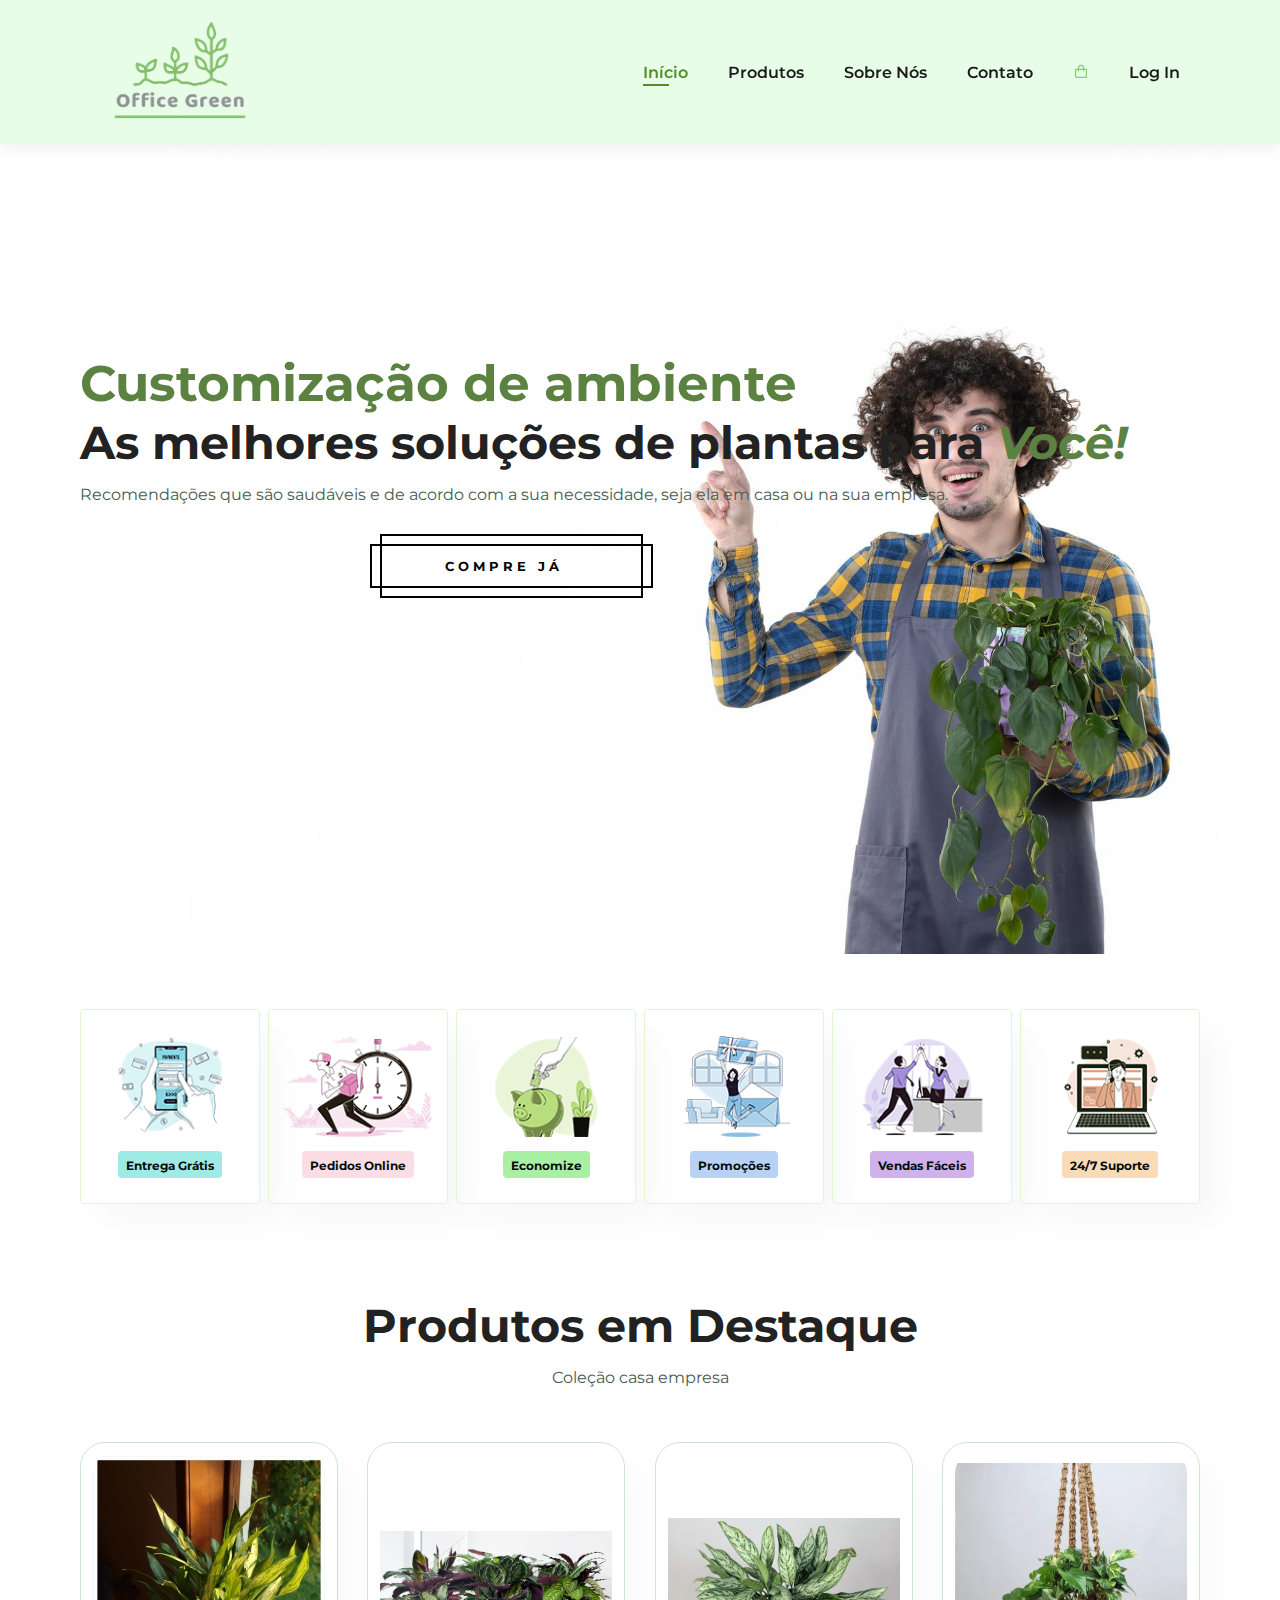
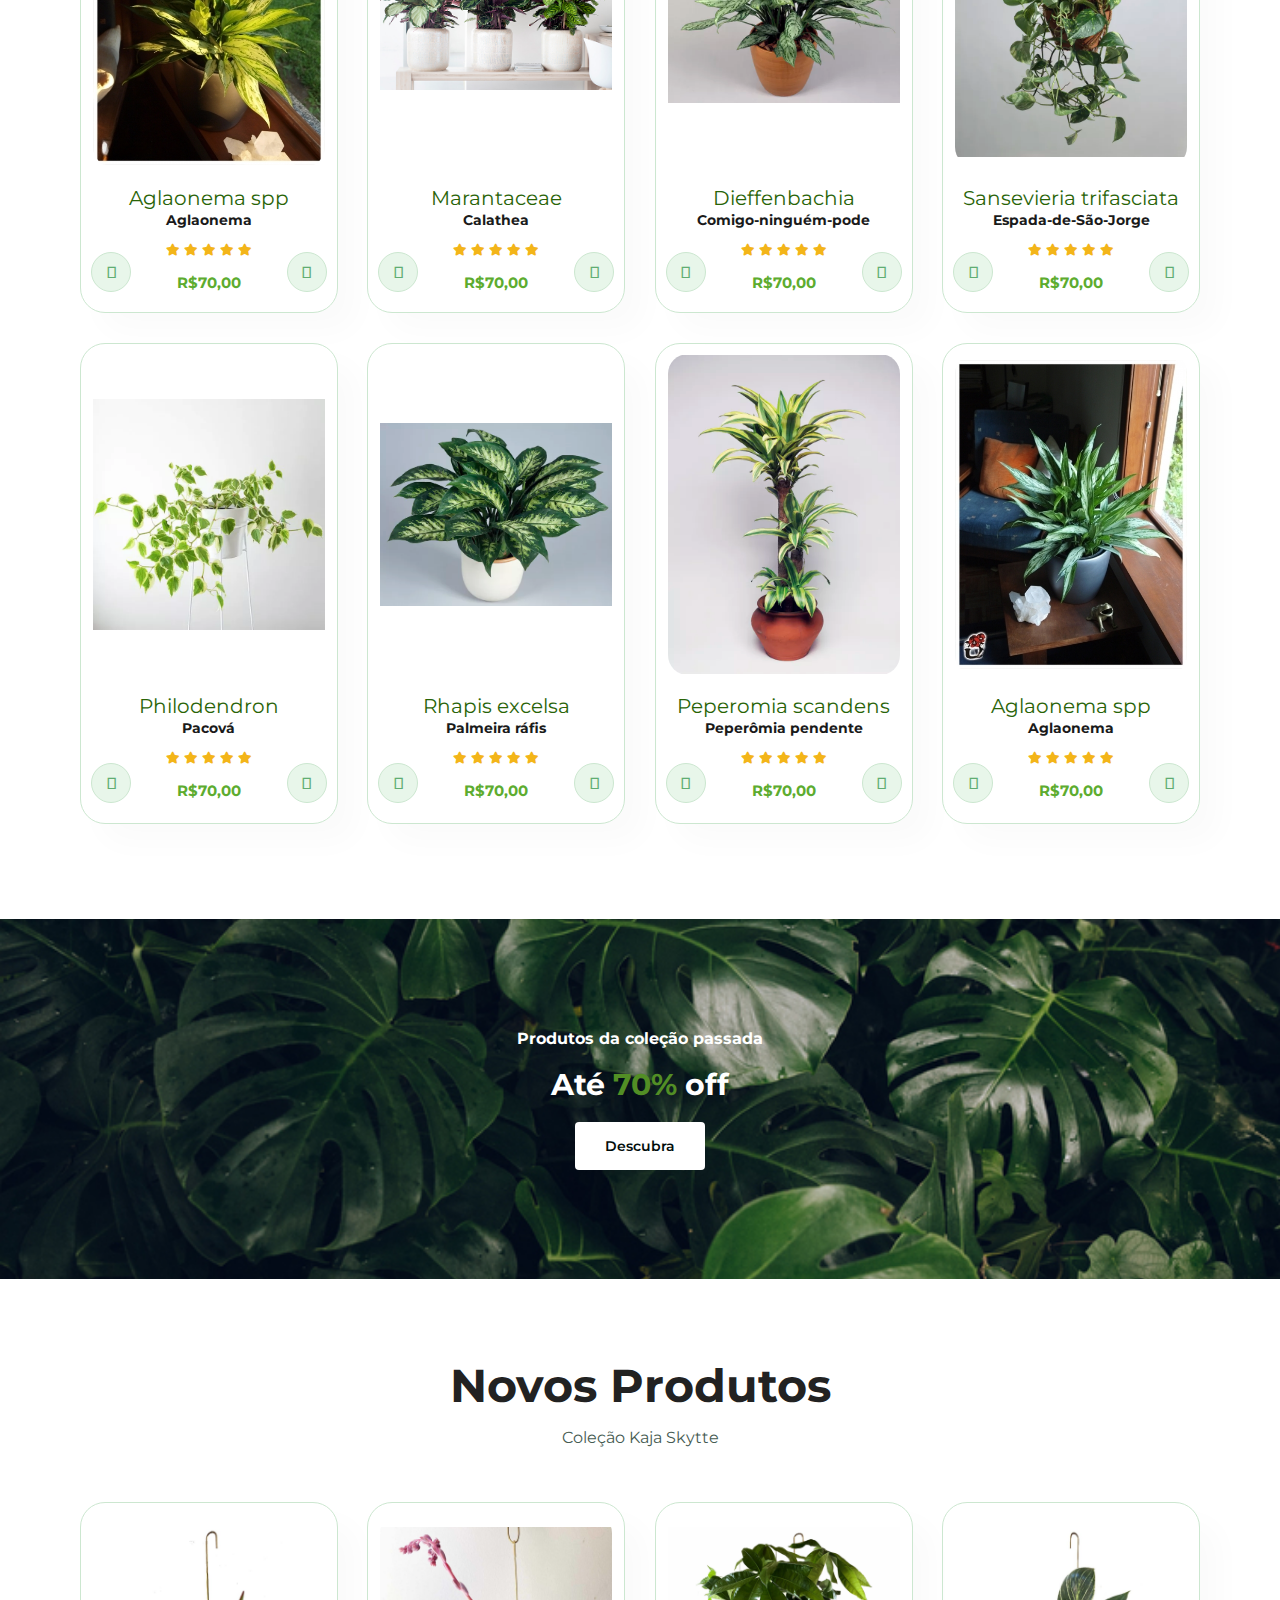
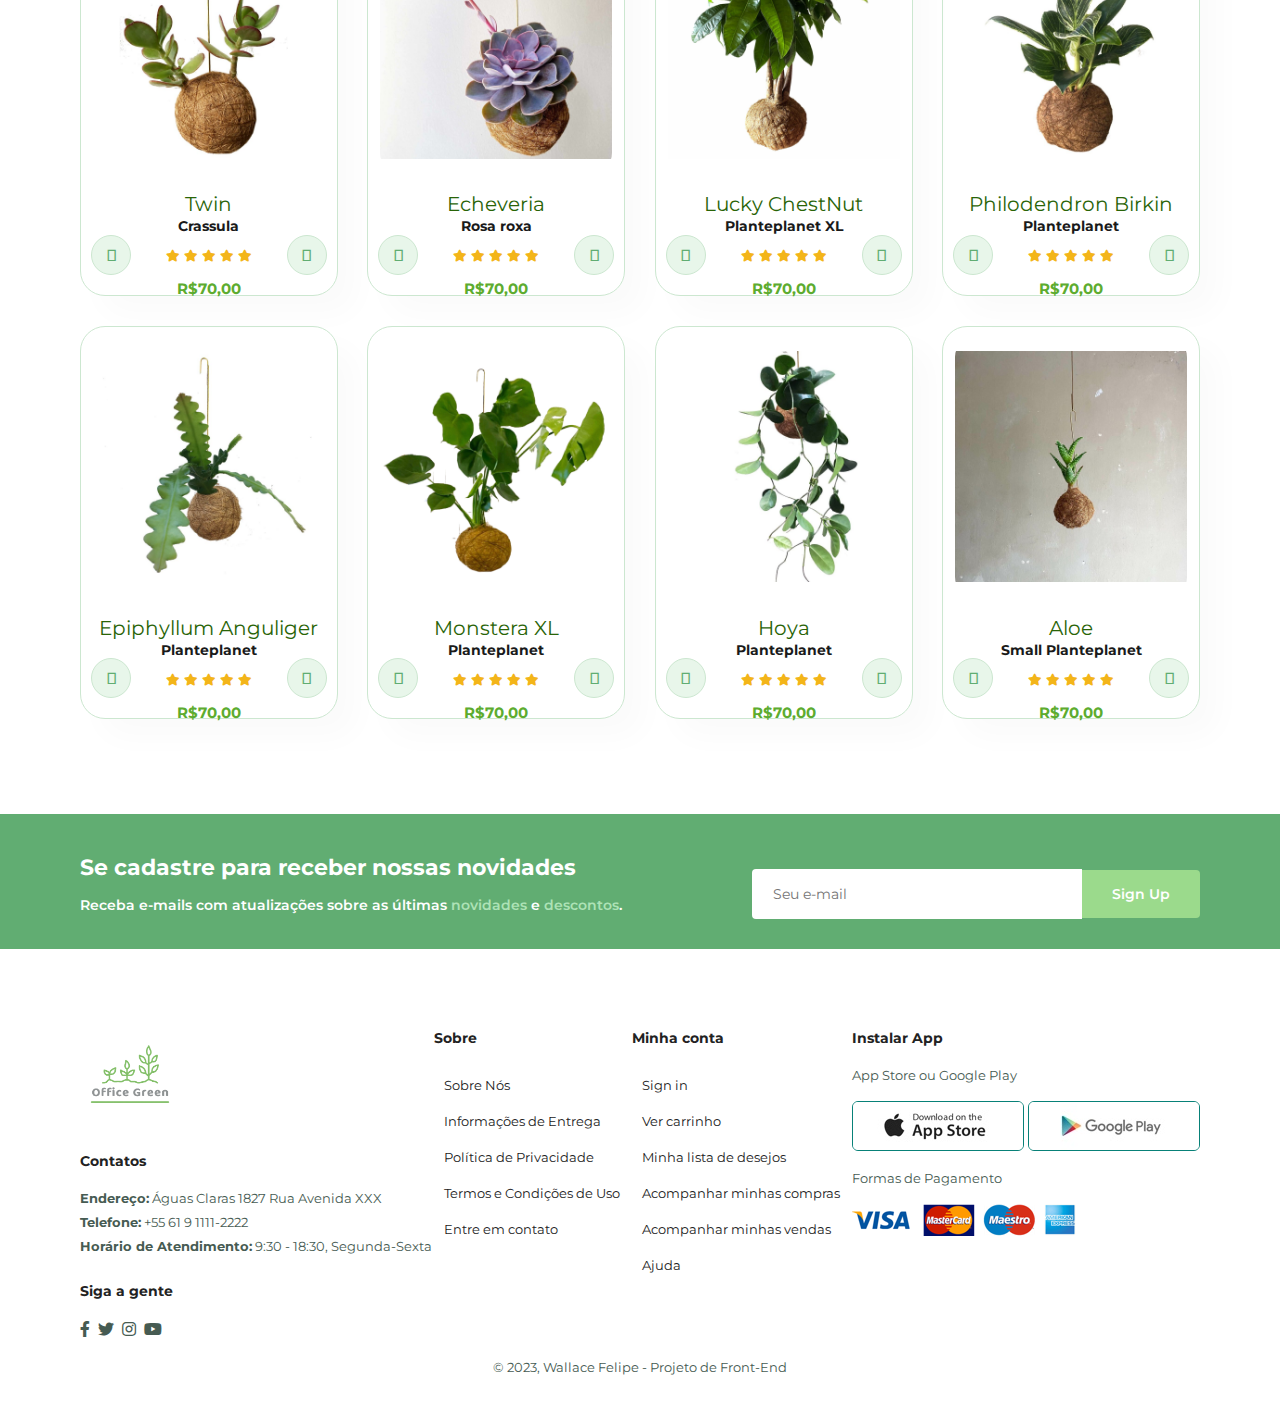
<file: public/index.html>
<!DOCTYPE html>
<html lang="en">
  <head>
    <meta charset="UTF-8" />
    <meta http-equiv="X-UA-Compatible" content="IE=edge" />
    <meta name="viewport" content="width=device-width, initial-scale=1.0" />
    <title>Office Green</title>
    <link rel="icon" href="img/logo.png" />
    <link
      href="https://unpkg.com/boxicons@2.1.4/css/boxicons.min.css"
      rel="stylesheet"
    />
    <link
      rel="stylesheet"
      href="https://pro.fontawesome.com/releases/v5.10.0/css/all.css"
    />
    <link rel="stylesheet" href="styles.css" />
  </head>
  <body>
    <section id="header">
      <a href="index.html"
        ><img src="img/logo.png" class="logo" alt="" width="200" height="100" />
      </a>

      <div>
        <u1 id="navbar">
          <li><a class="active" href="index.html">Início</a></li>
          <li><a href="produtos.html">Produtos</a></li>
          <li><a href="sobre.html">Sobre Nós</a></li>
          <li><a href="contato.html">Contato</a></li>
          <li id="lg-bag">
            <a href="carrinho.html"
              ><i class="bx bx-shopping-bag" style="color: #87cf6a"></i
            ></a>
          </li>
          <li><a href="login.html">Log In</a></li>
          <a href="#" id="close"><i class="far fa-times"></i></a>
        </u1>
      </div>
      <div id="mobile">
        <a href="carrinho.html"
          ><i class="bx bx-shopping-bag" style="color: #87cf6a"></i
        ></a>
        <i id="bar" class="fas fa-outdent"></i>
      </div>
    </section>

    <section id="hero">
      <h1>Customização de ambiente</h1>
      <h2>
        As melhores soluções de plantas para
        <span class="voceVerde">Você!</span>
      </h2>
      <p>
        Recomendações que são saudáveis e de acordo com a sua necessidade, seja
        ela em casa ou na sua empresa.
      </p>
      <button class="button">
        Compre Já
        <div class="button__horizontal"></div>
        <div class="button__vertical"></div>
      </button>
    </section>

    <section id="feature" class="section-p1">
      <div class="fe-box">
        <img src="img/features/f1.png" alt="" />
        <h6>Entrega Grátis</h6>
      </div>
      <div class="fe-box">
        <img src="img/features/f2.png" alt="" />
        <h6>Pedidos Online</h6>
      </div>
      <div class="fe-box">
        <img src="img/features/f3.png" alt="" />
        <h6>Economize</h6>
      </div>
      <div class="fe-box">
        <img src="img/features/f4.png" alt="" />
        <h6>Promoções</h6>
      </div>
      <div class="fe-box">
        <img src="img/features/f5.png" alt="" />
        <h6>Vendas Fáceis</h6>
      </div>
      <div class="fe-box">
        <img src="img/features/f6.png" alt="" />
        <h6>24/7 Suporte</h6>
      </div>
    </section>

    <section id="product1" class="section-p1">
      <h2>Produtos em Destaque</h2>
      <p>Coleção casa empresa</p>
      <div class="pro-container">
        <div class="pro" onclick="window.location.href='produto.html';">
          <img src="img/products/Aglaonema4.png.jpeg" alt="" />
          <div class="des">
            <span>Aglaonema spp</span>
            <h5>Aglaonema</h5>
            <div class="star">
              <i class="fas fa-star"></i>
              <i class="fas fa-star"></i>
              <i class="fas fa-star"></i>
              <i class="fas fa-star"></i>
              <i class="fas fa-star"></i>
            </div>
            <h4>R$70,00</h4>
          </div>
          <a href="carrinho.html"><i class="fal fa-shopping-cart cart"></i></a>
          <a href="listaDesejos.html"
            ><i class="fal fa-duotone fa-star favorite"></i
          ></a>
        </div>
        <div class="pro">
          <img src="img/products/Calathea.png" alt="" />
          <div class="des">
            <span>Marantaceae</span>
            <h5>Calathea</h5>
            <div class="star">
              <i class="fas fa-star"></i>
              <i class="fas fa-star"></i>
              <i class="fas fa-star"></i>
              <i class="fas fa-star"></i>
              <i class="fas fa-star"></i>
            </div>
            <h4>R$70,00</h4>
          </div>
          <a href="#"><i class="fal fa-shopping-cart cart"></i></a>
          <a href="listaDesejos.html"
            ><i class="fal fa-duotone fa-star favorite"></i
          ></a>
        </div>
        <div class="pro">
          <img src="img/products/Comigo-ninguém-pode.png" alt="" />
          <div class="des">
            <span>Dieffenbachia</span>
            <h5>Comigo-ninguém-pode</h5>
            <div class="star">
              <i class="fas fa-star"></i>
              <i class="fas fa-star"></i>
              <i class="fas fa-star"></i>
              <i class="fas fa-star"></i>
              <i class="fas fa-star"></i>
            </div>
            <h4>R$70,00</h4>
          </div>
          <a href="#"><i class="fal fa-shopping-cart cart"></i></a>
          <a href="listaDesejos.html"
            ><i class="fal fa-duotone fa-star favorite"></i
          ></a>
        </div>
        <div class="pro">
          <img src="img/products/Espada-de-São-Jorge.png" alt="" />
          <div class="des">
            <span>Sansevieria trifasciata</span>
            <h5>Espada-de-São-Jorge</h5>
            <div class="star">
              <i class="fas fa-star"></i>
              <i class="fas fa-star"></i>
              <i class="fas fa-star"></i>
              <i class="fas fa-star"></i>
              <i class="fas fa-star"></i>
            </div>
            <h4>R$70,00</h4>
          </div>
          <a href="#"><i class="fal fa-shopping-cart cart"></i></a>
          <a href="listaDesejos.html"
            ><i class="fal fa-duotone fa-star favorite"></i
          ></a>
        </div>
        <div class="pro">
          <img src="img/products/Pacová.png" alt="" />
          <div class="des">
            <span>Philodendron</span>
            <h5>Pacová</h5>
            <div class="star">
              <i class="fas fa-star"></i>
              <i class="fas fa-star"></i>
              <i class="fas fa-star"></i>
              <i class="fas fa-star"></i>
              <i class="fas fa-star"></i>
            </div>
            <h4>R$70,00</h4>
          </div>
          <a href="#"><i class="fal fa-shopping-cart cart"></i></a>
          <a href="listaDesejos.html"
            ><i class="fal fa-duotone fa-star favorite"></i
          ></a>
        </div>
        <div class="pro">
          <img src="img/products/Palmeira-ráfis.png" alt="" />
          <div class="des">
            <span>Rhapis excelsa</span>
            <h5>Palmeira ráfis</h5>
            <div class="star">
              <i class="fas fa-star"></i>
              <i class="fas fa-star"></i>
              <i class="fas fa-star"></i>
              <i class="fas fa-star"></i>
              <i class="fas fa-star"></i>
            </div>
            <h4>R$70,00</h4>
          </div>
          <a href="#"><i class="fal fa-shopping-cart cart"></i></a>
          <a href="listaDesejos.html"
            ><i class="fal fa-duotone fa-star favorite"></i
          ></a>
        </div>
        <div class="pro">
          <img src="img/products/Peperômia pendente.png" alt="" />
          <div class="des">
            <span>Peperomia scandens</span>
            <h5>Peperômia pendente</h5>
            <div class="star">
              <i class="fas fa-star"></i>
              <i class="fas fa-star"></i>
              <i class="fas fa-star"></i>
              <i class="fas fa-star"></i>
              <i class="fas fa-star"></i>
            </div>
            <h4>R$70,00</h4>
          </div>
          <a href="#"><i class="fal fa-shopping-cart cart"></i></a>
          <a href="listaDesejos.html"
            ><i class="fal fa-duotone fa-star favorite"></i
          ></a>
        </div>
        <div class="pro">
          <img src="img/products/Aglaonema2.png.jpeg" alt="" />
          <div class="des">
            <span>Aglaonema spp</span>
            <h5>Aglaonema</h5>
            <div class="star">
              <i class="fas fa-star"></i>
              <i class="fas fa-star"></i>
              <i class="fas fa-star"></i>
              <i class="fas fa-star"></i>
              <i class="fas fa-star"></i>
            </div>
            <h4>R$70,00</h4>
          </div>
          <a href="#"><i class="fal fa-shopping-cart cart"></i></a>
          <a href="listaDesejos.html"
            ><i class="fal fa-duotone fa-star favorite"></i
          ></a>
        </div>
      </div>
    </section>

    <section id="banner" class="section-m1">
      <h4>Produtos da coleção passada</h4>
      <h2>Até<span> 70% </span>off</h2>
      <button class="normal">Descubra</button>
    </section>

    <section id="product1" class="section-p1">
      <h2>Novos Produtos</h2>
      <p>Coleção Kaja Skytte</p>
      <div class="pro-container">
        <div class="pro">
          <img src="img/products/Crassula.png" alt="" />
          <div class="des">
            <span>Twin</span>
            <h5>Crassula</h5>
            <div class="star">
              <i class="fas fa-star"></i>
              <i class="fas fa-star"></i>
              <i class="fas fa-star"></i>
              <i class="fas fa-star"></i>
              <i class="fas fa-star"></i>
            </div>
            <h4>R$70,00</h4>
          </div>
          <a href="#"><i class="fal fa-shopping-cart cart"></i></a>
          <a href="listaDesejos.html"
            ><i class="fal fa-duotone fa-star favorite"></i
          ></a>
        </div>
        <div class="pro">
          <img src="img/products/echeveria.png" alt="" />
          <div class="des">
            <span>Echeveria</span>
            <h5>Rosa roxa</h5>
            <div class="star">
              <i class="fas fa-star"></i>
              <i class="fas fa-star"></i>
              <i class="fas fa-star"></i>
              <i class="fas fa-star"></i>
              <i class="fas fa-star"></i>
            </div>
            <h4>R$70,00</h4>
          </div>
          <a href="#"><i class="fal fa-shopping-cart cart"></i></a>
          <a href="listaDesejos.html"
            ><i class="fal fa-duotone fa-star favorite"></i
          ></a>
        </div>
        <div class="pro">
          <img src="img/products/chestnuts.png" alt="" />
          <div class="des">
            <span>Lucky ChestNut</span>
            <h5>Planteplanet XL</h5>
            <div class="star">
              <i class="fas fa-star"></i>
              <i class="fas fa-star"></i>
              <i class="fas fa-star"></i>
              <i class="fas fa-star"></i>
              <i class="fas fa-star"></i>
            </div>
            <h4>R$70,00</h4>
          </div>
          <a href="#"><i class="fal fa-shopping-cart cart"></i></a>
          <a href="listaDesejos.html"
            ><i class="fal fa-duotone fa-star favorite"></i
          ></a>
        </div>
        <div class="pro">
          <img src="img/products/philodendron.png" alt="" />
          <div class="des">
            <span>Philodendron Birkin</span>
            <h5>Planteplanet</h5>
            <div class="star">
              <i class="fas fa-star"></i>
              <i class="fas fa-star"></i>
              <i class="fas fa-star"></i>
              <i class="fas fa-star"></i>
              <i class="fas fa-star"></i>
            </div>
            <h4>R$70,00</h4>
          </div>
          <a href="#"><i class="fal fa-shopping-cart cart"></i></a>
          <a href="listaDesejos.html"
            ><i class="fal fa-duotone fa-star favorite"></i
          ></a>
        </div>
        <div class="pro">
          <img src="img/products/Epiphyllum.png" alt="" />
          <div class="des">
            <span>Epiphyllum Anguliger</span>
            <h5>Planteplanet</h5>
            <div class="star">
              <i class="fas fa-star"></i>
              <i class="fas fa-star"></i>
              <i class="fas fa-star"></i>
              <i class="fas fa-star"></i>
              <i class="fas fa-star"></i>
            </div>
            <h4>R$70,00</h4>
          </div>
          <a href="#"><i class="fal fa-shopping-cart cart"></i></a>
          <a href="listaDesejos.html"
            ><i class="fal fa-duotone fa-star favorite"></i
          ></a>
        </div>
        <div class="pro">
          <img src="img/products/monstera.png" alt="" />
          <div class="des">
            <span>Monstera XL</span>
            <h5>Planteplanet</h5>
            <div class="star">
              <i class="fas fa-star"></i>
              <i class="fas fa-star"></i>
              <i class="fas fa-star"></i>
              <i class="fas fa-star"></i>
              <i class="fas fa-star"></i>
            </div>
            <h4>R$70,00</h4>
          </div>
          <a href="#"><i class="fal fa-shopping-cart cart"></i></a>
          <a href="listaDesejos.html"
            ><i class="fal fa-duotone fa-star favorite"></i
          ></a>
        </div>
        <div class="pro">
          <img src="img/products/hoya.png" alt="" />
          <div class="des">
            <span>Hoya</span>
            <h5>Planteplanet</h5>
            <div class="star">
              <i class="fas fa-star"></i>
              <i class="fas fa-star"></i>
              <i class="fas fa-star"></i>
              <i class="fas fa-star"></i>
              <i class="fas fa-star"></i>
            </div>
            <h4>R$70,00</h4>
          </div>
          <a href="#"><i class="fal fa-shopping-cart cart"></i></a>
          <a href="listaDesejos.html"
            ><i class="fal fa-duotone fa-star favorite"></i
          ></a>
        </div>
        <div class="pro">
          <img src="img/products/minicrassula.png" alt="" />
          <div class="des">
            <span>Aloe</span>
            <h5>Small Planteplanet</h5>
            <div class="star">
              <i class="fas fa-star"></i>
              <i class="fas fa-star"></i>
              <i class="fas fa-star"></i>
              <i class="fas fa-star"></i>
              <i class="fas fa-star"></i>
            </div>
            <h4>R$70,00</h4>
          </div>
          <a href="#"><i class="fal fa-shopping-cart cart"></i></a>
          <a href="listaDesejos.html"
            ><i class="fal fa-duotone fa-star favorite"></i
          ></a>
        </div>
      </div>
    </section>

    <section id="newsletter" class="section-p1 section-m1">
      <div class="newstext">
        <h4>Se cadastre para receber nossas novidades</h4>
        <p>
          Receba e-mails com atualizações sobre as últimas
          <span>novidades</span> e <span>descontos</span>.
        </p>
      </div>
      <div class="form">
        <input type="text" placeholder="Seu e-mail" />
        <button class="normal">Sign Up</button>
      </div>
    </section>

    <footer class="section-p1">
      <div class="col">
        <a href="index.html"><img class="logo" src="img/logo.png" alt="" /> </a>
        <h4>Contatos</h4>
        <p><strong>Endereço:</strong> Águas Claras 1827 Rua Avenida XXX</p>
        <p><strong>Telefone:</strong> +55 61 9 1111-2222</p>
        <p>
          <strong>Horário de Atendimento:</strong> 9:30 - 18:30, Segunda-Sexta
        </p>
        <div class="follow">
          <h4>Siga a gente</h4>
          <div class="icon">
            <i class="fab fa-facebook-f"></i>
            <i class="fab fa-twitter"></i>
            <i class="fab fa-instagram"></i>
            <i class="fab fa-youtube"></i>
          </div>
        </div>
      </div>
      <div class="col">
        <h4>Sobre</h4>
        <a href="sobre.html">Sobre Nós</a>
        <a href="acompanharCompras.html">Informações de Entrega</a>
        <a href="contato.html">Política de Privacidade</a>
        <a href="contato.html">Termos e Condições de Uso</a>
        <a href="contato.html">Entre em contato</a>
      </div>
      <div class="col">
        <h4>Minha conta</h4>
        <a href="login.html">Sign in</a>
        <a href="carrinho.html">Ver carrinho</a>
        <a href="listaDesejos.html">Minha lista de desejos</a>
        <a href="acompanharCompras.html">Acompanhar minhas compras</a>
        <a href="acompanharVendas.html">Acompanhar minhas vendas</a>
        <a href="contato.html">Ajuda</a>
      </div>
      <div class="col install">
        <h4>Instalar App</h4>
        <p>App Store ou Google Play</p>
        <div class="row">
          <img src="img/pay/app.jpg" alt="" />
          <img src="img/pay/play.jpg" alt="" />
        </div>
        <p>Formas de Pagamento</p>
        <img src="img/pay/pay.png" alt="" />
      </div>

      <div class="copyright">
        <p>© 2023, Wallace Felipe - Projeto de Front-End</p>
      </div>
    </footer>

    <script src="script.js"></script>
  </body>
</html>
</file>
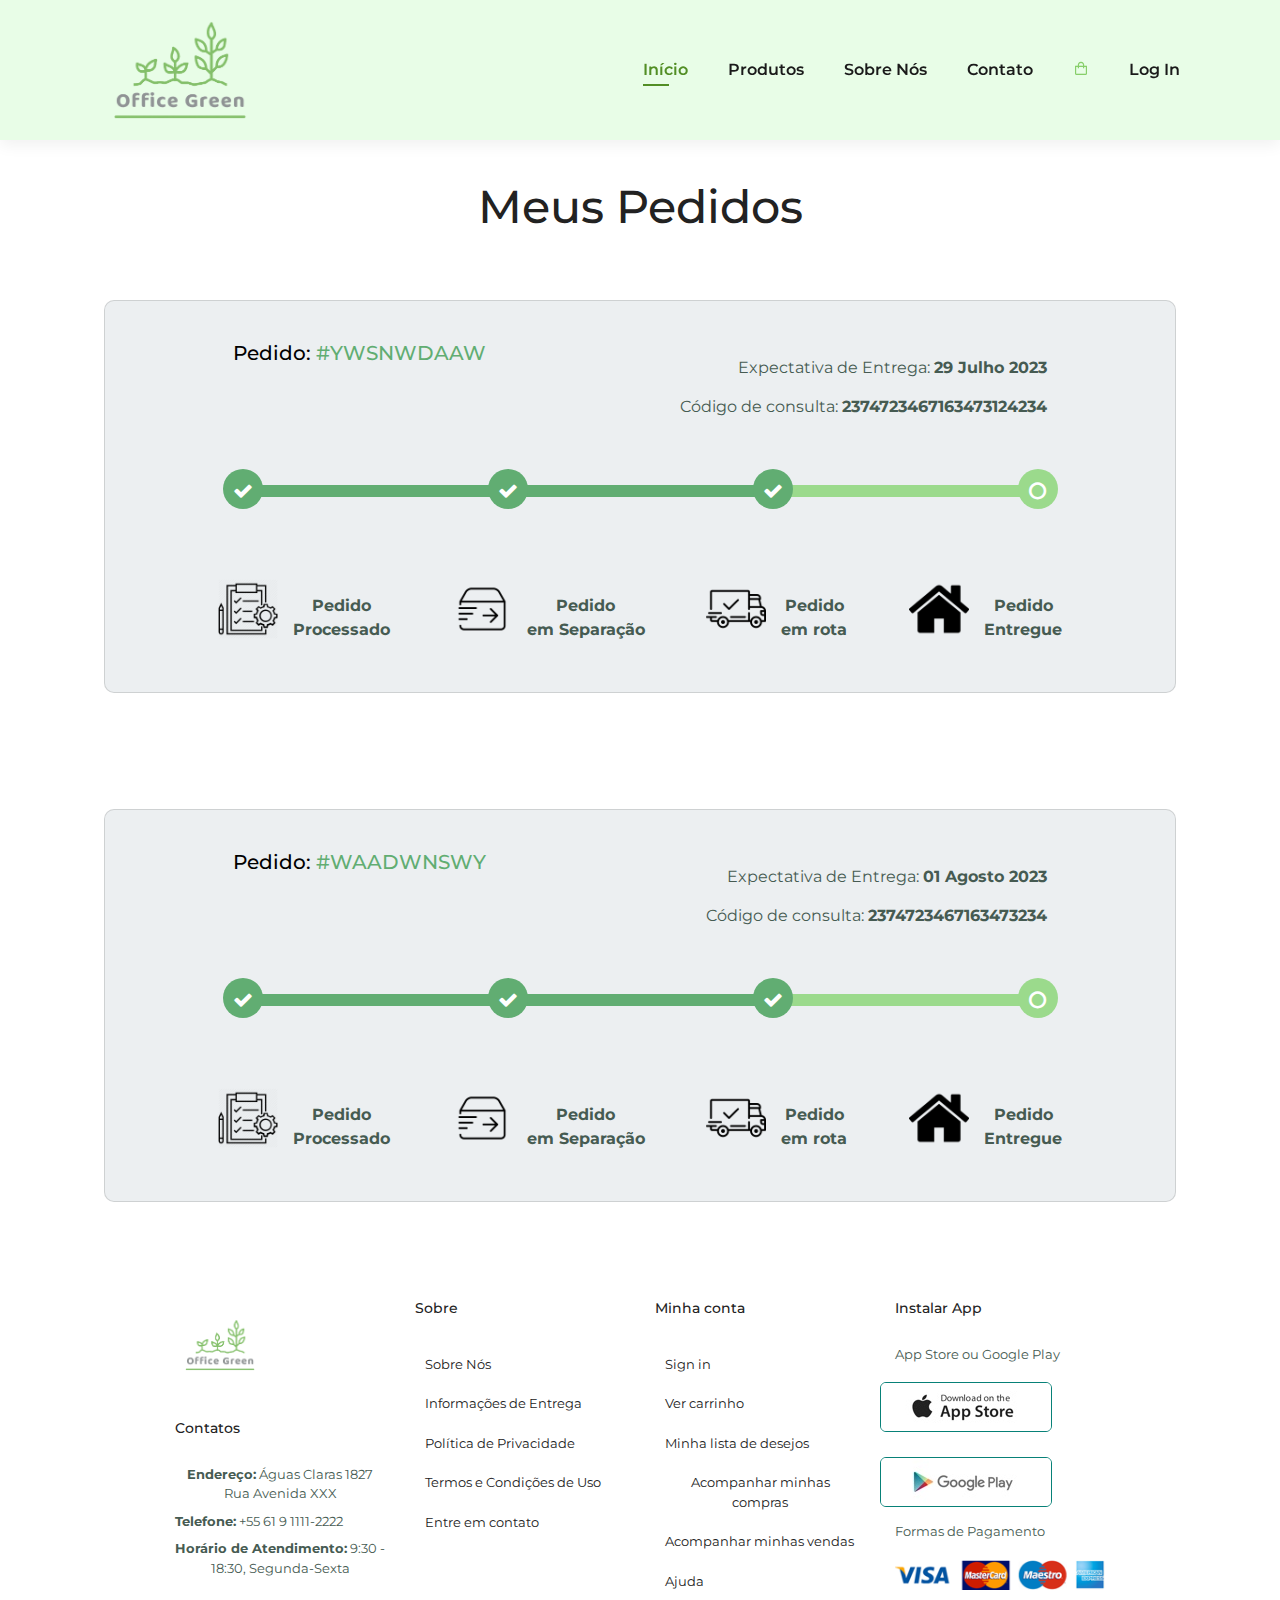
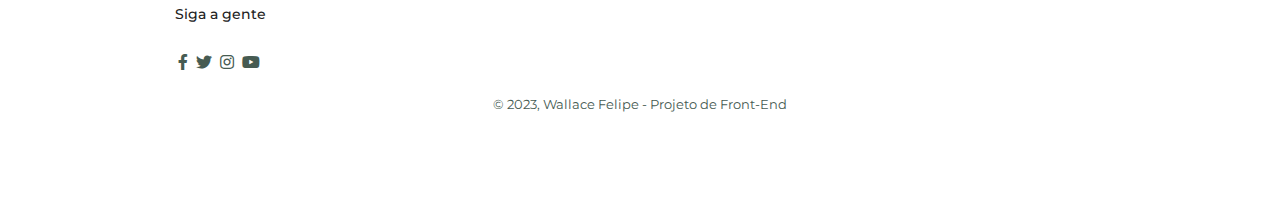
<file: public/acompanharCompras.html>
<!DOCTYPE html>
<html lang="en">
  <head>
    <meta charset="UTF-8" />
    <meta http-equiv="X-UA-Compatible" content="IE=edge" />
    <meta name="viewport" content="width=device-width, initial-scale=1.0" />
    <link
      href="https://unpkg.com/boxicons@2.1.4/css/boxicons.min.css"
      rel="stylesheet"
    />
    <link
      rel="stylesheet"
      href="https://cdn.jsdelivr.net/npm/bootstrap@4.3.1/dist/css/bootstrap.min.css"
      integrity="sha384-ggOyR0iXCbMQv3Xipma34MD+dH/1fQ784/j6cY/iJTQUOhcWr7x9JvoRxT2MZw1T"
      crossorigin="anonymous"
    />
    <link
      rel="stylesheet"
      href="https://cdnjs.cloudflare.com/ajax/libs/font-awesome/4.7.0/css/font-awesome.css"
      integrity="sha512-5A8nwdMOWrSz20fDsjczgUidUBR8liPYU+WymTZP1lmY9G6Oc7HlZv156XqnsgNUzTyMefFTcsFH/tnJE/+xBg=="
      crossorigin="anonymous"
      referrerpolicy="no-referrer"
    />
    <link
      rel="stylesheet"
      href="https://pro.fontawesome.com/releases/v5.10.0/css/all.css"
    />
    <link rel="stylesheet" href="styles.css" />
    <link rel="icon" href="img/logo.png" />
    <title>Office Green</title>
  </head>
  <body>
    <section id="header">
      <a href="index.html"
        ><img src="img/logo.png" class="logo" alt="" width="200" height="100" />
      </a>

      <div>
        <u1 id="navbar">
          <li><a class="active" href="index.html">Início</a></li>
          <li><a href="produtos.html">Produtos</a></li>
          <li><a href="sobre.html">Sobre Nós</a></li>
          <li><a href="contato.html">Contato</a></li>
          <li id="lg-bag">
            <a href="carrinho.html"
              ><i class="bx bx-shopping-bag" style="color: #87cf6a"></i
            ></a>
          </li>
          <li><a href="login.html">Log In</a></li>
          <a href="#" id="close"><i class="far fa-times"></i></a>
        </u1>
      </div>
      <div id="mobile">
        <a href="carrinho.html"
          ><i class="bx bx-shopping-bag" style="color: #87cf6a"></i
        ></a>
        <i id="bar" class="fas fa-outdent"></i>
      </div>
    </section>


    <section id="product1" class="section-p1">
        <h2>Meus Pedidos</h2>

    <section id="acompanhamento">
      <div class="container px-1 px-md-4 py-5 mx-auto">
        <div class="card">
          <div class="row d-flex justify-content-between px-3 top">
            <div class="d-flex">
              <h5>
                Pedido:
                <span class="numeroPedido">#YWSNWDAAW</span>
              </h5>
            </div>
            <div class="d-flex flex-column text-sm-right">
              <p class="mb-0">
                Expectativa de Entrega:
                <span class="font-weight-bold">29 Julho 2023</span>
              </p>
              <p>
                Código de consulta: 
                <span class="font-weight-bold">2374723467163473124234</span>
              </p>
            </div>
          </div>
          <!-- Add class "active" to progress -->
          <div class="row d-flex justify-content-center">
            <div class="col-12">
              <ul id="progressbar" class="text-center">
                <li class="active step0"></li>
                <li class="active step0"></li>
                <li class="active step0"></li>
                <li class="step0"></li>
              </ul>
            </div>
          </div>
          <div class="row justify-content-between top">
            <div class="row d-flex icon-content">
              <img
                src="./img/Acompanhar pedidos/CheckList.png"
                alt=""
                class="icon"
              />
              <div class="d-flex flex-column">
                <p class="font-weight-bold">Pedido <br />Processado</p>
              </div>
            </div>
            <div class="row d-flex icon-content">
              <img
                src="./img/Acompanhar pedidos/Delivery.png"
                alt=""
                class="icon"
              />
              <div class="d-flex flex-column">
                <p class="font-weight-bold">Pedido <br />em Separação</p>
              </div>
            </div>
            <div class="row d-flex icon-content">
              <img
                src="./img/Acompanhar pedidos/Shipping.png"
                alt=""
                class="icon"
              />
              <div class="d-flex flex-column">
                <p class="font-weight-bold">Pedido <br />em rota</p>
              </div>
            </div>
            <div class="row d-flex icon-content">
              <img
                src="./img/Acompanhar pedidos/Home.png"
                alt=""
                class="icon"
              />
              <div class="d-flex flex-column">
                <p class="font-weight-bold">Pedido <br />Entregue</p>
              </div>
            </div>
          </div>
        </div>
      </div>
      <div class="container px-1 px-md-4 py-5 mx-auto">
        <div class="card">
          <div class="row d-flex justify-content-between px-3 top">
            <div class="d-flex">
              <h5>
                Pedido:
                <span class="numeroPedido">#WAADWNSWY</span>
              </h5>
            </div>
            <div class="d-flex flex-column text-sm-right">
              <p class="mb-0">
                Expectativa de Entrega:
                <span class="font-weight-bold">01 Agosto 2023</span>
              </p>
              <p>
                Código de consulta: 
                <span class="font-weight-bold">2374723467163473234</span>
              </p>
            </div>
          </div>
          <!-- Add class "active" to progress -->
          <div class="row d-flex justify-content-center">
            <div class="col-12">
              <ul id="progressbar" class="text-center">
                <li class="active step0"></li>
                <li class="active step0"></li>
                <li class="active step0"></li>
                <li class="step0"></li>
              </ul>
            </div>
          </div>
          <div class="row justify-content-between top">
            <div class="row d-flex icon-content">
              <img
                src="./img/Acompanhar pedidos/CheckList.png"
                alt=""
                class="icon"
              />
              <div class="d-flex flex-column">
                <p class="font-weight-bold">Pedido <br />Processado</p>
              </div>
            </div>
            <div class="row d-flex icon-content">
              <img
                src="./img/Acompanhar pedidos/Delivery.png"
                alt=""
                class="icon"
              />
              <div class="d-flex flex-column">
                <p class="font-weight-bold">Pedido <br />em Separação</p>
              </div>
            </div>
            <div class="row d-flex icon-content">
              <img
                src="./img/Acompanhar pedidos/Shipping.png"
                alt=""
                class="icon"
              />
              <div class="d-flex flex-column">
                <p class="font-weight-bold">Pedido <br />em rota</p>
              </div>
            </div>
            <div class="row d-flex icon-content">
              <img
                src="./img/Acompanhar pedidos/Home.png"
                alt=""
                class="icon"
              />
              <div class="d-flex flex-column">
                <p class="font-weight-bold">Pedido <br />Entregue</p>
              </div>
            </div>
          </div>
        </div>
      </div>
    </section>
    

    <footer class="section-p1">
      <div class="col">
        <a href="index.html"><img class="logo" src="img/logo.png" alt="" /> </a>
        <h4>Contatos</h4>
        <p><strong>Endereço:</strong> Águas Claras 1827 Rua Avenida XXX</p>
        <p><strong>Telefone:</strong> +55 61 9 1111-2222</p>
        <p>
          <strong>Horário de Atendimento:</strong> 9:30 - 18:30, Segunda-Sexta
        </p>
        <div class="follow">
          <h4>Siga a gente</h4>
          <div class="icon">
            <i class="fab fa-facebook-f"></i>
            <i class="fab fa-twitter"></i>
            <i class="fab fa-instagram"></i>
            <i class="fab fa-youtube"></i>
          </div>
        </div>
      </div>
      <div class="col">
        <h4>Sobre</h4>
        <a href="sobre.html">Sobre Nós</a>
        <a href="acompanharCompras.html">Informações de Entrega</a>
        <a href="contato.html">Política de Privacidade</a>
        <a href="contato.html">Termos e Condições de Uso</a>
        <a href="contato.html">Entre em contato</a>
      </div>
      <div class="col">
        <h4>Minha conta</h4>
        <a href="login.html">Sign in</a>
        <a href="carrinho.html">Ver carrinho</a>
        <a href="listaDesejos.html">Minha lista de desejos</a>
        <a href="acompanharCompras.html">Acompanhar minhas compras</a>
        <a href="acompanharVendas.html">Acompanhar minhas vendas</a>
        <a href="contato.html">Ajuda</a>
      </div>
      <div class="col install">
        <h4>Instalar App</h4>
        <p>App Store ou Google Play</p>
        <div class="row">
          <img src="img/pay/app.jpg" alt="" />
          <img src="img/pay/play.jpg" alt="" />
        </div>
        <p>Formas de Pagamento</p>
        <img src="img/pay/pay.png" alt="" />
      </div>

      <div class="copyright">
        <p>© 2023, Wallace Felipe - Projeto de Front-End</p>
      </div>
    </footer>

    <script src="script.js"></script>
  </body>
</html>
</file>
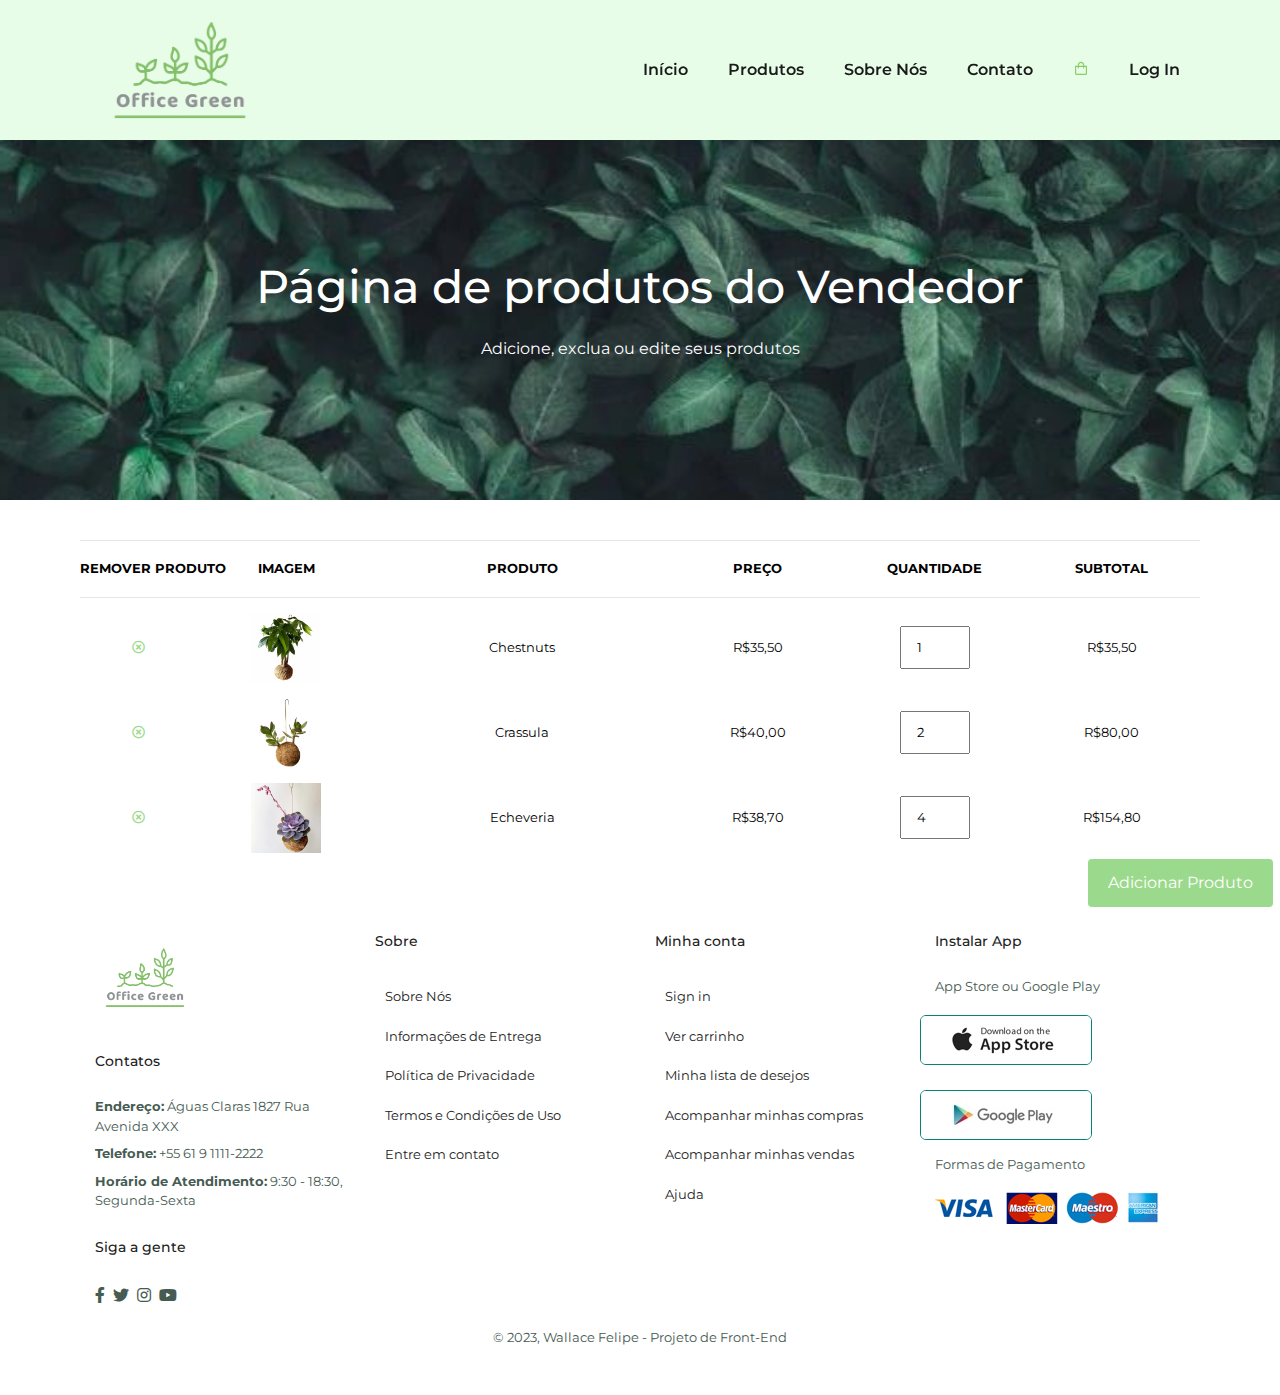
<file: public/acompanharVendas.html>
<!DOCTYPE html>
<html lang="en">
  <head>
    <meta charset="UTF-8" />
    <meta http-equiv="X-UA-Compatible" content="IE=edge" />
    <meta name="viewport" content="width=device-width, initial-scale=1.0" />
    <link rel="stylesheet" href="https://cdn.jsdelivr.net/npm/bootstrap@4.0.0/dist/css/bootstrap.min.css" integrity="sha384-Gn5384xqQ1aoWXA+058RXPxPg6fy4IWvTNh0E263XmFcJlSAwiGgFAW/dAiS6JXm" crossorigin="anonymous">
    <title>Office Green</title>
    <link rel="icon" href="img/logo.png" />
    <link
      href="https://unpkg.com/boxicons@2.1.4/css/boxicons.min.css"
      rel="stylesheet"
    />
    <link
      rel="stylesheet"
      href="https://pro.fontawesome.com/releases/v5.10.0/css/all.css"
    />
    <link rel="stylesheet" href="styles.css" />
  </head>
  <body>
    <section id="header">
      <a href="index.html"
        ><img src="img/logo.png" class="logo" alt="" width="200" height="100" />
      </a>

      <div>
        <u1 id="navbar">
          <li><a  href="index.html">Início</a></li>
          <li><a href="produtos.html">Produtos</a></li>
          <li><a href="sobre.html">Sobre Nós</a></li>
          <li><a href="contato.html">Contato</a></li>
          <li id="lg-bag">
            <a href="carrinho.html"
              ><i class="bx bx-shopping-bag" style="color: #87cf6a"></i
            ></a>
          </li>
          <li><a href="login.html">Log In</a></li>
          <a href="#" id="close"><i class="far fa-times"></i></a>
        </u1>
      </div>
      <div id="mobile">
        <a href="carrinho.html"
          ><i class="bx bx-shopping-bag" style="color: #87cf6a"></i
        ></a>
        <i id="bar" class="fas fa-outdent"></i>
      </div>
    </section>

    <section id="page-header" class="sobre-header">
      <h2>Página de produtos do Vendedor</h2>
      <p>Adicione, exclua ou edite seus produtos</p>
    </section>

<div class="botaoModal">
    <button  type="button" class="btn btn-primary" data-toggle="modal" data-target=".bd-example-modal-lg">
      Adicionar Produto
    </button>
  </div>
    <div class="modal fade bd-example-modal-lg" tabindex="-1" role="dialog" aria-labelledby="myLargeModalLabel" aria-hidden="true">
      <div class="modal-dialog modal-lg" role="document">
        <div class="modal-content">
          <div class="modal-header">
            <button type="button" class="close" data-dismiss="modal" aria-label="Close">
              <span aria-hidden="true">&times;</span>
            </button>
          </div>
          <div class="modal-body">
        <section id="adminVendas">
          <div class="container">
            <div class="adminProdutoForm">
              <form action="#">
                <h3>Adicionar novo produto</h3>
                <input
                  type="text"
                  placeholder="insira nome do produto"
                  name="nomeProduto"
                  class="box"
                />
                <input
                  type="text"
                  placeholder="insira descrição do produto"
                  name="descricaoProduto"
                  class="box"
                />
                <input
                  type="text"
                  placeholder="insira valor do produto"
                  name="valorProduto"
                  class="box"
                />
                <input
                  class="btnImagem"
                  type="file"
                  accept="image/png, image/jpeg, image/jpg"
                  name="imagemProduto"
                  class="box"
                />
              </form>
            </div>
          </div>
        </section>
      </div>
      <div class="modal-footer">
        <button type="button" class="btn btn-secondary" data-dismiss="modal">Fechar</button>
        <button type="button" class="btn btn-primary" data-dismiss="modal">Adicionar Produto</button>
      </div>
    </div>
  </div>
</div>
  

    <section id="carrinho" class="section-p1">
      <table width="100%">
        <thead>
          <tr>
            <td>Remover produto</td>
            <td>Imagem</td>
            <td>Produto</td>
            <td>Preço</td>
            <td>Quantidade</td>
            <td>SubTotal</td>
          </tr>
        </thead>
        <tbody>
          <tr>
            <td>
              <i class="far fa-times-circle closeButton"></i>
            </td>
            <td><img src="img/products/chestnuts.png" alt="" /></td>
            <td>Chestnuts</td>
            <td>R$35,50</td>
            <td><input type="number" value="1" /></td>
            <td>R$35,50</td>
          </tr>
          <td>
          <i class="far fa-times-circle closeButton"></i>
          </td>
          <td><img src="img/products/Crassula.png" alt="" /></td>
          <td>Crassula</td>
          <td>R$40,00</td>
          <td><input type="number" value="2" /></td>
          <td>R$80,00</td>
        </tr>
        <td>
            <i class="far fa-times-circle closeButton"></i>
          </td>
          <td><img src="img/products/echeveria.png" alt="" /></td>
          <td>Echeveria</td>
          <td>R$38,70</td>
          <td><input type="number" value="4" /></td>
          <td>R$154,80</td>
        </tr>
        </tbody>
      </table>
    </section>

    <footer class="section-p1">
      <div class="col">
        <a href="index.html"><img class="logo" src="img/logo.png" alt="" /> </a>
        <h4>Contatos</h4>
        <p><strong>Endereço:</strong> Águas Claras 1827 Rua Avenida XXX</p>
        <p><strong>Telefone:</strong> +55 61 9 1111-2222</p>
        <p>
          <strong>Horário de Atendimento:</strong> 9:30 - 18:30, Segunda-Sexta
        </p>
        <div class="follow">
          <h4>Siga a gente</h4>
          <div class="icon">
            <i class="fab fa-facebook-f"></i>
            <i class="fab fa-twitter"></i>
            <i class="fab fa-instagram"></i>
            <i class="fab fa-youtube"></i>
          </div>
        </div>
      </div>
      <div class="col">
        <h4>Sobre</h4>
        <a href="sobre.html">Sobre Nós</a>
        <a href="acompanharCompras.html">Informações de Entrega</a>
        <a href="contato.html">Política de Privacidade</a>
        <a href="contato.html">Termos e Condições de Uso</a>
        <a href="contato.html">Entre em contato</a>
      </div>
      <div class="col">
        <h4>Minha conta</h4>
        <a href="login.html">Sign in</a>
        <a href="carrinho.html">Ver carrinho</a>
        <a href="listaDesejos.html">Minha lista de desejos</a>
        <a href="acompanharCompras.html">Acompanhar minhas compras</a>
        <a href="acompanharVendas.html">Acompanhar minhas vendas</a>
        <a href="contato.html">Ajuda</a>
      </div>
      <div class="col install">
        <h4>Instalar App</h4>
        <p>App Store ou Google Play</p>
        <div class="row">
          <img src="img/pay/app.jpg" alt="" />
          <img src="img/pay/play.jpg" alt="" />
        </div>
        <p>Formas de Pagamento</p>
        <img src="img/pay/pay.png" alt="" />
      </div>

      <div class="copyright">
        <p>© 2023, Wallace Felipe - Projeto de Front-End</p>
      </div>
    </footer>

    <script src="script.js"></script>
    <script src="https://code.jquery.com/jquery-3.2.1.slim.min.js" integrity="sha384-KJ3o2DKtIkvYIK3UENzmM7KCkRr/rE9/Qpg6aAZGJwFDMVNA/GpGFF93hXpG5KkN" crossorigin="anonymous"></script>
<script src="https://cdn.jsdelivr.net/npm/popper.js@1.12.9/dist/umd/popper.min.js" integrity="sha384-ApNbgh9B+Y1QKtv3Rn7W3mgPxhU9K/ScQsAP7hUibX39j7fakFPskvXusvfa0b4Q" crossorigin="anonymous"></script>
<script src="https://cdn.jsdelivr.net/npm/bootstrap@4.0.0/dist/js/bootstrap.min.js" integrity="sha384-JZR6Spejh4U02d8jOt6vLEHfe/JQGiRRSQQxSfFWpi1MquVdAyjUar5+76PVCmYl" crossorigin="anonymous"></script>
  </body>
</html>
</file>
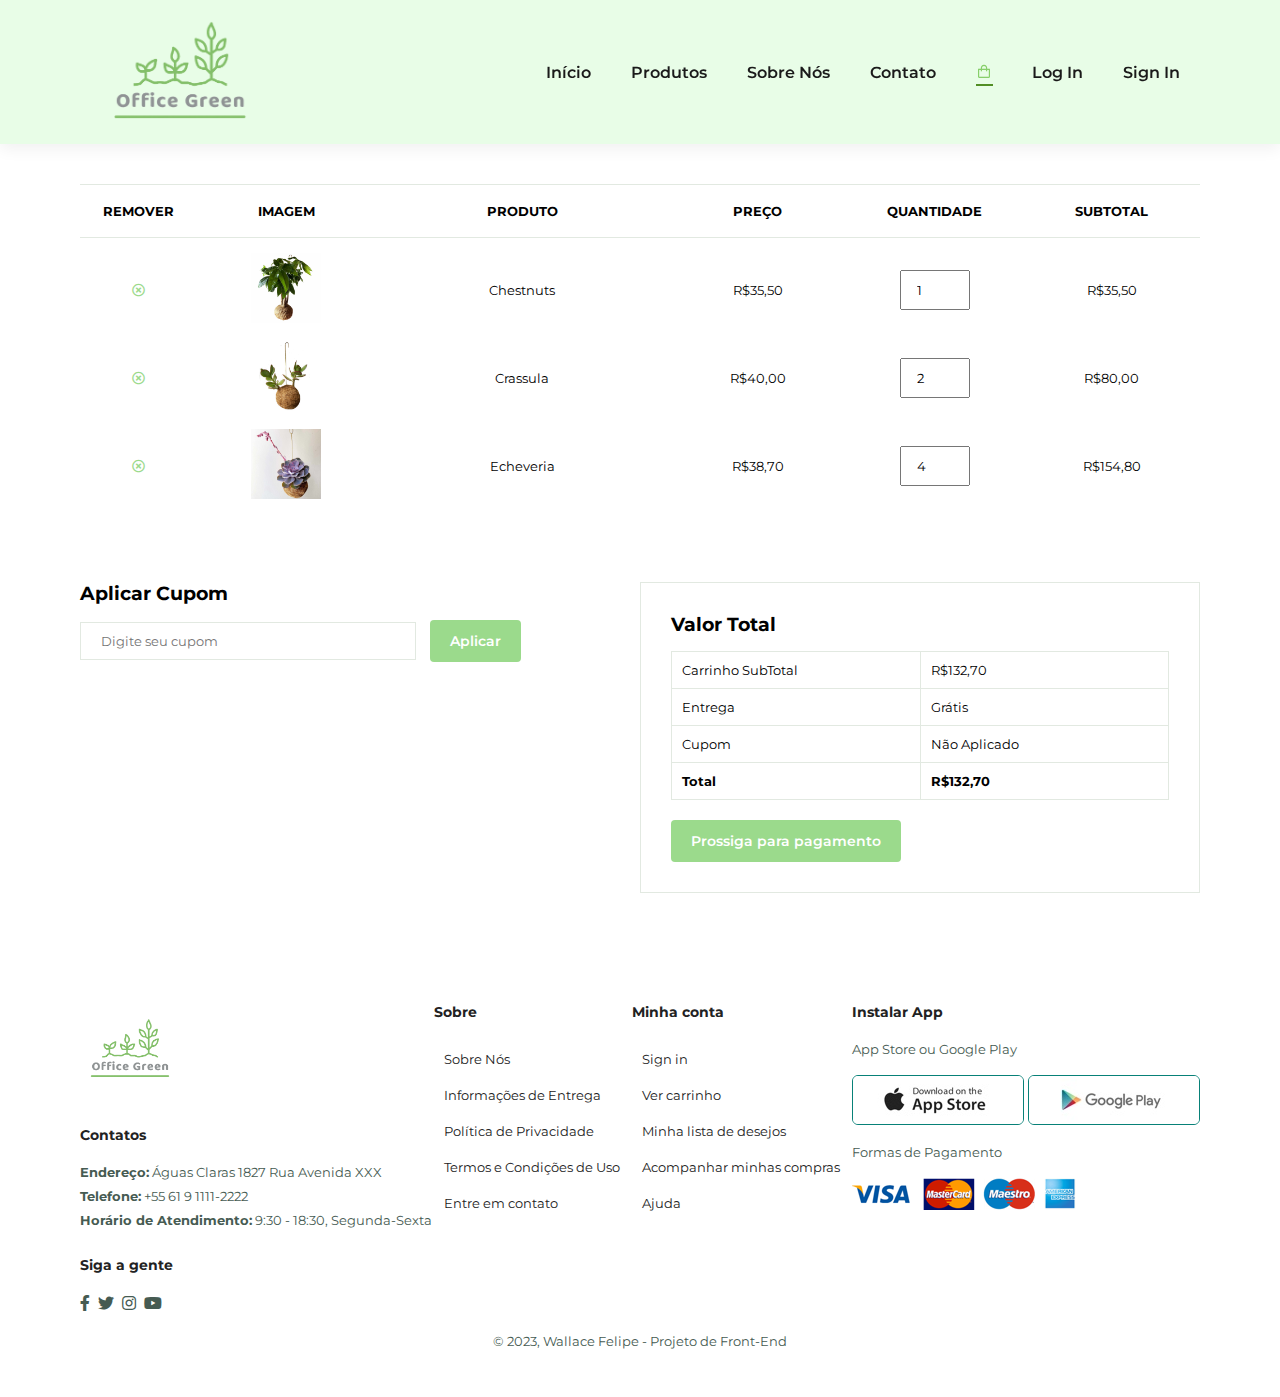
<file: public/carrinho.html>
<!DOCTYPE html>
<html lang="en">
  <head>
    <meta charset="UTF-8" />
    <meta http-equiv="X-UA-Compatible" content="IE=edge" />
    <meta name="viewport" content="width=device-width, initial-scale=1.0" />
    <title>Office Green</title>
    <link rel="icon" href="img/logo.png" />
    <link
      href="https://unpkg.com/boxicons@2.1.4/css/boxicons.min.css"
      rel="stylesheet"
    />
    <link
      rel="stylesheet"
      href="https://pro.fontawesome.com/releases/v5.10.0/css/all.css"
    />
    <link rel="stylesheet" href="styles.css" />
  </head>

  <body>
    <section id="header">
      <a href="index.html"
        ><img src="img/logo.png" class="logo" alt="" width="200" height="100" />
      </a>

      <div>
        <u1 id="navbar">
          <li><a href="index.html">Início</a></li>
          <li><a href="produtos.html">Produtos</a></li>
          <li><a href="sobre.html">Sobre Nós</a></li>
          <li><a href="contato.html">Contato</a></li>
          <li id="lg-bag">
            <a class="active" href="carrinho.html"
              ><i class="bx bx-shopping-bag" style="color: #87cf6a"></i
            ></a>
          </li>
          <li><a href="login.html">Log In</a></li>
          <li><a href="sign.html">Sign In</a></li>
          <a href="#" id="close"><i class="far fa-times"></i></a>
        </u1>
      </div>
      <div id="mobile">
        <a href="carrinho.html"
          ><i class="bx bx-shopping-bag" style="color: #87cf6a"></i
        ></a>
        <i id="bar" class="fas fa-outdent"></i>
      </div>
    </section>

    <section id="carrinho" class="section-p1">
      <table width="100%">
        <thead>
          <tr>
            <td>Remover</td>
            <td>Imagem</td>
            <td>Produto</td>
            <td>Preço</td>
            <td>Quantidade</td>
            <td>SubTotal</td>
          </tr>
        </thead>
        <tbody>
          <tr>
            <td>
              <a href="#"><i class="far fa-times-circle"></i></a>
            </td>
            <td><img src="img/products/chestnuts.png" alt="" /></td>
            <td>Chestnuts</td>
            <td>R$35,50</td>
            <td><input type="number" value="1" /></td>
            <td>R$35,50</td>
          </tr>
          <td>
            <a href="#"><i class="far fa-times-circle"></i></a>
          </td>
          <td><img src="img/products/Crassula.png" alt="" /></td>
          <td>Crassula</td>
          <td>R$40,00</td>
          <td><input type="number" value="2" /></td>
          <td>R$80,00</td>
        </tr>
        <td>
            <a href="#"><i class="far fa-times-circle"></i></a>
          </td>
          <td><img src="img/products/echeveria.png" alt="" /></td>
          <td>Echeveria</td>
          <td>R$38,70</td>
          <td><input type="number" value="4" /></td>
          <td>R$154,80</td>
        </tr>
        </tbody>
      </table>
    </section>

    <section id="ad-carrinho" class="section-p1">
        <div id="cupom">
            <h3>Aplicar Cupom</h3>
            <div>
                <input type="text" placeholder="Digite seu cupom">
                <button class="normal">Aplicar</button>
            </div>
        </div>

        <div id="subtotal">
            <h3>Valor Total</h3>
            <table>
                <tr>
                    <td>Carrinho SubTotal</td>
                    <td>R$132,70</td>
                </tr>
                <tr>
                    <td>Entrega</td>
                    <td>Grátis</td>
            </tr>
            <tr>
                <td>Cupom</td>
                <td>Não Aplicado</td>
        </tr>
            <tr>
                <td><strong>Total</strong></td>
                <td><strong>R$132,70</strong></td>
            </tr>
            </table>
            <button class="normal">Prossiga para pagamento</button>
        </div>

    </section>

    <footer class="section-p1">
      <div class="col">
        <a href="index.html"><img class="logo" src="img/logo.png" alt="" /> </a>
        <h4>Contatos</h4>
        <p><strong>Endereço:</strong> Águas Claras 1827 Rua Avenida XXX</p>
        <p><strong>Telefone:</strong> +55 61 9 1111-2222</p>
        <p>
          <strong>Horário de Atendimento:</strong> 9:30 - 18:30, Segunda-Sexta
        </p>
        <div class="follow">
          <h4>Siga a gente</h4>
          <div class="icon">
            <i class="fab fa-facebook-f"></i>
            <i class="fab fa-twitter"></i>
            <i class="fab fa-instagram"></i>
            <i class="fab fa-youtube"></i>
          </div>
        </div>
      </div>
      <div class="col">
        <h4>Sobre</h4>
        <a href="sobre.html">Sobre Nós</a>
        <a href="#">Informações de Entrega</a>
        <a href="#">Política de Privacidade</a>
        <a href="#">Termos e Condições de Uso</a>
        <a href="#">Entre em contato</a>
      </div>
      <div class="col">
        <h4>Minha conta</h4>
        <a href="#">Sign in</a>
        <a href="#">Ver carrinho</a>
        <a href="#">Minha lista de desejos</a>
        <a href="#">Acompanhar minhas compras</a>
        <a href="#">Ajuda</a>
      </div>
      <div class="col install">
        <h4>Instalar App</h4>
        <p>App Store ou Google Play</p>
        <div class="row">
          <img src="img/pay/app.jpg" alt="" />
          <img src="img/pay/play.jpg" alt="" />
        </div>
        <p>Formas de Pagamento</p>
        <img src="img/pay/pay.png" alt="" />
      </div>

      <div class="copyright">
        <p>© 2023, Wallace Felipe - Projeto de Front-End</p>
      </div>
    </footer>

    <script src="script.js"></script>
  </body>
</html>
</file>
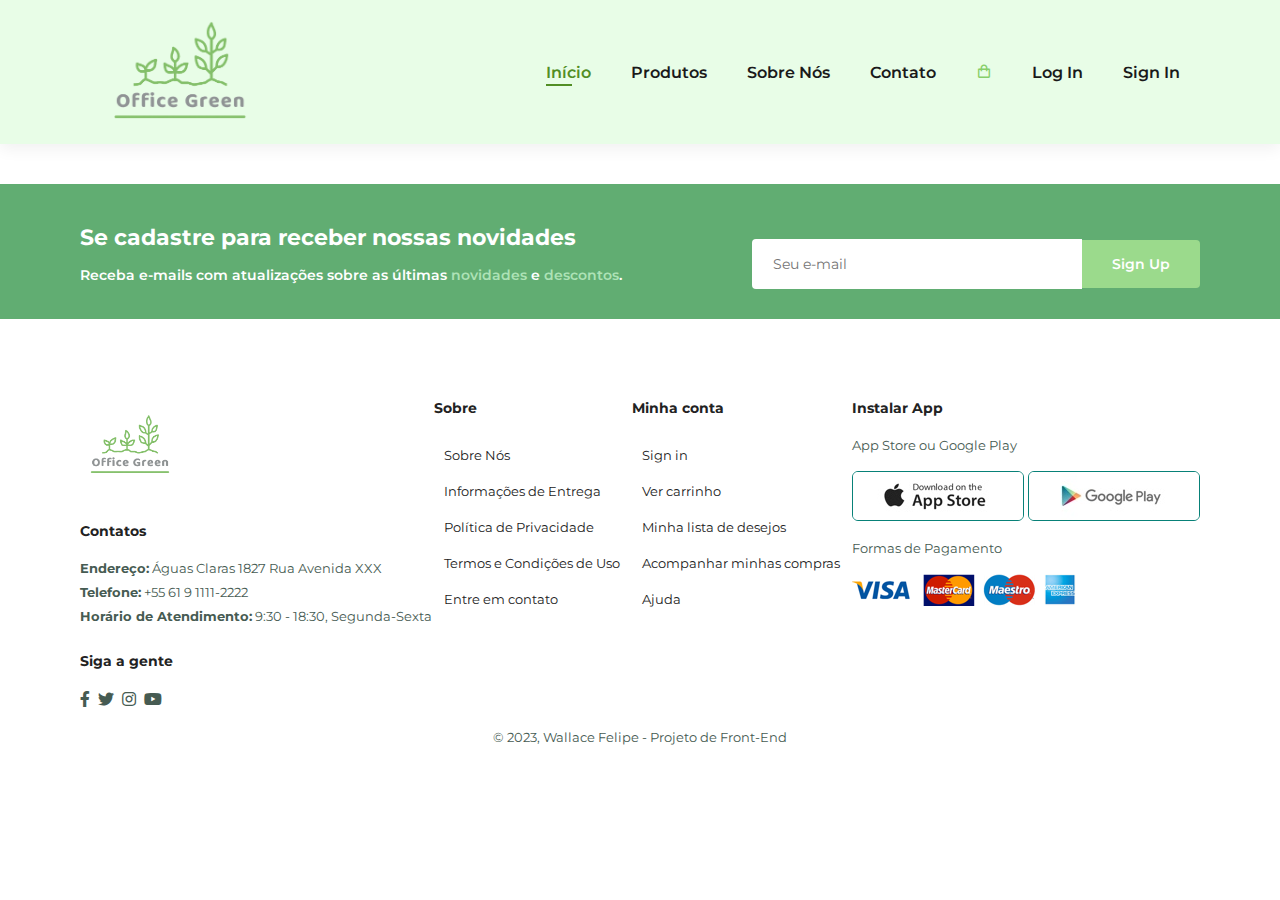
<file: public/confirmacaoPagamento.html>
<!DOCTYPE html>
<html lang="en">
  <head>
    <meta charset="UTF-8" />
    <meta http-equiv="X-UA-Compatible" content="IE=edge" />
    <meta name="viewport" content="width=device-width, initial-scale=1.0" />
    <title>Office Green</title>
    <link rel="icon" href="img/logo.png" />
    <link
      href="https://unpkg.com/boxicons@2.1.4/css/boxicons.min.css"
      rel="stylesheet"
    />
    <link
      rel="stylesheet"
      href="https://pro.fontawesome.com/releases/v5.10.0/css/all.css"
    />
    <link rel="stylesheet" href="styles.css" />
  </head>
  <body>
    <section id="header">
      <a href="index.html"
        ><img src="img/logo.png" class="logo" alt="" width="200" height="100" />
      </a>

      <div>
        <u1 id="navbar">
          <li><a class="active" href="index.html">Início</a></li>
          <li><a href="produtos.html">Produtos</a></li>
          <li><a href="sobre.html">Sobre Nós</a></li>
          <li><a href="contato.html">Contato</a></li>
          <li id="lg-bag">
            <a href="carrinho.html"
              ><i class="bx bx-shopping-bag" style="color: #87cf6a"></i
            ></a>
          </li>
          <li><a href="login.html">Log In</a></li>
          <li><a href="sign.html">Sign In</a></li>
          <a href="#" id="close"><i class="far fa-times"></i></a>
        </u1>
      </div>
      <div id="mobile">
        <a href="carrinho.html"
          ><i class="bx bx-shopping-bag" style="color: #87cf6a"></i
        ></a>
        <i id="bar" class="fas fa-outdent"></i>
      </div>
    </section>

    <section id="newsletter" class="section-p1 section-m1">
      <div class="newstext">
        <h4>Se cadastre para receber nossas novidades</h4>
        <p>
          Receba e-mails com atualizações sobre as últimas
          <span>novidades</span> e <span>descontos</span>.
        </p>
      </div>
      <div class="form">
        <input type="text" placeholder="Seu e-mail" />
        <button class="normal">Sign Up</button>
      </div>
    </section>

    <footer class="section-p1">
      <div class="col">
        <a href="index.html"><img class="logo" src="img/logo.png" alt="" /> </a>
        <h4>Contatos</h4>
        <p><strong>Endereço:</strong> Águas Claras 1827 Rua Avenida XXX</p>
        <p><strong>Telefone:</strong> +55 61 9 1111-2222</p>
        <p>
          <strong>Horário de Atendimento:</strong> 9:30 - 18:30, Segunda-Sexta
        </p>
        <div class="follow">
          <h4>Siga a gente</h4>
          <div class="icon">
            <i class="fab fa-facebook-f"></i>
            <i class="fab fa-twitter"></i>
            <i class="fab fa-instagram"></i>
            <i class="fab fa-youtube"></i>
          </div>
        </div>
      </div>
      <div class="col">
        <h4>Sobre</h4>
        <a href="sobre.html">Sobre Nós</a>
        <a href="#">Informações de Entrega</a>
        <a href="#">Política de Privacidade</a>
        <a href="#">Termos e Condições de Uso</a>
        <a href="#">Entre em contato</a>
      </div>
      <div class="col">
        <h4>Minha conta</h4>
        <a href="#">Sign in</a>
        <a href="#">Ver carrinho</a>
        <a href="#">Minha lista de desejos</a>
        <a href="#">Acompanhar minhas compras</a>
        <a href="#">Ajuda</a>
      </div>
      <div class="col install">
        <h4>Instalar App</h4>
        <p>App Store ou Google Play</p>
        <div class="row">
          <img src="img/pay/app.jpg" alt="" />
          <img src="img/pay/play.jpg" alt="" />
        </div>
        <p>Formas de Pagamento</p>
        <img src="img/pay/pay.png" alt="" />
      </div>

      <div class="copyright">
        <p>© 2023, Wallace Felipe - Projeto de Front-End</p>
      </div>
    </footer>

    <script src="script.js"></script>
  </body>
</html>
</file>
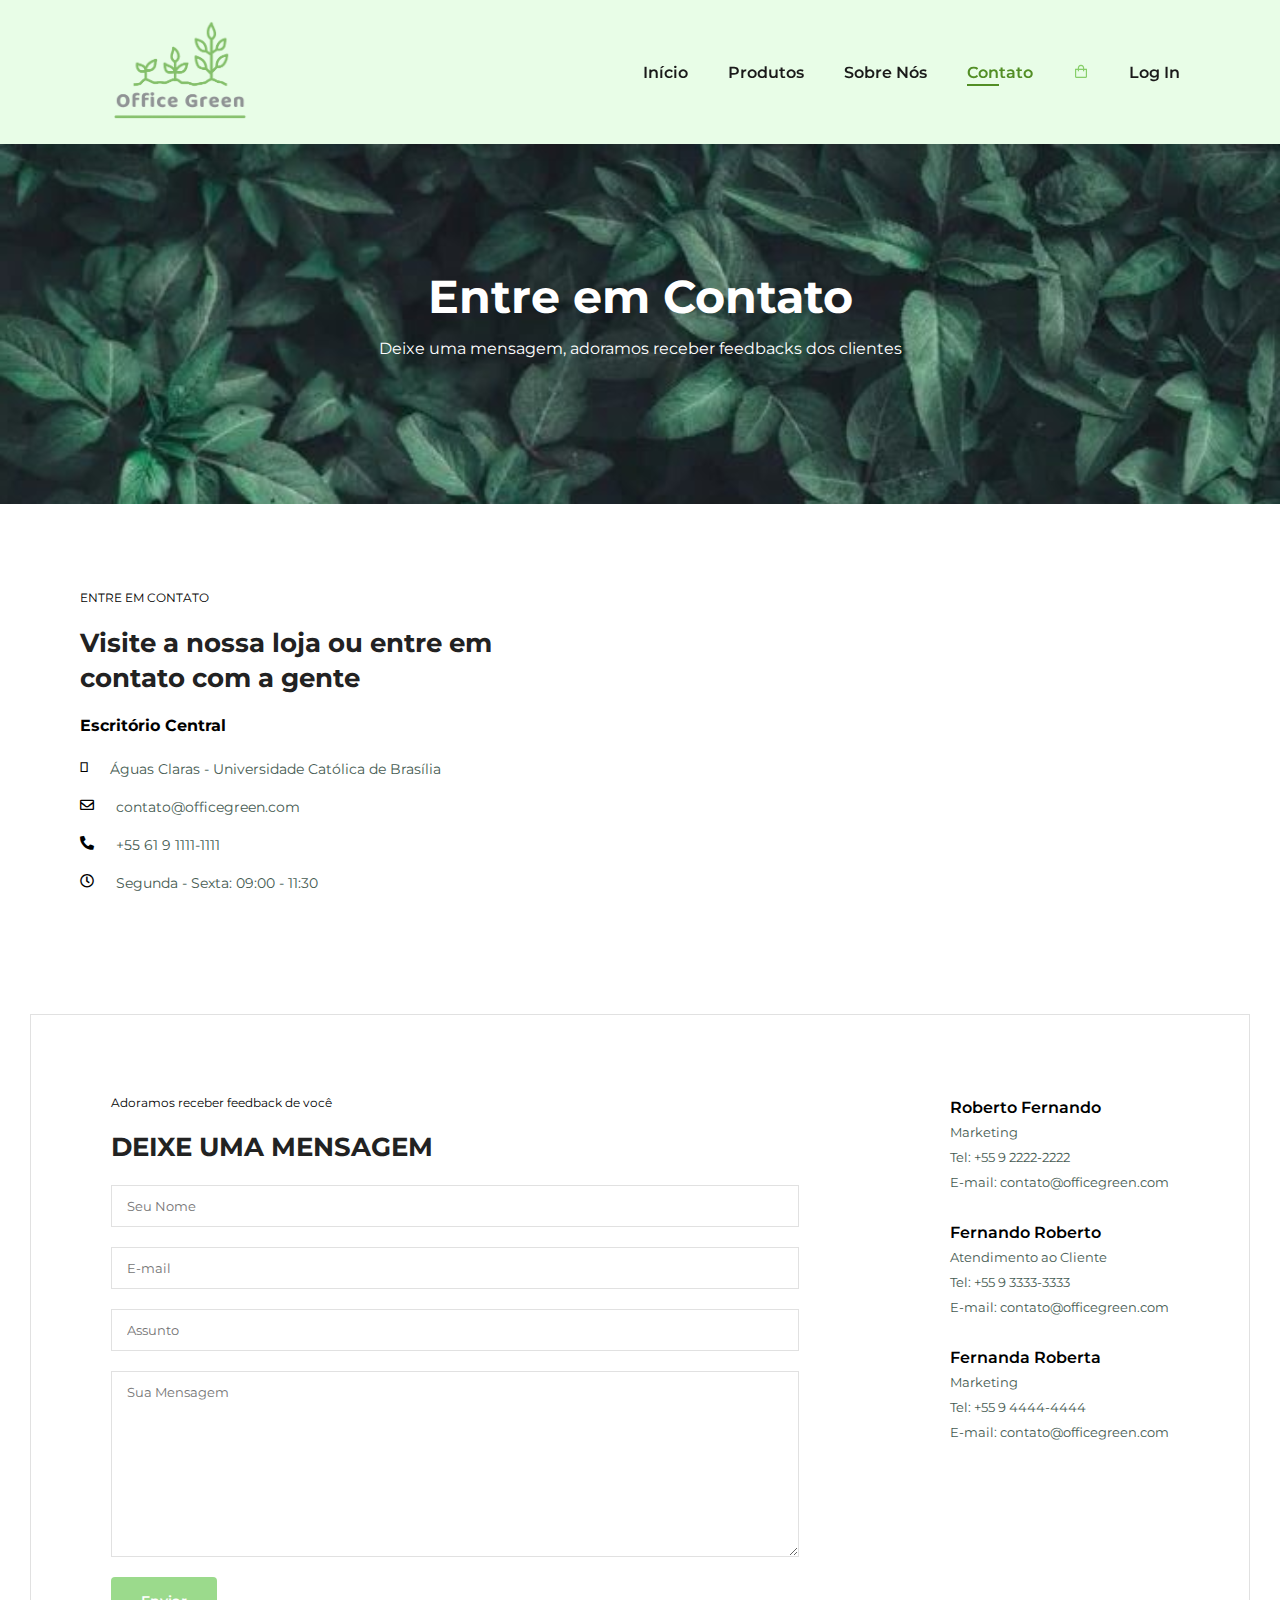
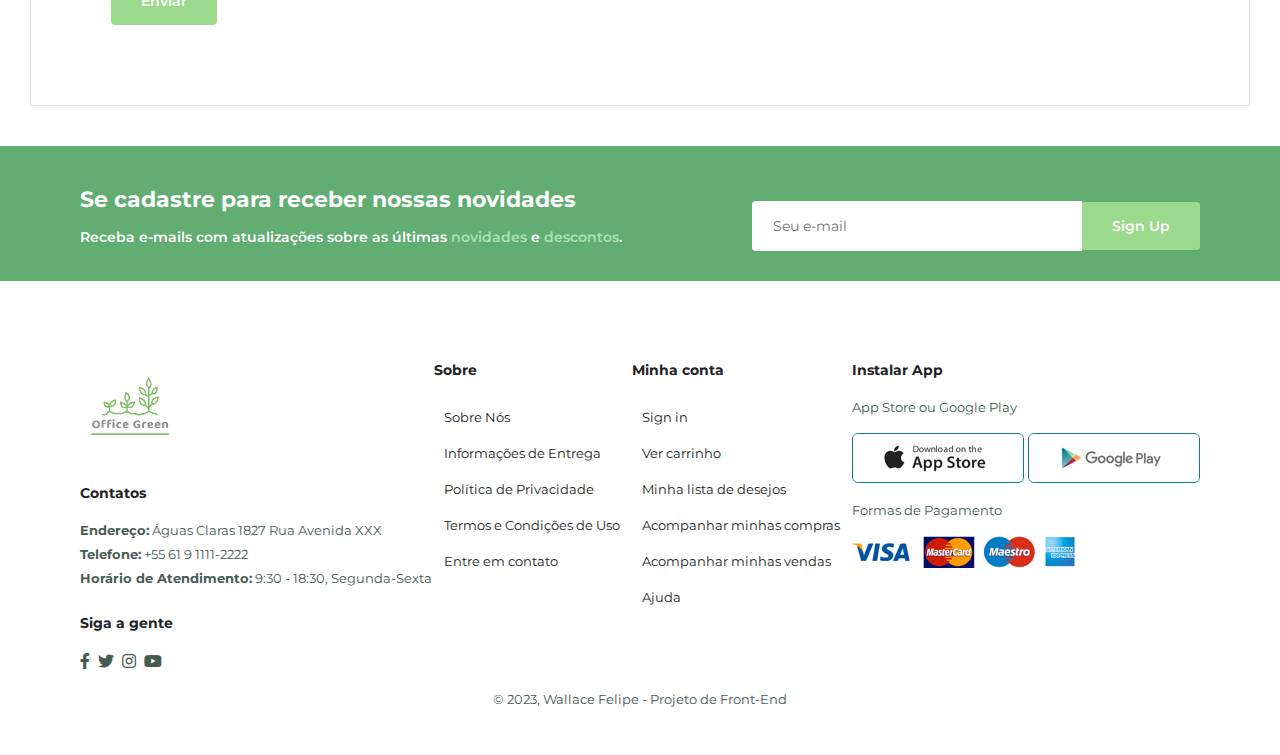
<file: public/contato.html>
<!DOCTYPE html>
<html lang="en">
  <head>
    <meta charset="UTF-8" />
    <meta http-equiv="X-UA-Compatible" content="IE=edge" />
    <meta name="viewport" content="width=device-width, initial-scale=1.0" />
    <title>Office Green</title>
    <link rel="icon" href="img/logo.png" />
    <link
      href="https://unpkg.com/boxicons@2.1.4/css/boxicons.min.css"
      rel="stylesheet"
    />
    <link
      rel="stylesheet"
      href="https://pro.fontawesome.com/releases/v5.10.0/css/all.css"
    />
    <link rel="stylesheet" href="styles.css" />
  </head>
  <body>
    <section id="header">
      <a href="index.html"
        ><img src="img/logo.png" class="logo" alt="" width="200" height="100" />
      </a>

      <div>
        <u1 id="navbar">
          <li><a href="index.html">Início</a></li>
          <li><a href="produtos.html">Produtos</a></li>
          <li><a href="sobre.html">Sobre Nós</a></li>
          <li><a class="active" href="contato.html">Contato</a></li>
          <li id="lg-bag">
            <a href="carrinho.html"
              ><i class="bx bx-shopping-bag" style="color: #87cf6a"></i
            ></a>
          </li>
          <li><a href="login.html">Log In</a></li>
          <a href="#" id="close"><i class="far fa-times"></i></a>
        </u1>
      </div>
      <div id="mobile">
        <a href="carrinho.html"
          ><i class="bx bx-shopping-bag" style="color: #87cf6a"></i
        ></a>
        <i id="bar" class="fas fa-outdent"></i>
      </div>
    </section>

    <section id="page-header" class="sobre-header">
      <h2>Entre em Contato</h2>
      <p>Deixe uma mensagem, adoramos receber feedbacks dos clientes</p>
    </section>

    <section id="detalhes-contato" class="section-p1">
      <div class="detalhes">
        <span>ENTRE EM CONTATO</span>
        <h2>Visite a nossa loja ou entre em contato com a gente</h2>
        <h3>Escritório Central</h3>
        <div>
          <li>
            <i class="fal fa-map"></i>
            <p>Águas Claras - Universidade Católica de Brasília</p>
          </li>
          <li>
            <i class="far fa-envelope"></i>
            <p>contato@officegreen.com</p>
          </li>
          <li>
            <i class="fas fa-phone-alt"></i>
            <p>+55 61 9 1111-1111</p>
          </li>
          <li>
            <i class="far fa-clock"></i>
            <p>Segunda - Sexta: 09:00 - 11:30</p>
          </li>
        </div>
      </div>
      <div class="map">
        <iframe
          src="https://www.google.com/maps/embed?pb=!1m18!1m12!1m3!1d3837.8380027278604!2d-48.032712723939284!3d-15.86510938478515!2m3!1f0!2f0!3f0!3m2!1i1024!2i768!4f13.1!3m3!1m2!1s0x935a2d97a15b0507%3A0x3c3e4472ee75d834!2sUniversidade%20Cat%C3%B3lica%20de%20Bras%C3%ADlia%20-%20C%C3%A2mpus%20Taguatinga!5e0!3m2!1spt-BR!2sbr!4v1685378206519!5m2!1spt-BR!2sbr"
          width="600"
          height="450"
          style="border: 0"
          allowfullscreen=""
          loading="lazy"
          referrerpolicy="no-referrer-when-downgrade"
        ></iframe>
      </div>
    </section>

    <section id="formulario">
      <form action="">
        <span> Adoramos receber feedback de você </span>
        <h2>DEIXE UMA MENSAGEM</h2>
        <input type="text" placeholder="Seu Nome" />
        <input type="text" placeholder="E-mail" />
        <input type="text" placeholder="Assunto" />
        <textarea
          name=""
          id=""
          cols="30"
          rows="10"
          placeholder="Sua Mensagem"
        ></textarea>
        <button class="normal">Enviar</button>
      </form>

      <div class="pessoas">
        <div>
          <p>
            <span>Roberto Fernando</span>Marketing<br />
            Tel: +55 9 2222-2222 <br />
            E-mail: contato@officegreen.com
          </p>
        </div>
        <div>
          <p>
            <span>Fernando Roberto</span>Atendimento ao Cliente<br />
            Tel: +55 9 3333-3333 <br />
            E-mail: contato@officegreen.com
          </p>
        </div>
        <div>
          <p>
            <span>Fernanda Roberta</span>Marketing <br />
            Tel: +55 9 4444-4444 <br />
            E-mail: contato@officegreen.com
          </p>
        </div>
      </div>
    </section>

    <section id="newsletter" class="section-p1 section-m1">
      <div class="newstext">
        <h4>Se cadastre para receber nossas novidades</h4>
        <p>
          Receba e-mails com atualizações sobre as últimas
          <span>novidades</span> e <span>descontos</span>.
        </p>
      </div>
      <div class="form">
        <input type="text" placeholder="Seu e-mail" />
        <button class="normal">Sign Up</button>
      </div>
    </section>

    <footer class="section-p1">
      <div class="col">
        <a href="index.html"><img class="logo" src="img/logo.png" alt="" /> </a>
        <h4>Contatos</h4>
        <p><strong>Endereço:</strong> Águas Claras 1827 Rua Avenida XXX</p>
        <p><strong>Telefone:</strong> +55 61 9 1111-2222</p>
        <p>
          <strong>Horário de Atendimento:</strong> 9:30 - 18:30, Segunda-Sexta
        </p>
        <div class="follow">
          <h4>Siga a gente</h4>
          <div class="icon">
            <i class="fab fa-facebook-f"></i>
            <i class="fab fa-twitter"></i>
            <i class="fab fa-instagram"></i>
            <i class="fab fa-youtube"></i>
          </div>
        </div>
      </div>
      <div class="col">
        <h4>Sobre</h4>
        <a href="sobre.html">Sobre Nós</a>
        <a href="acompanharCompras.html">Informações de Entrega</a>
        <a href="contato.html">Política de Privacidade</a>
        <a href="contato.html">Termos e Condições de Uso</a>
        <a href="contato.html">Entre em contato</a>
      </div>
      <div class="col">
        <h4>Minha conta</h4>
        <a href="login.html">Sign in</a>
        <a href="carrinho.html">Ver carrinho</a>
        <a href="listaDesejos.html">Minha lista de desejos</a>
        <a href="acompanharCompras.html">Acompanhar minhas compras</a>
        <a href="acompanharVendas.html">Acompanhar minhas vendas</a>
        <a href="contato.html">Ajuda</a>
      </div>
      <div class="col install">
        <h4>Instalar App</h4>
        <p>App Store ou Google Play</p>
        <div class="row">
          <img src="img/pay/app.jpg" alt="" />
          <img src="img/pay/play.jpg" alt="" />
        </div>
        <p>Formas de Pagamento</p>
        <img src="img/pay/pay.png" alt="" />
      </div>

      <div class="copyright">
        <p>© 2023, Wallace Felipe - Projeto de Front-End</p>
      </div>
    </footer>

    <script src="script.js"></script>
  </body>
</html>
</file>
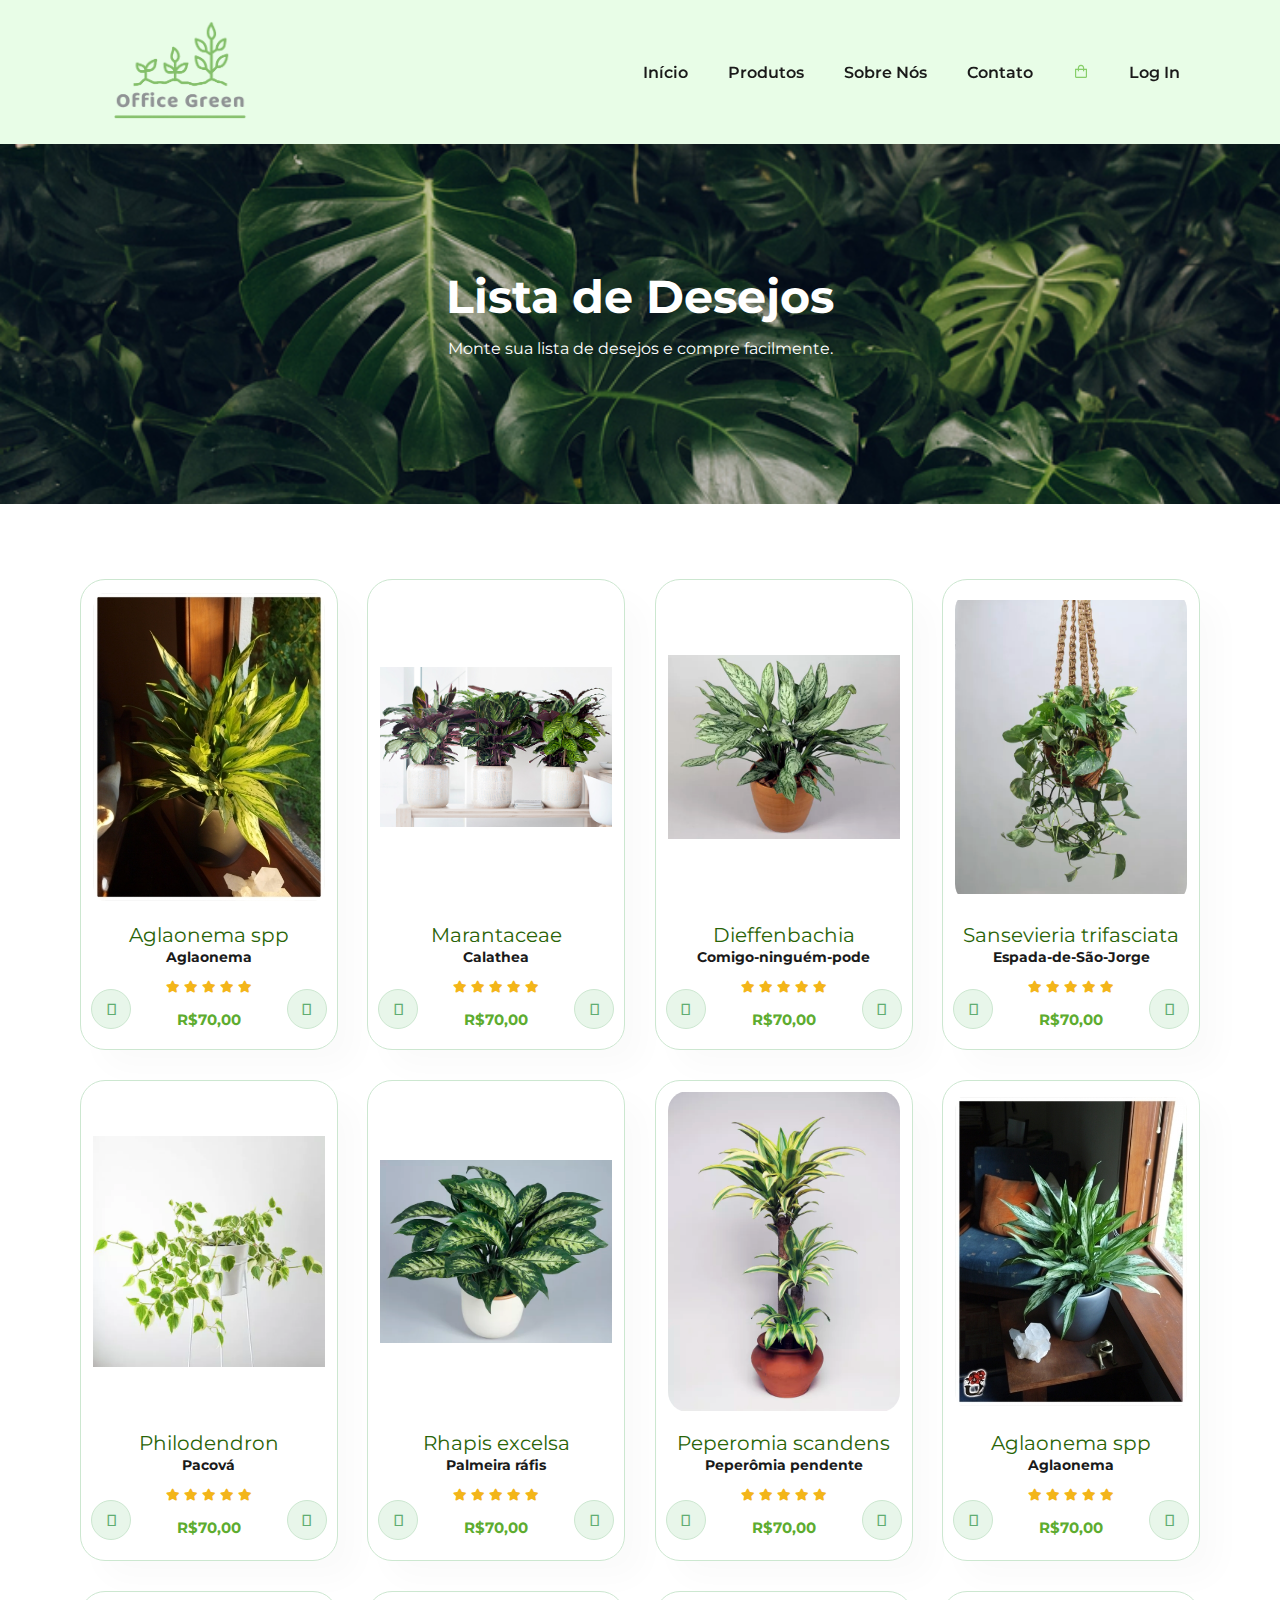
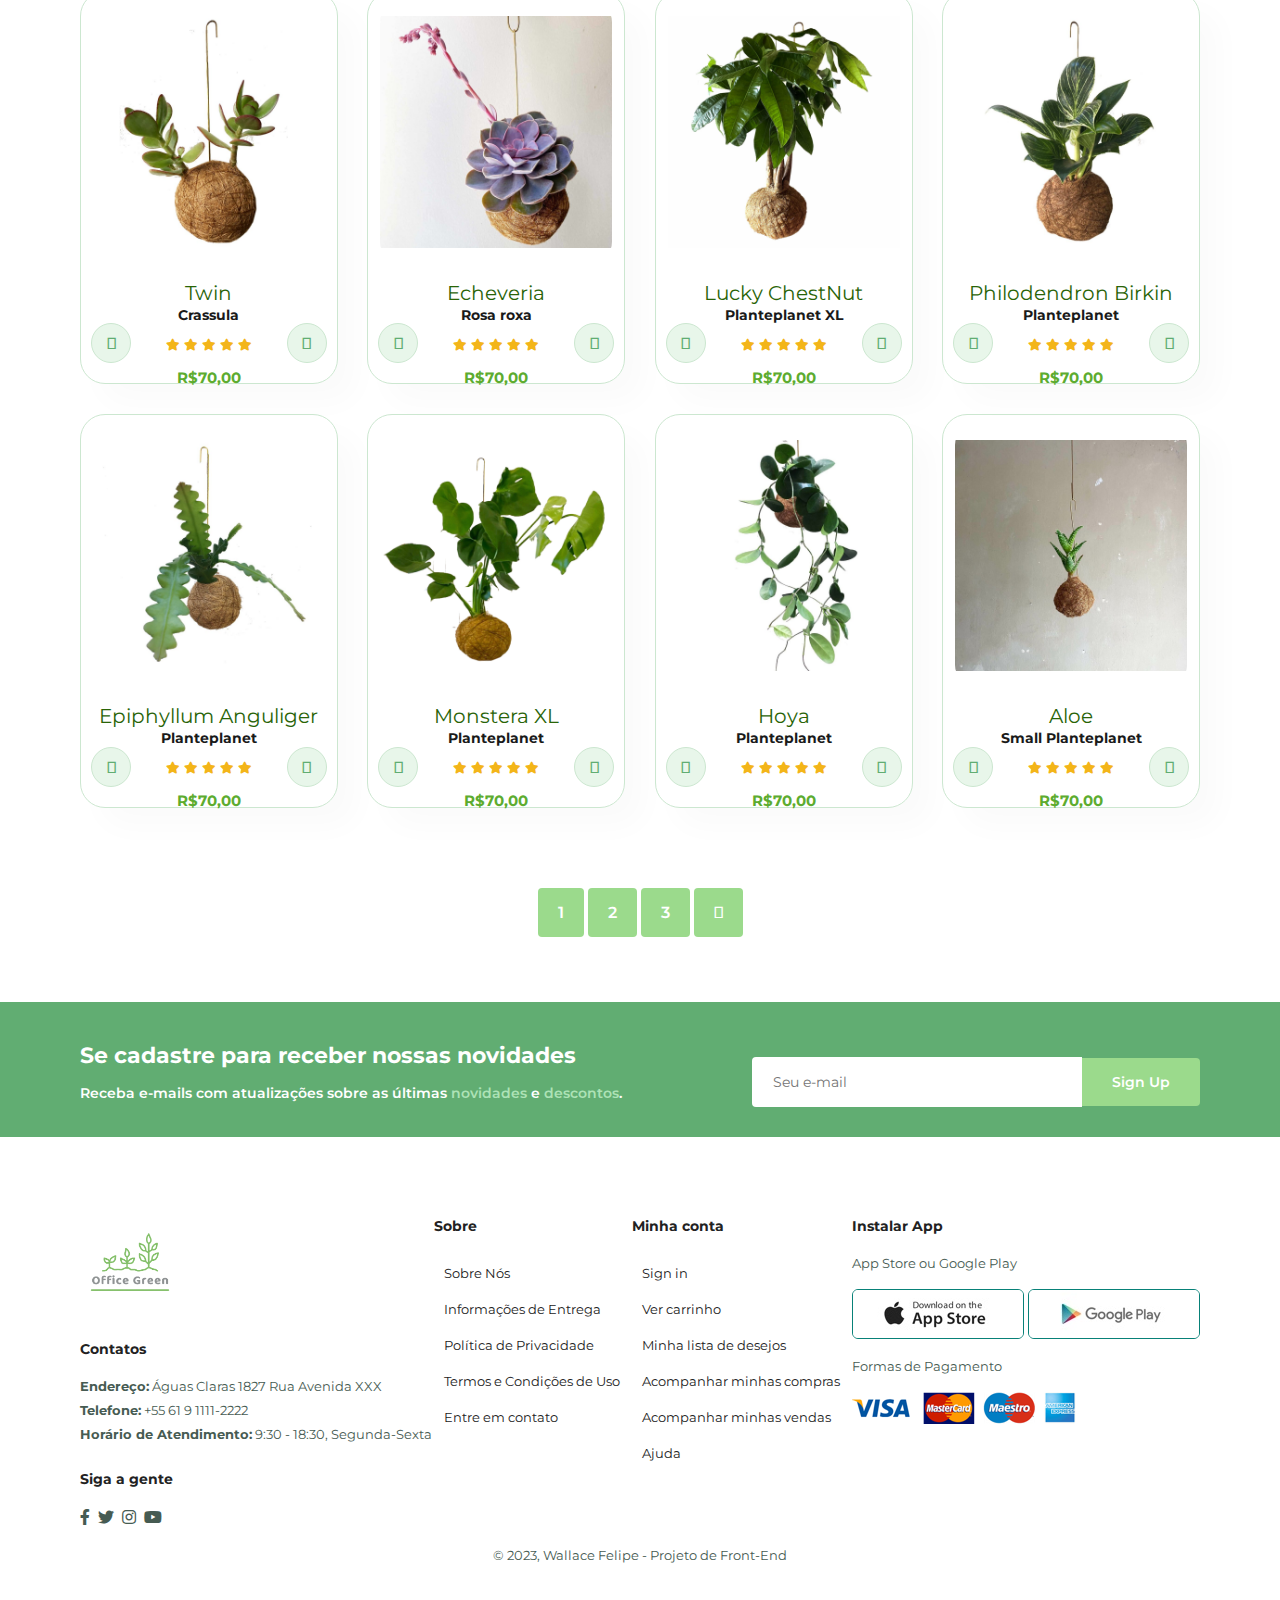
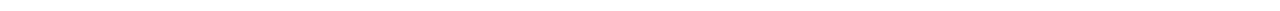
<file: public/listaDesejos.html>
<!DOCTYPE html>
<html lang="en">
  <head>
    <meta charset="UTF-8" />
    <meta http-equiv="X-UA-Compatible" content="IE=edge" />
    <meta name="viewport" content="width=device-width, initial-scale=1.0" />
    <title>Office Green</title>
    <link rel="icon" href="img/logo.png" />
    <link
      href="https://unpkg.com/boxicons@2.1.4/css/boxicons.min.css"
      rel="stylesheet"
    />
    <link
      rel="stylesheet"
      href="https://pro.fontawesome.com/releases/v5.10.0/css/all.css"
    />
    <link rel="stylesheet" href="styles.css" />
  </head>
  <body>
    <section id="header">
      <a href="index.html"
        ><img src="img/logo.png" class="logo" alt="" width="200" height="100" />
      </a>

      <div>
        <u1 id="navbar">
          <li><a href="index.html">Início</a></li>
          <li><a href="produtos.html">Produtos</a></li>
          <li><a href="sobre.html">Sobre Nós</a></li>
          <li><a href="contato.html">Contato</a></li>
          <li id="lg-bag">
            <a href="carrinho.html"
              ><i class="bx bx-shopping-bag" style="color: #87cf6a"></i
            ></a>
          </li>
          <li><a href="login.html">Log In</a></li>
          <a href="#" id="close"><i class="far fa-times"></i></a>
        </u1>
      </div>
      <div id="mobile">
        <a href="carrinho.html"
          ><i class="bx bx-shopping-bag" style="color: #87cf6a"></i
        ></a>
        <i id="bar" class="fas fa-outdent"></i>
      </div>
    </section>

    <section id="page-header">
      <h2>Lista de Desejos</h2>
      <p>Monte sua lista de desejos e compre facilmente.</p>
    </section>

    <section id="product1" class="section-p1">
      <div class="pro-container">
        <div class="pro" onclick="window.location.href='produto.html';">
          <img src="img/products/Aglaonema4.png.jpeg" alt="" />
          <div class="des">
            <span>Aglaonema spp</span>
            <h5>Aglaonema</h5>
            <div class="star">
              <i class="fas fa-star"></i>
              <i class="fas fa-star"></i>
              <i class="fas fa-star"></i>
              <i class="fas fa-star"></i>
              <i class="fas fa-star"></i>
            </div>
            <h4>R$70,00</h4>
          </div>
          <a href="carrinho.html"><i class="fal fa-shopping-cart cart"></i></a>
          <a href="listaDesejos.html"
            ><i class="fal fa-duotone fa-star favorite"></i
          ></a>
        </div>
        <div class="pro">
          <img src="img/products/Calathea.png" alt="" />
          <div class="des">
            <span>Marantaceae</span>
            <h5>Calathea</h5>
            <div class="star">
              <i class="fas fa-star"></i>
              <i class="fas fa-star"></i>
              <i class="fas fa-star"></i>
              <i class="fas fa-star"></i>
              <i class="fas fa-star"></i>
            </div>
            <h4>R$70,00</h4>
          </div>
          <a href="#"><i class="fal fa-shopping-cart cart"></i></a>
          <a href="listaDesejos.html"
            ><i class="fal fa-duotone fa-star favorite"></i
          ></a>
        </div>
        <div class="pro">
          <img src="img/products/Comigo-ninguém-pode.png" alt="" />
          <div class="des">
            <span>Dieffenbachia</span>
            <h5>Comigo-ninguém-pode</h5>
            <div class="star">
              <i class="fas fa-star"></i>
              <i class="fas fa-star"></i>
              <i class="fas fa-star"></i>
              <i class="fas fa-star"></i>
              <i class="fas fa-star"></i>
            </div>
            <h4>R$70,00</h4>
          </div>
          <a href="#"><i class="fal fa-shopping-cart cart"></i></a>
          <a href="listaDesejos.html"
            ><i class="fal fa-duotone fa-star favorite"></i
          ></a>
        </div>
        <div class="pro">
          <img src="img/products/Espada-de-São-Jorge.png" alt="" />
          <div class="des">
            <span>Sansevieria trifasciata</span>
            <h5>Espada-de-São-Jorge</h5>
            <div class="star">
              <i class="fas fa-star"></i>
              <i class="fas fa-star"></i>
              <i class="fas fa-star"></i>
              <i class="fas fa-star"></i>
              <i class="fas fa-star"></i>
            </div>
            <h4>R$70,00</h4>
          </div>
          <a href="#"><i class="fal fa-shopping-cart cart"></i></a>
          <a href="listaDesejos.html"
            ><i class="fal fa-duotone fa-star favorite"></i
          ></a>
        </div>
        <div class="pro">
          <img src="img/products/Pacová.png" alt="" />
          <div class="des">
            <span>Philodendron</span>
            <h5>Pacová</h5>
            <div class="star">
              <i class="fas fa-star"></i>
              <i class="fas fa-star"></i>
              <i class="fas fa-star"></i>
              <i class="fas fa-star"></i>
              <i class="fas fa-star"></i>
            </div>
            <h4>R$70,00</h4>
          </div>
          <a href="#"><i class="fal fa-shopping-cart cart"></i></a>
          <a href="listaDesejos.html"
            ><i class="fal fa-duotone fa-star favorite"></i
          ></a>
        </div>
        <div class="pro">
          <img src="img/products/Palmeira-ráfis.png" alt="" />
          <div class="des">
            <span>Rhapis excelsa</span>
            <h5>Palmeira ráfis</h5>
            <div class="star">
              <i class="fas fa-star"></i>
              <i class="fas fa-star"></i>
              <i class="fas fa-star"></i>
              <i class="fas fa-star"></i>
              <i class="fas fa-star"></i>
            </div>
            <h4>R$70,00</h4>
          </div>
          <a href="#"><i class="fal fa-shopping-cart cart"></i></a>
          <a href="listaDesejos.html"
            ><i class="fal fa-duotone fa-star favorite"></i
          ></a>
        </div>
        <div class="pro">
          <img src="img/products/Peperômia pendente.png" alt="" />
          <div class="des">
            <span>Peperomia scandens</span>
            <h5>Peperômia pendente</h5>
            <div class="star">
              <i class="fas fa-star"></i>
              <i class="fas fa-star"></i>
              <i class="fas fa-star"></i>
              <i class="fas fa-star"></i>
              <i class="fas fa-star"></i>
            </div>
            <h4>R$70,00</h4>
          </div>
          <a href="#"><i class="fal fa-shopping-cart cart"></i></a>
          <a href="listaDesejos.html"
            ><i class="fal fa-duotone fa-star favorite"></i
          ></a>
        </div>
        <div class="pro">
          <img src="img/products/Aglaonema2.png.jpeg" alt="" />
          <div class="des">
            <span>Aglaonema spp</span>
            <h5>Aglaonema</h5>
            <div class="star">
              <i class="fas fa-star"></i>
              <i class="fas fa-star"></i>
              <i class="fas fa-star"></i>
              <i class="fas fa-star"></i>
              <i class="fas fa-star"></i>
            </div>
            <h4>R$70,00</h4>
          </div>
          <a href="#"><i class="fal fa-shopping-cart cart"></i></a>
          <a href="listaDesejos.html"
            ><i class="fal fa-duotone fa-star favorite"></i
          ></a>
        </div>
        <div class="pro">
          <img src="img/products/Crassula.png" alt="" />
          <div class="des">
            <span>Twin</span>
            <h5>Crassula</h5>
            <div class="star">
              <i class="fas fa-star"></i>
              <i class="fas fa-star"></i>
              <i class="fas fa-star"></i>
              <i class="fas fa-star"></i>
              <i class="fas fa-star"></i>
            </div>
            <h4>R$70,00</h4>
          </div>
          <a href="#"><i class="fal fa-shopping-cart cart"></i></a>
          <a href="listaDesejos.html"
            ><i class="fal fa-duotone fa-star favorite"></i
          ></a>
        </div>
        <div class="pro">
          <img src="img/products/echeveria.png" alt="" />
          <div class="des">
            <span>Echeveria</span>
            <h5>Rosa roxa</h5>
            <div class="star">
              <i class="fas fa-star"></i>
              <i class="fas fa-star"></i>
              <i class="fas fa-star"></i>
              <i class="fas fa-star"></i>
              <i class="fas fa-star"></i>
            </div>
            <h4>R$70,00</h4>
          </div>
          <a href="#"><i class="fal fa-shopping-cart cart"></i></a>
          <a href="listaDesejos.html"
            ><i class="fal fa-duotone fa-star favorite"></i
          ></a>
        </div>
        <div class="pro">
          <img src="img/products/chestnuts.png" alt="" />
          <div class="des">
            <span>Lucky ChestNut</span>
            <h5>Planteplanet XL</h5>
            <div class="star">
              <i class="fas fa-star"></i>
              <i class="fas fa-star"></i>
              <i class="fas fa-star"></i>
              <i class="fas fa-star"></i>
              <i class="fas fa-star"></i>
            </div>
            <h4>R$70,00</h4>
          </div>
          <a href="#"><i class="fal fa-shopping-cart cart"></i></a>
          <a href="listaDesejos.html"
            ><i class="fal fa-duotone fa-star favorite"></i
          ></a>
        </div>
        <div class="pro">
          <img src="img/products/philodendron.png" alt="" />
          <div class="des">
            <span>Philodendron Birkin</span>
            <h5>Planteplanet</h5>
            <div class="star">
              <i class="fas fa-star"></i>
              <i class="fas fa-star"></i>
              <i class="fas fa-star"></i>
              <i class="fas fa-star"></i>
              <i class="fas fa-star"></i>
            </div>
            <h4>R$70,00</h4>
          </div>
          <a href="#"><i class="fal fa-shopping-cart cart"></i></a>
          <a href="listaDesejos.html"
            ><i class="fal fa-duotone fa-star favorite"></i
          ></a>
        </div>
        <div class="pro">
          <img src="img/products/Epiphyllum.png" alt="" />
          <div class="des">
            <span>Epiphyllum Anguliger</span>
            <h5>Planteplanet</h5>
            <div class="star">
              <i class="fas fa-star"></i>
              <i class="fas fa-star"></i>
              <i class="fas fa-star"></i>
              <i class="fas fa-star"></i>
              <i class="fas fa-star"></i>
            </div>
            <h4>R$70,00</h4>
          </div>
          <a href="#"><i class="fal fa-shopping-cart cart"></i></a>
          <a href="listaDesejos.html"
            ><i class="fal fa-duotone fa-star favorite"></i
          ></a>
        </div>
        <div class="pro">
          <img src="img/products/monstera.png" alt="" />
          <div class="des">
            <span>Monstera XL</span>
            <h5>Planteplanet</h5>
            <div class="star">
              <i class="fas fa-star"></i>
              <i class="fas fa-star"></i>
              <i class="fas fa-star"></i>
              <i class="fas fa-star"></i>
              <i class="fas fa-star"></i>
            </div>
            <h4>R$70,00</h4>
          </div>
          <a href="#"><i class="fal fa-shopping-cart cart"></i></a>
          <a href="listaDesejos.html"
            ><i class="fal fa-duotone fa-star favorite"></i
          ></a>
        </div>
        <div class="pro">
          <img src="img/products/hoya.png" alt="" />
          <div class="des">
            <span>Hoya</span>
            <h5>Planteplanet</h5>
            <div class="star">
              <i class="fas fa-star"></i>
              <i class="fas fa-star"></i>
              <i class="fas fa-star"></i>
              <i class="fas fa-star"></i>
              <i class="fas fa-star"></i>
            </div>
            <h4>R$70,00</h4>
          </div>
          <a href="#"><i class="fal fa-shopping-cart cart"></i></a>
          <a href="listaDesejos.html"
            ><i class="fal fa-duotone fa-star favorite"></i
          ></a>
        </div>
        <div class="pro">
          <img src="img/products/minicrassula.png" alt="" />
          <div class="des">
            <span>Aloe</span>
            <h5>Small Planteplanet</h5>
            <div class="star">
              <i class="fas fa-star"></i>
              <i class="fas fa-star"></i>
              <i class="fas fa-star"></i>
              <i class="fas fa-star"></i>
              <i class="fas fa-star"></i>
            </div>
            <h4>R$70,00</h4>
          </div>
          <a href="#"><i class="fal fa-shopping-cart cart"></i></a>
          <a href="listaDesejos.html"
            ><i class="fal fa-duotone fa-star favorite"></i
          ></a>
        </div>
      </div>
    </section>

    <section id="trocadePagina" class="section-p1">
      <a href="#">1</a>
      <a href="#">2</a>
      <a href="#">3</a>
      <a href="#"><i class="fal fa-long-arrow-alt-right"></i></a>
    </section>

    <section id="newsletter" class="section-p1 section-m1">
      <div class="newstext">
        <h4>Se cadastre para receber nossas novidades</h4>
        <p>
          Receba e-mails com atualizações sobre as últimas
          <span>novidades</span> e <span>descontos</span>.
        </p>
      </div>
      <div class="form">
        <input type="text" placeholder="Seu e-mail" />
        <button class="normal">Sign Up</button>
      </div>
    </section>

    <footer class="section-p1">
      <div class="col">
        <a href="index.html"><img class="logo" src="img/logo.png" alt="" /> </a>
        <h4>Contatos</h4>
        <p><strong>Endereço:</strong> Águas Claras 1827 Rua Avenida XXX</p>
        <p><strong>Telefone:</strong> +55 61 9 1111-2222</p>
        <p>
          <strong>Horário de Atendimento:</strong> 9:30 - 18:30, Segunda-Sexta
        </p>
        <div class="follow">
          <h4>Siga a gente</h4>
          <div class="icon">
            <i class="fab fa-facebook-f"></i>
            <i class="fab fa-twitter"></i>
            <i class="fab fa-instagram"></i>
            <i class="fab fa-youtube"></i>
          </div>
        </div>
      </div>
      <div class="col">
        <h4>Sobre</h4>
        <a href="sobre.html">Sobre Nós</a>
        <a href="acompanharCompras.html">Informações de Entrega</a>
        <a href="contato.html">Política de Privacidade</a>
        <a href="contato.html">Termos e Condições de Uso</a>
        <a href="contato.html">Entre em contato</a>
      </div>
      <div class="col">
        <h4>Minha conta</h4>
        <a href="login.html">Sign in</a>
        <a href="carrinho.html">Ver carrinho</a>
        <a href="listaDesejos.html">Minha lista de desejos</a>
        <a href="acompanharCompras.html">Acompanhar minhas compras</a>
        <a href="acompanharVendas.html">Acompanhar minhas vendas</a>
        <a href="contato.html">Ajuda</a>
      </div>
      <div class="col install">
        <h4>Instalar App</h4>
        <p>App Store ou Google Play</p>
        <div class="row">
          <img src="img/pay/app.jpg" alt="" />
          <img src="img/pay/play.jpg" alt="" />
        </div>
        <p>Formas de Pagamento</p>
        <img src="img/pay/pay.png" alt="" />
      </div>

      <div class="copyright">
        <p>© 2023, Wallace Felipe - Projeto de Front-End</p>
      </div>
    </footer>

    <script src="script.js"></script>
  </body>
</html>
</file>
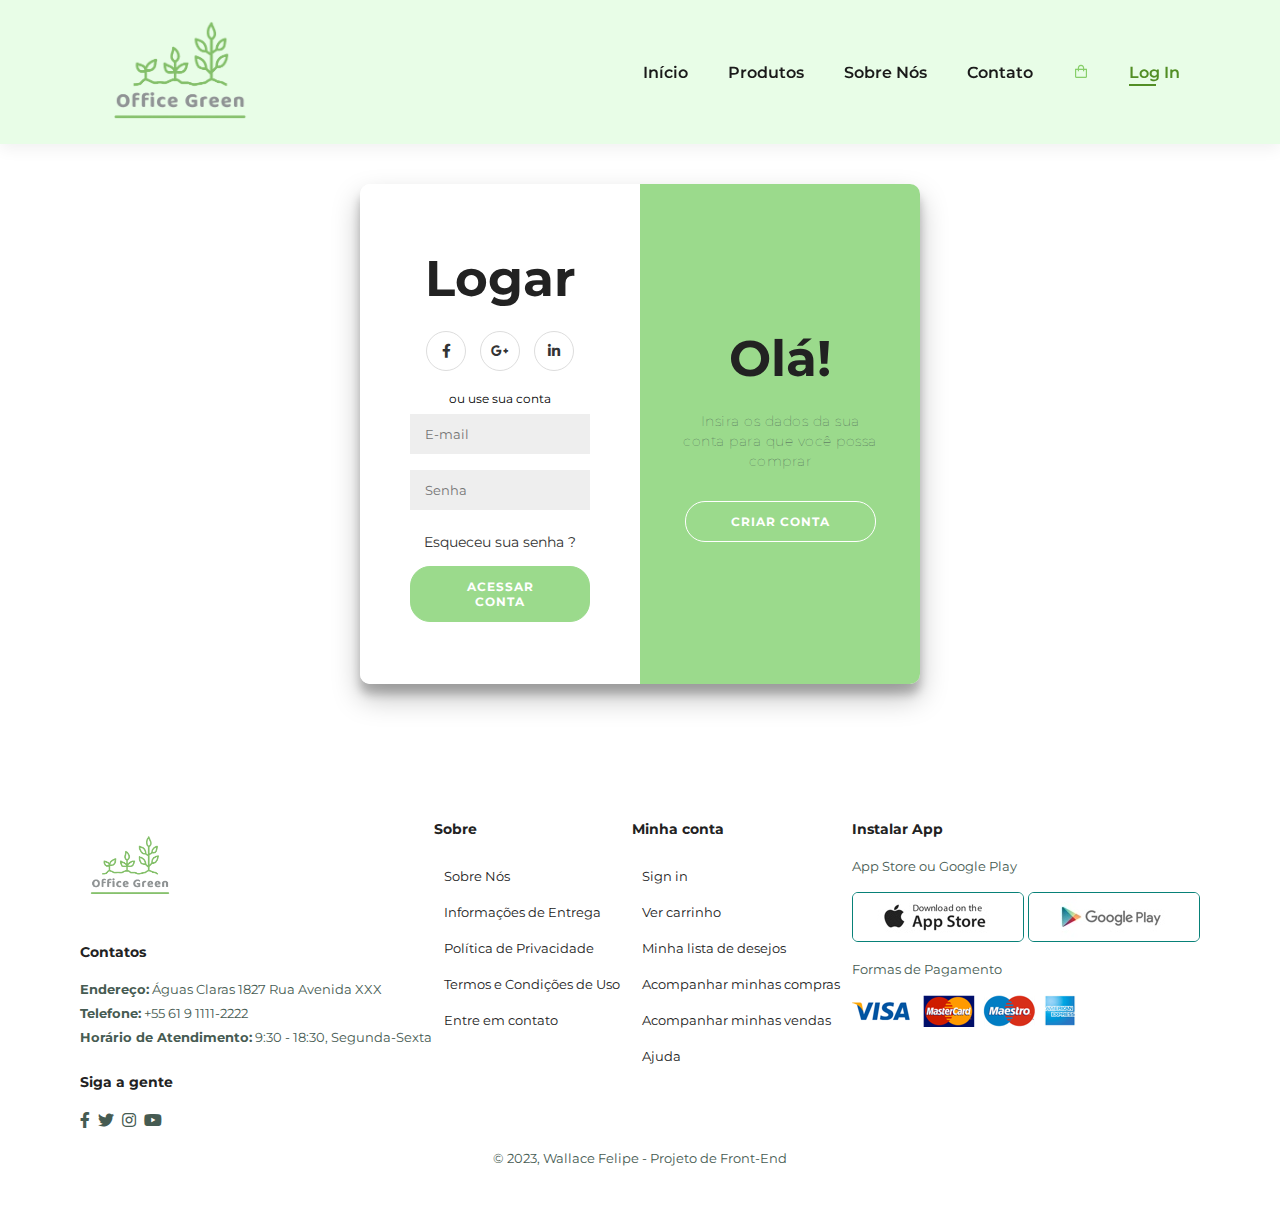
<file: public/login.html>
<!DOCTYPE html>
<html lang="en">
  <head>
    <meta charset="UTF-8" />
    <meta http-equiv="X-UA-Compatible" content="IE=edge" />
    <meta name="viewport" content="width=device-width, initial-scale=1.0" />
    <title>Office Green</title>
    <link rel="icon" href="img/logo.png" />
    <link
      href="https://unpkg.com/boxicons@2.1.4/css/boxicons.min.css"
      rel="stylesheet"
    />
    <link
      rel="stylesheet"
      href="https://pro.fontawesome.com/releases/v5.10.0/css/all.css"
    />
    <link rel="stylesheet" href="styles.css" />
  </head>
  <body>
    <section id="header">
      <a href="index.html"
        ><img src="img/logo.png" class="logo" alt="" width="200" height="100" />
      </a>
      <div>
        <u1 id="navbar">
          <li><a href="index.html">Início</a></li>
          <li><a href="produtos.html">Produtos</a></li>
          <li><a href="sobre.html">Sobre Nós</a></li>
          <li><a href="contato.html">Contato</a></li>
          <li id="lg-bag">
            <a href="carrinho.html"
              ><i class="bx bx-shopping-bag" style="color: #87cf6a"></i
            ></a>
          </li>
          <li>
            <a class="active" href="login.html">Log In</a>
          </li>
          <a href="#" id="close"><i class="far fa-times"></i></a>
        </u1>
      </div>
      <div id="mobile">
        <a href="carrinho.html"
          ><i class="bx bx-shopping-bag" style="color: #87cf6a"></i
        ></a>
        <i id="bar" class="fas fa-outdent"></i>
      </div>
    </section>

    <section id="login" class="section-p1">
      <div class="container" id="container">
        <div class="form-container sign-up-container">
          <form action="#">
            <h1>Criar Conta</h1>
            <div class="social-container">
              <a href="#" class="social"><i class="fab fa-facebook-f"></i></a>
              <a href="#" class="social"
                ><i class="fab fa-google-plus-g"></i
              ></a>
              <a href="#" class="social"><i class="fab fa-linkedin-in"></i></a>
            </div>
            <span>ou use seu e-mail para cadastrar</span>
            <input type="text" placeholder="Name" />
            <input type="email" placeholder="Email" />
            <input type="password" placeholder="Password" />
            <button>Criar Conta</button>
          </form>
        </div>
        <div class="form-container sign-in-container">
          <form action="#">
            <h1>Logar</h1>
            <div class="social-container">
              <a href="#" class="social"><i class="fab fa-facebook-f"></i></a>
              <a href="#" class="social"
                ><i class="fab fa-google-plus-g"></i
              ></a>
              <a href="#" class="social"><i class="fab fa-linkedin-in"></i></a>
            </div>
            <span>ou use sua conta</span>
            <input type="email" placeholder="E-mail" />
            <input type="password" placeholder="Senha" />
            <a href="#">Esqueceu sua senha ?</a>
            <button>Acessar conta</button>
          </form>
        </div>
        <div class="overlay-container">
          <div class="overlay">
            <div class="overlay-panel overlay-left">
              <h1>Bem-Vindo de volta!</h1>
              <p>
                Para conseguir comprar com a gente pedimos que logue na sua
                conta.
              </p>
              <button class="ghost" id="signIn">Logar</button>
            </div>
            <div class="overlay-panel overlay-right">
              <h1>Olá!</h1>
              <p>Insira os dados da sua conta para que você possa comprar</p>
              <button class="ghost" id="signUp">Criar Conta</button>
            </div>
          </div>
        </div>
      </div>
    </section>

    <footer class="section-p1">
      <div class="col">
        <a href="index.html"><img class="logo" src="img/logo.png" alt="" /> </a>
        <h4>Contatos</h4>
        <p><strong>Endereço:</strong> Águas Claras 1827 Rua Avenida XXX</p>
        <p><strong>Telefone:</strong> +55 61 9 1111-2222</p>
        <p>
          <strong>Horário de Atendimento:</strong> 9:30 - 18:30, Segunda-Sexta
        </p>
        <div class="follow">
          <h4>Siga a gente</h4>
          <div class="icon">
            <i class="fab fa-facebook-f"></i>
            <i class="fab fa-twitter"></i>
            <i class="fab fa-instagram"></i>
            <i class="fab fa-youtube"></i>
          </div>
        </div>
      </div>
      <div class="col">
        <h4>Sobre</h4>
        <a href="sobre.html">Sobre Nós</a>
        <a href="acompanharCompras.html">Informações de Entrega</a>
        <a href="contato.html">Política de Privacidade</a>
        <a href="contato.html">Termos e Condições de Uso</a>
        <a href="contato.html">Entre em contato</a>
      </div>
      <div class="col">
        <h4>Minha conta</h4>
        <a href="login.html">Sign in</a>
        <a href="carrinho.html">Ver carrinho</a>
        <a href="listaDesejos.html">Minha lista de desejos</a>
        <a href="acompanharCompras.html">Acompanhar minhas compras</a>
        <a href="acompanharVendas.html">Acompanhar minhas vendas</a>
        <a href="contato.html">Ajuda</a>
      </div>
      <div class="col install">
        <h4>Instalar App</h4>
        <p>App Store ou Google Play</p>
        <div class="row">
          <img src="img/pay/app.jpg" alt="" />
          <img src="img/pay/play.jpg" alt="" />
        </div>
        <p>Formas de Pagamento</p>
        <img src="img/pay/pay.png" alt="" />
      </div>

      <div class="copyright">
        <p>© 2023, Wallace Felipe - Projeto de Front-End</p>
      </div>
    </footer>

    <script src="script.js"></script>
  </body>
</html>
</file>
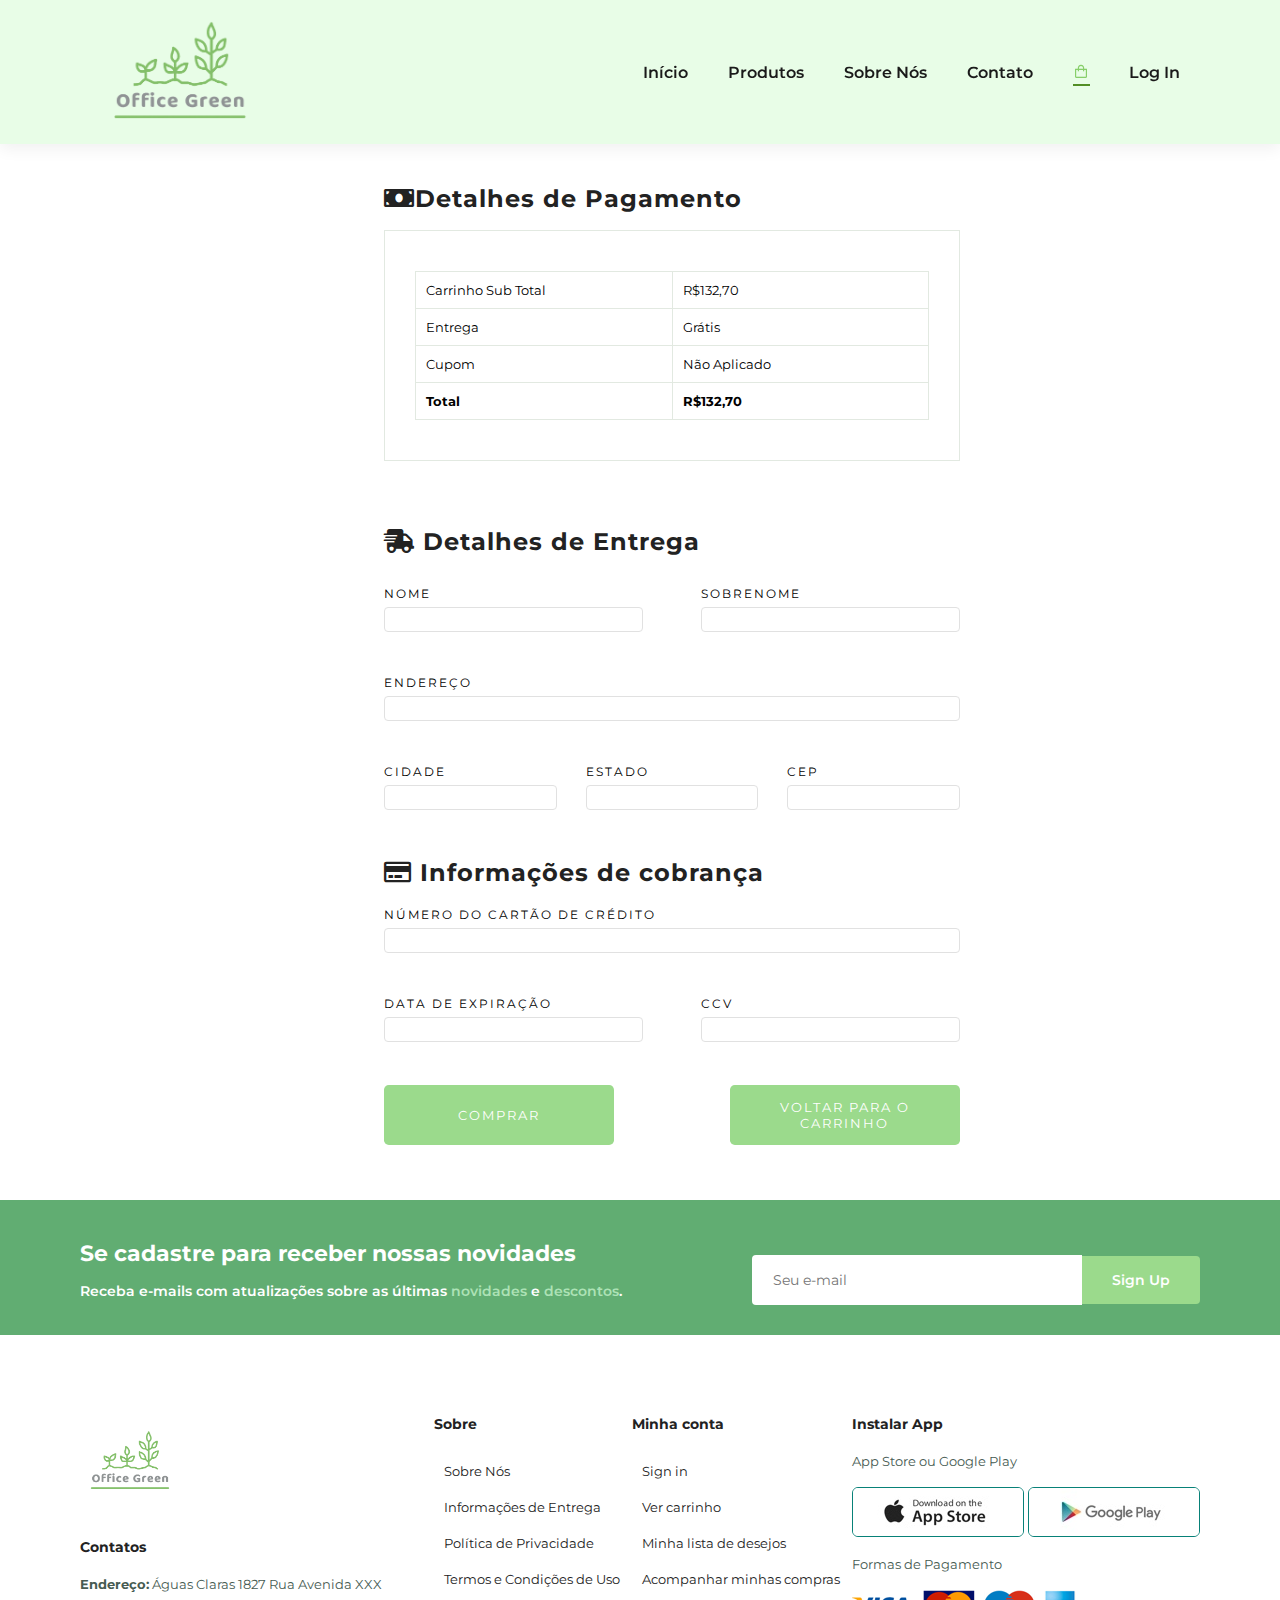
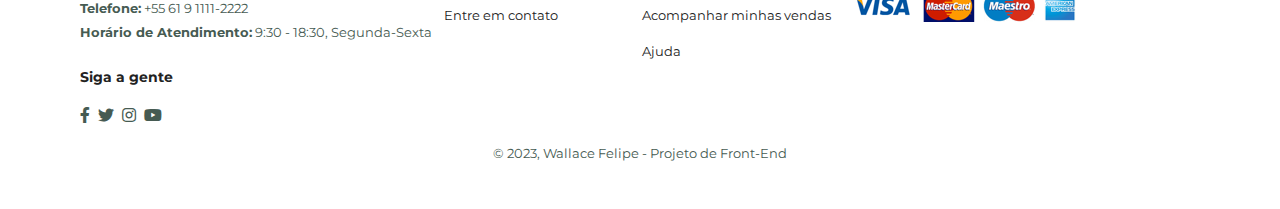
<file: public/pagamento.html>
<!DOCTYPE html>
<html lang="en">
  <head>
    <meta charset="UTF-8" />
    <meta http-equiv="X-UA-Compatible" content="IE=edge" />
    <meta name="viewport" content="width=device-width, initial-scale=1.0" />
    <title>Office Green</title>
    <link rel="icon" href="img/logo.png" />
    <link
      href="https://unpkg.com/boxicons@2.1.4/css/boxicons.min.css"
      rel="stylesheet"
    />
    <link
      rel="stylesheet"
      href="https://pro.fontawesome.com/releases/v5.10.0/css/all.css"
    />
    <link rel="stylesheet" href="styles.css" />
  </head>

  <body>
    <section id="header">
      <a href="index.html"
        ><img src="img/logo.png" class="logo" alt="" width="200" height="100" />
      </a>

      <div>
        <u1 id="navbar">
          <li><a href="index.html">Início</a></li>
          <li><a href="produtos.html">Produtos</a></li>
          <li><a href="sobre.html">Sobre Nós</a></li>
          <li><a href="contato.html">Contato</a></li>
          <li id="lg-bag">
            <a class="active" href="carrinho.html"
              ><i class="bx bx-shopping-bag" style="color: #87cf6a"></i
            ></a>
          </li>
          <li><a href="login.html">Log In</a></li>
          <a href="#" id="close"><i class="far fa-times"></i></a>
        </u1>
      </div>
      <div id="mobile">
        <a href="carrinho.html"
          ><i class="bx bx-shopping-bag" style="color: #87cf6a"></i
        ></a>
        <i id="bar" class="fas fa-outdent"></i>
      </div>
    </section>

    <section id="pagamento">
            <div class="container">
                <form action="">
                    <h1><i class="fas fa-money-bill"></i>Detalhes de Pagamento</h1>
                    <div class="subtotal">
                        <table>
                            <tr>
                                <td>Carrinho Sub Total</td>
                                <td>R$132,70</td>
                            </tr>
                            <tr>
                                <td>Entrega</td>
                                <td>Grátis</td>
                        </tr>
                        <tr>
                            <td>Cupom</td>
                            <td>Não Aplicado</td>
                    </tr>
                        <tr>
                            <td><strong>Total</strong></td>
                            <td><strong>R$132,70</strong></td>
                        </tr>
                        </table>
                    </div>
                    <h1>
                        <i class="fas fa-shipping-fast"></i>
                        Detalhes de Entrega
                    </h1>
                    <div class="name">
                        <div>
                            <label for="f-name">Nome</label>
                            <input type="text" name="f-name">
                        </div>
                        <div>
                            <label for="l-name">Sobrenome</label>
                            <input type="text" name="l-name">
                        </div>
                    </div>
                    <div class="street">
                        <label for="name">Endereço</label>
                        <input type="text" name="address">
                    </div>
                    <div class="address-info">
                        <div>
                            <label for="city">Cidade</label>
                            <input type="text" name="city">
                        </div>
                        <div>
                            <label for="state">Estado</label>
                            <input type="text" name="state">
                        </div>
                        <div>
                            <label for="zip">Cep</label>
                            <input type="text" name="zip">
                        </div>
                    </div>
                    <h1>
                        <i class="far fa-credit-card"></i> Informações de cobrança
                    </h1>
                    <div class="cc-num">
                        <label for="card-num">Número do cartão de crédito</label>
                        <input type="text" name="card-num">
                    </div>
                    <div class="cc-info">
                        <div>
                            <label for="card-num">Data de Expiração</label>
                            <input type="text" name="expire">
                        </div>
                        <div>
                            <label for="card-num">CCV</label>
                            <input type="text" name="security">
                        </div>
                    </div>
                    <div class="btns">
                        <button>Comprar</button>
                        <button>Voltar para o carrinho</button>
                    </div>
                </form>
            </div>
        </div>  
    </section>

    <section id="newsletter" class="section-p1 section-m1">
        <div class="newstext">
          <h4>Se cadastre para receber nossas novidades</h4>
          <p>
            Receba e-mails com atualizações sobre as últimas
            <span>novidades</span> e <span>descontos</span>.
          </p>
        </div>
        <div class="form">
          <input type="text" placeholder="Seu e-mail" />
          <button class="normal">Sign Up</button>
        </div>
      </section>

      <footer class="section-p1">
        <div class="col">
          <a href="index.html"><img class="logo" src="img/logo.png" alt="" /> </a>
          <h4>Contatos</h4>
          <p><strong>Endereço:</strong> Águas Claras 1827 Rua Avenida XXX</p>
          <p><strong>Telefone:</strong> +55 61 9 1111-2222</p>
          <p>
            <strong>Horário de Atendimento:</strong> 9:30 - 18:30, Segunda-Sexta
          </p>
          <div class="follow">
            <h4>Siga a gente</h4>
            <div class="icon">
              <i class="fab fa-facebook-f"></i>
              <i class="fab fa-twitter"></i>
              <i class="fab fa-instagram"></i>
              <i class="fab fa-youtube"></i>
            </div>
          </div>
        </div>
        <div class="col">
          <h4>Sobre</h4>
          <a href="sobre.html">Sobre Nós</a>
          <a href="acompanharCompras.html">Informações de Entrega</a>
          <a href="contato.html">Política de Privacidade</a>
          <a href="contato.html">Termos e Condições de Uso</a>
          <a href="contato.html">Entre em contato</a>
        </div>
        <div class="col">
          <h4>Minha conta</h4>
          <a href="login.html">Sign in</a>
          <a href="carrinho.html">Ver carrinho</a>
          <a href="listaDesejos.html">Minha lista de desejos</a>
          <a href="acompanharCompras.html">Acompanhar minhas compras</a>
          <a href="acompanharVendas.html">Acompanhar minhas vendas</a>
          <a href="contato.html">Ajuda</a>
        </div>
        <div class="col install">
          <h4>Instalar App</h4>
          <p>App Store ou Google Play</p>
          <div class="row">
            <img src="img/pay/app.jpg" alt="" />
            <img src="img/pay/play.jpg" alt="" />
          </div>
          <p>Formas de Pagamento</p>
          <img src="img/pay/pay.png" alt="" />
        </div>
  
        <div class="copyright">
          <p>© 2023, Wallace Felipe - Projeto de Front-End</p>
        </div>
      </footer>

    <script src="script.js"></script>
  </body>
</html>
</file>
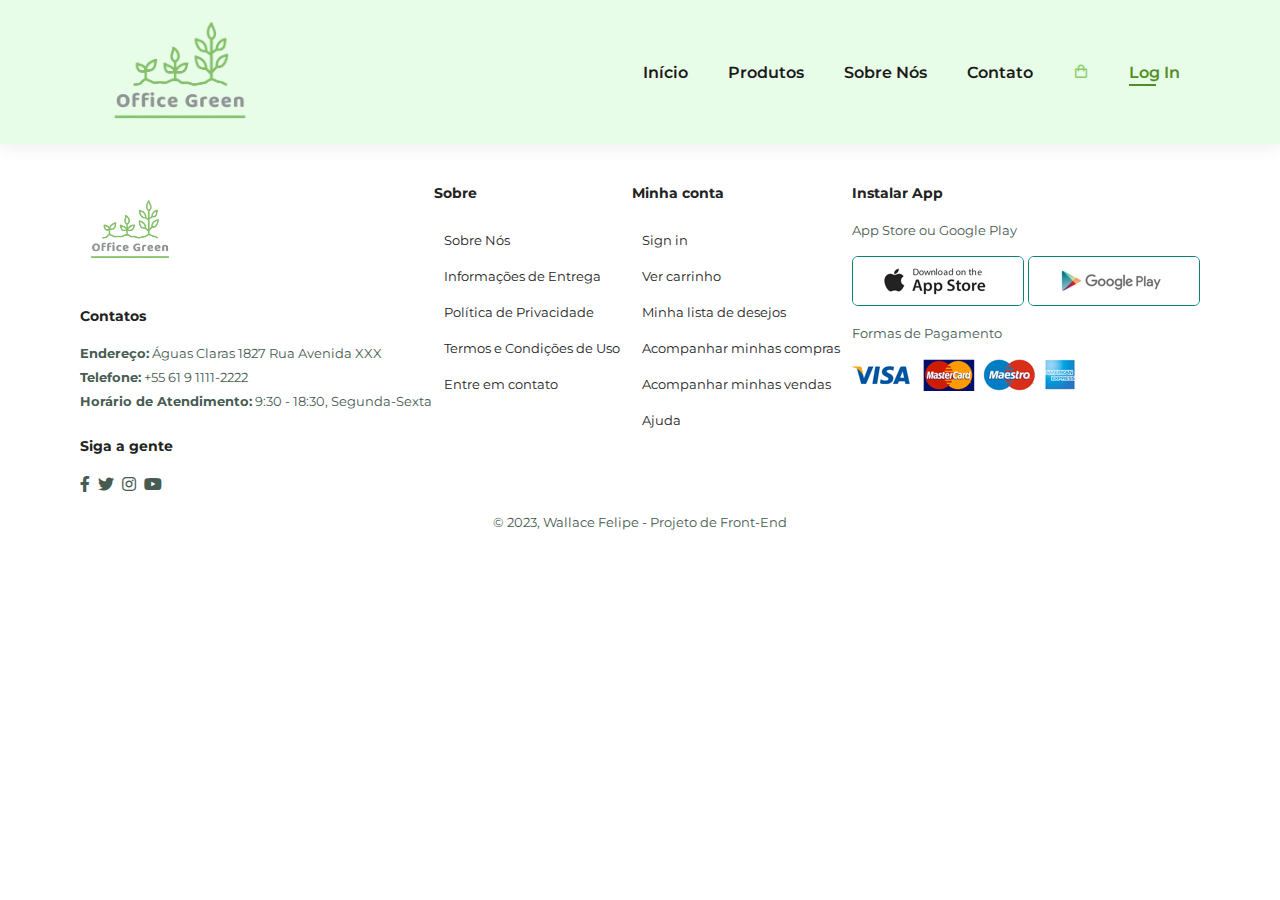
<file: public/perfil.html>
<!DOCTYPE html>
<html lang="en">
  <head>
    <meta charset="UTF-8" />
    <meta http-equiv="X-UA-Compatible" content="IE=edge" />
    <meta name="viewport" content="width=device-width, initial-scale=1.0" />
    <title>Office Green</title>
    <link rel="icon" href="img/logo.png" />
    <link
      href="https://unpkg.com/boxicons@2.1.4/css/boxicons.min.css"
      rel="stylesheet"
    />
    <link
      rel="stylesheet"
      href="https://pro.fontawesome.com/releases/v5.10.0/css/all.css"
    />
    <link rel="stylesheet" href="styles.css" />
  </head>
  <body>
    <section id="header">
      <a href="index.html"
        ><img src="img/logo.png" class="logo" alt="" width="200" height="100" />
      </a>
      <div>
        <u1 id="navbar">
          <li><a href="index.html">Início</a></li>
          <li><a href="produtos.html">Produtos</a></li>
          <li><a href="sobre.html">Sobre Nós</a></li>
          <li><a href="contato.html">Contato</a></li>
          <li id="lg-bag">
            <a href="carrinho.html"
              ><i class="bx bx-shopping-bag" style="color: #87cf6a"></i
            ></a>
          </li>
          <li>
            <a class="active" href="login.html" id="loginLink">Log In</a>
          </li>

          <a href="#" id="close"><i class="far fa-times"></i></a>
        </u1>
      </div>
      <div id="mobile">
        <a href="carrinho.html"
          ><i class="bx bx-shopping-bag" style="color: #87cf6a"></i
        ></a>
        <i id="bar" class="fas fa-outdent"></i>
      </div>
    </section>

    <footer class="section-p1">
      <div class="col">
        <a href="index.html"><img class="logo" src="img/logo.png" alt="" /> </a>
        <h4>Contatos</h4>
        <p><strong>Endereço:</strong> Águas Claras 1827 Rua Avenida XXX</p>
        <p><strong>Telefone:</strong> +55 61 9 1111-2222</p>
        <p>
          <strong>Horário de Atendimento:</strong> 9:30 - 18:30, Segunda-Sexta
        </p>
        <div class="follow">
          <h4>Siga a gente</h4>
          <div class="icon">
            <i class="fab fa-facebook-f"></i>
            <i class="fab fa-twitter"></i>
            <i class="fab fa-instagram"></i>
            <i class="fab fa-youtube"></i>
          </div>
        </div>
      </div>
      <div class="col">
        <h4>Sobre</h4>
        <a href="sobre.html">Sobre Nós</a>
        <a href="acompanharCompras.html">Informações de Entrega</a>
        <a href="contato.html">Política de Privacidade</a>
        <a href="contato.html">Termos e Condições de Uso</a>
        <a href="contato.html">Entre em contato</a>
      </div>
      <div class="col">
        <h4>Minha conta</h4>
        <a href="login.html">Sign in</a>
        <a href="carrinho.html">Ver carrinho</a>
        <a href="listaDesejos.html">Minha lista de desejos</a>
        <a href="acompanharCompras.html">Acompanhar minhas compras</a>
        <a href="acompanharVendas.html">Acompanhar minhas vendas</a>
        <a href="contato.html">Ajuda</a>
      </div>
      <div class="col install">
        <h4>Instalar App</h4>
        <p>App Store ou Google Play</p>
        <div class="row">
          <img src="img/pay/app.jpg" alt="" />
          <img src="img/pay/play.jpg" alt="" />
        </div>
        <p>Formas de Pagamento</p>
        <img src="img/pay/pay.png" alt="" />
      </div>

      <div class="copyright">
        <p>© 2023, Wallace Felipe - Projeto de Front-End</p>
      </div>
    </footer>

    <script src="script.js"></script>
  </body>
</html>
</file>
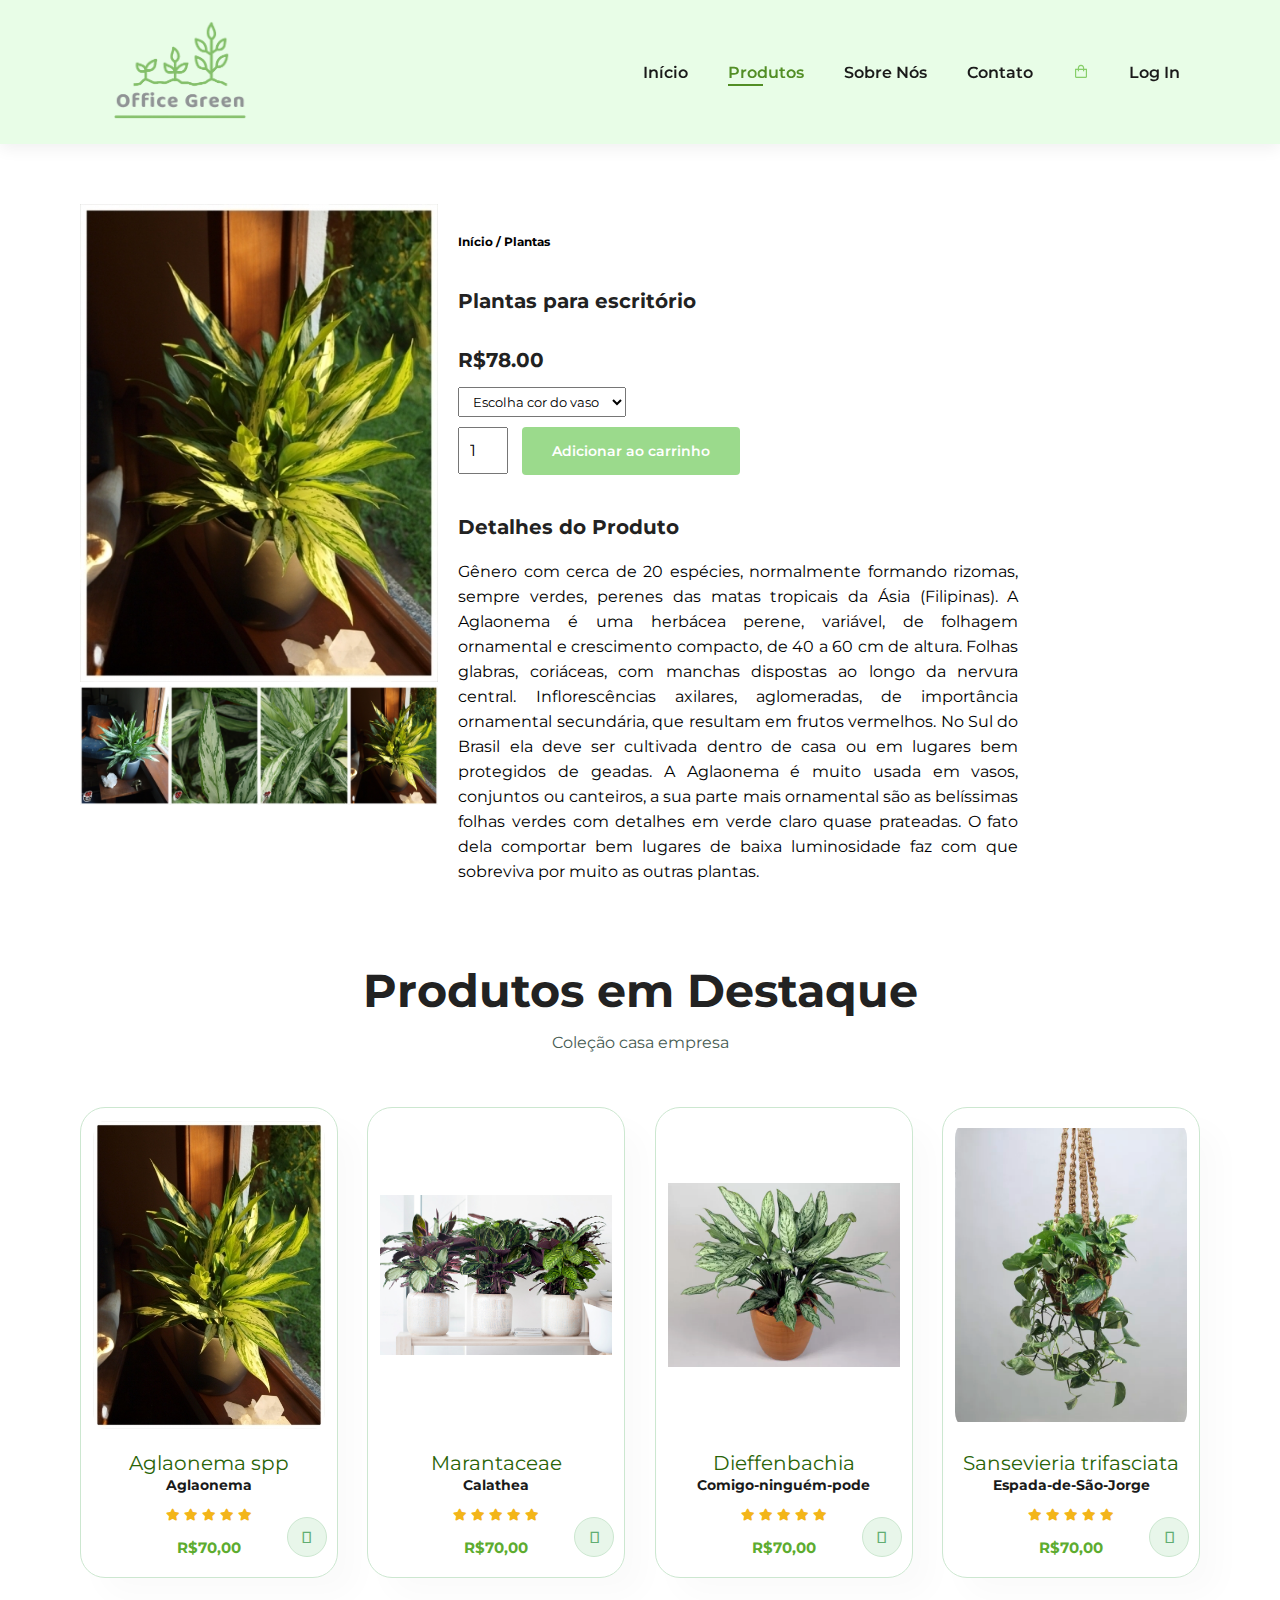
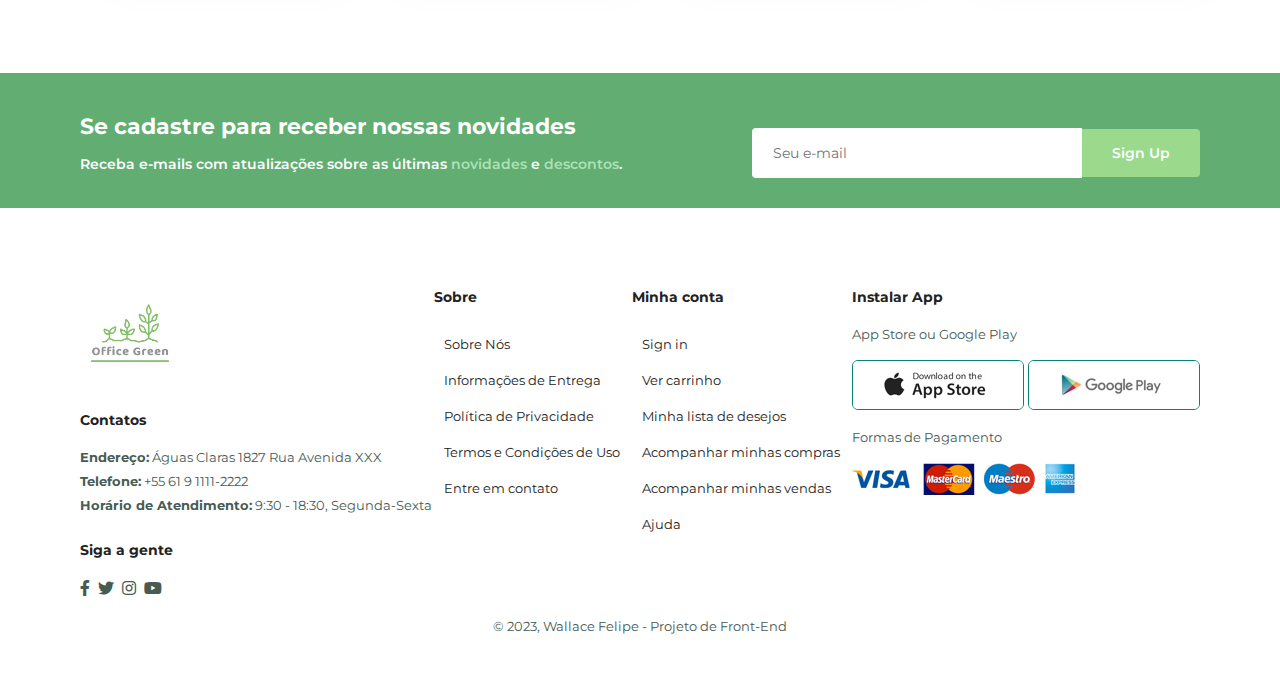
<file: public/produto.html>
<!DOCTYPE html>
<html lang="en">
  <head>
    <meta charset="UTF-8" />
    <meta http-equiv="X-UA-Compatible" content="IE=edge" />
    <meta name="viewport" content="width=device-width, initial-scale=1.0" />
    <title>Office Green</title>
    <link rel="icon" href="img/logo.png" />
    <link
      href="https://unpkg.com/boxicons@2.1.4/css/boxicons.min.css"
      rel="stylesheet"
    />
    <link
      rel="stylesheet"
      href="https://pro.fontawesome.com/releases/v5.10.0/css/all.css"
    />
    <link rel="stylesheet" href="styles.css" />
  </head>
  <body>
    <section id="header">
      <a href="index.html"
        ><img src="img/logo.png" class="logo" alt="" width="200" height="100" />
      </a>

      <div>
        <u1 id="navbar">
          <li><a href="index.html">Início</a></li>
          <li><a class="active" href="produtos.html">Produtos</a></li>
          <li><a href="sobre.html">Sobre Nós</a></li>
          <li><a href="contato.html">Contato</a></li>
          <li id="lg-bag">
            <a href="carrinho.html"
              ><i class="bx bx-shopping-bag" style="color: #87cf6a"></i
            ></a>
          </li>
          <li><a href="login.html">Log In</a></li>

          <a href="#" id="close"><i class="far fa-times"></i></a>
        </u1>
      </div>
      <div id="mobile">
        <a href="carrinho.html"
          ><i class="bx bx-shopping-bag" style="color: #87cf6a"></i
        ></a>
        <i id="bar" class="fas fa-outdent"></i>
      </div>
    </section>

    <section id="detalhesProduto" class="section-p1">
      <div class="umProdutoImg">
        <img
          src="img/products/Aglaonema4.png.jpeg"
          width="100%"
          id="imgPrincipal"
          alt=""
        />
        <div class="imagensPequenas">
          <div class="imagemPequenaCol">
            <img
              src="img/products/Aglaonema2.png.jpeg"
              width="100%"
              class="imagemPequena"
              alt=""
            />
          </div>
          <div class="imagemPequenaCol">
            <img
              src="img/products/Aglaonema3.png.jpeg"
              width="100%"
              class="imagemPequena"
              alt=""
            />
          </div>
          <div class="imagemPequenaCol">
            <img
              src="img/products/Aglaonema.png.jpeg"
              width="100%"
              class="imagemPequena"
              alt=""
            />
          </div>
          <div class="imagemPequenaCol">
            <img
              src="img/products/Aglaonema4.png.jpeg"
              width="100%"
              class="imagemPequena"
              alt=""
            />
          </div>
        </div>
      </div>
      <div class="umProdutoDetalhe">
        <h6>Início / Plantas</h6>
        <h4>Plantas para escritório</h4>
        <h2>R$78.00</h2>
        <select>
          <option>Escolha cor do vaso</option>
          <option>Branco</option>
          <option>Preto</option>
          <option>Cinza</option>
        </select>
        <input type="number" value="1" />
        <button class="normal">Adicionar ao carrinho</button>
        <h4>Detalhes do Produto</h4>
        <span
          >Gênero com cerca de 20 espécies, normalmente formando rizomas, sempre
          verdes, perenes das matas tropicais da Ásia (Filipinas). A Aglaonema é
          uma herbácea perene, variável, de folhagem ornamental e crescimento
          compacto, de 40 a 60 cm de altura. Folhas glabras, coriáceas, com
          manchas dispostas ao longo da nervura central. Inflorescências
          axilares, aglomeradas, de importância ornamental secundária, que
          resultam em frutos vermelhos. No Sul do Brasil ela deve ser cultivada
          dentro de casa ou em lugares bem protegidos de geadas. A Aglaonema é
          muito usada em vasos, conjuntos ou canteiros, a sua parte mais
          ornamental são as belíssimas folhas verdes com detalhes em verde claro
          quase prateadas. O fato dela comportar bem lugares de baixa
          luminosidade faz com que sobreviva por muito as outras plantas.</span
        >
      </div>
    </section>

    <section id="product1" class="section-p1">
      <h2>Produtos em Destaque</h2>
      <p>Coleção casa empresa</p>
      <div class="pro-container">
        <div class="pro">
          <img src="img/products/Aglaonema4.png.jpeg" alt="" />
          <div class="des">
            <span>Aglaonema spp</span>
            <h5>Aglaonema</h5>
            <div class="star">
              <i class="fas fa-star"></i>
              <i class="fas fa-star"></i>
              <i class="fas fa-star"></i>
              <i class="fas fa-star"></i>
              <i class="fas fa-star"></i>
            </div>
            <h4>R$70,00</h4>
          </div>
          <a href="#"><i class="fal fa-shopping-cart cart"></i></a>
        </div>
        <div class="pro">
          <img src="img/products/Calathea.png" alt="" />
          <div class="des">
            <span>Marantaceae</span>
            <h5>Calathea</h5>
            <div class="star">
              <i class="fas fa-star"></i>
              <i class="fas fa-star"></i>
              <i class="fas fa-star"></i>
              <i class="fas fa-star"></i>
              <i class="fas fa-star"></i>
            </div>
            <h4>R$70,00</h4>
          </div>
          <a href="#"><i class="fal fa-shopping-cart cart"></i></a>
        </div>
        <div class="pro">
          <img src="img/products/Comigo-ninguém-pode.png" alt="" />
          <div class="des">
            <span>Dieffenbachia</span>
            <h5>Comigo-ninguém-pode</h5>
            <div class="star">
              <i class="fas fa-star"></i>
              <i class="fas fa-star"></i>
              <i class="fas fa-star"></i>
              <i class="fas fa-star"></i>
              <i class="fas fa-star"></i>
            </div>
            <h4>R$70,00</h4>
          </div>
          <a href="#"><i class="fal fa-shopping-cart cart"></i></a>
        </div>
        <div class="pro">
          <img src="img/products/Espada-de-São-Jorge.png" alt="" />
          <div class="des">
            <span>Sansevieria trifasciata</span>
            <h5>Espada-de-São-Jorge</h5>
            <div class="star">
              <i class="fas fa-star"></i>
              <i class="fas fa-star"></i>
              <i class="fas fa-star"></i>
              <i class="fas fa-star"></i>
              <i class="fas fa-star"></i>
            </div>
            <h4>R$70,00</h4>
          </div>
          <a href="#"><i class="fal fa-shopping-cart cart"></i></a>
        </div>
      </div>
    </section>

    <section id="newsletter" class="section-p1 section-m1">
      <div class="newstext">
        <h4>Se cadastre para receber nossas novidades</h4>
        <p>
          Receba e-mails com atualizações sobre as últimas
          <span>novidades</span> e <span>descontos</span>.
        </p>
      </div>
      <div class="form">
        <input type="text" placeholder="Seu e-mail" />
        <button class="normal">Sign Up</button>
      </div>
    </section>

    <footer class="section-p1">
      <div class="col">
        <a href="index.html"><img class="logo" src="img/logo.png" alt="" /> </a>
        <h4>Contatos</h4>
        <p><strong>Endereço:</strong> Águas Claras 1827 Rua Avenida XXX</p>
        <p><strong>Telefone:</strong> +55 61 9 1111-2222</p>
        <p>
          <strong>Horário de Atendimento:</strong> 9:30 - 18:30, Segunda-Sexta
        </p>
        <div class="follow">
          <h4>Siga a gente</h4>
          <div class="icon">
            <i class="fab fa-facebook-f"></i>
            <i class="fab fa-twitter"></i>
            <i class="fab fa-instagram"></i>
            <i class="fab fa-youtube"></i>
          </div>
        </div>
      </div>
      <div class="col">
        <h4>Sobre</h4>
        <a href="sobre.html">Sobre Nós</a>
        <a href="acompanharCompras.html">Informações de Entrega</a>
        <a href="contato.html">Política de Privacidade</a>
        <a href="contato.html">Termos e Condições de Uso</a>
        <a href="contato.html">Entre em contato</a>
      </div>
      <div class="col">
        <h4>Minha conta</h4>
        <a href="login.html">Sign in</a>
        <a href="carrinho.html">Ver carrinho</a>
        <a href="listaDesejos.html">Minha lista de desejos</a>
        <a href="acompanharCompras.html">Acompanhar minhas compras</a>
        <a href="acompanharVendas.html">Acompanhar minhas vendas</a>
        <a href="contato.html">Ajuda</a>
      </div>
      <div class="col install">
        <h4>Instalar App</h4>
        <p>App Store ou Google Play</p>
        <div class="row">
          <img src="img/pay/app.jpg" alt="" />
          <img src="img/pay/play.jpg" alt="" />
        </div>
        <p>Formas de Pagamento</p>
        <img src="img/pay/pay.png" alt="" />
      </div>

      <div class="copyright">
        <p>© 2023, Wallace Felipe - Projeto de Front-End</p>
      </div>
    </footer>

    <script src="script.js"></script>
  </body>
</html>
</file>
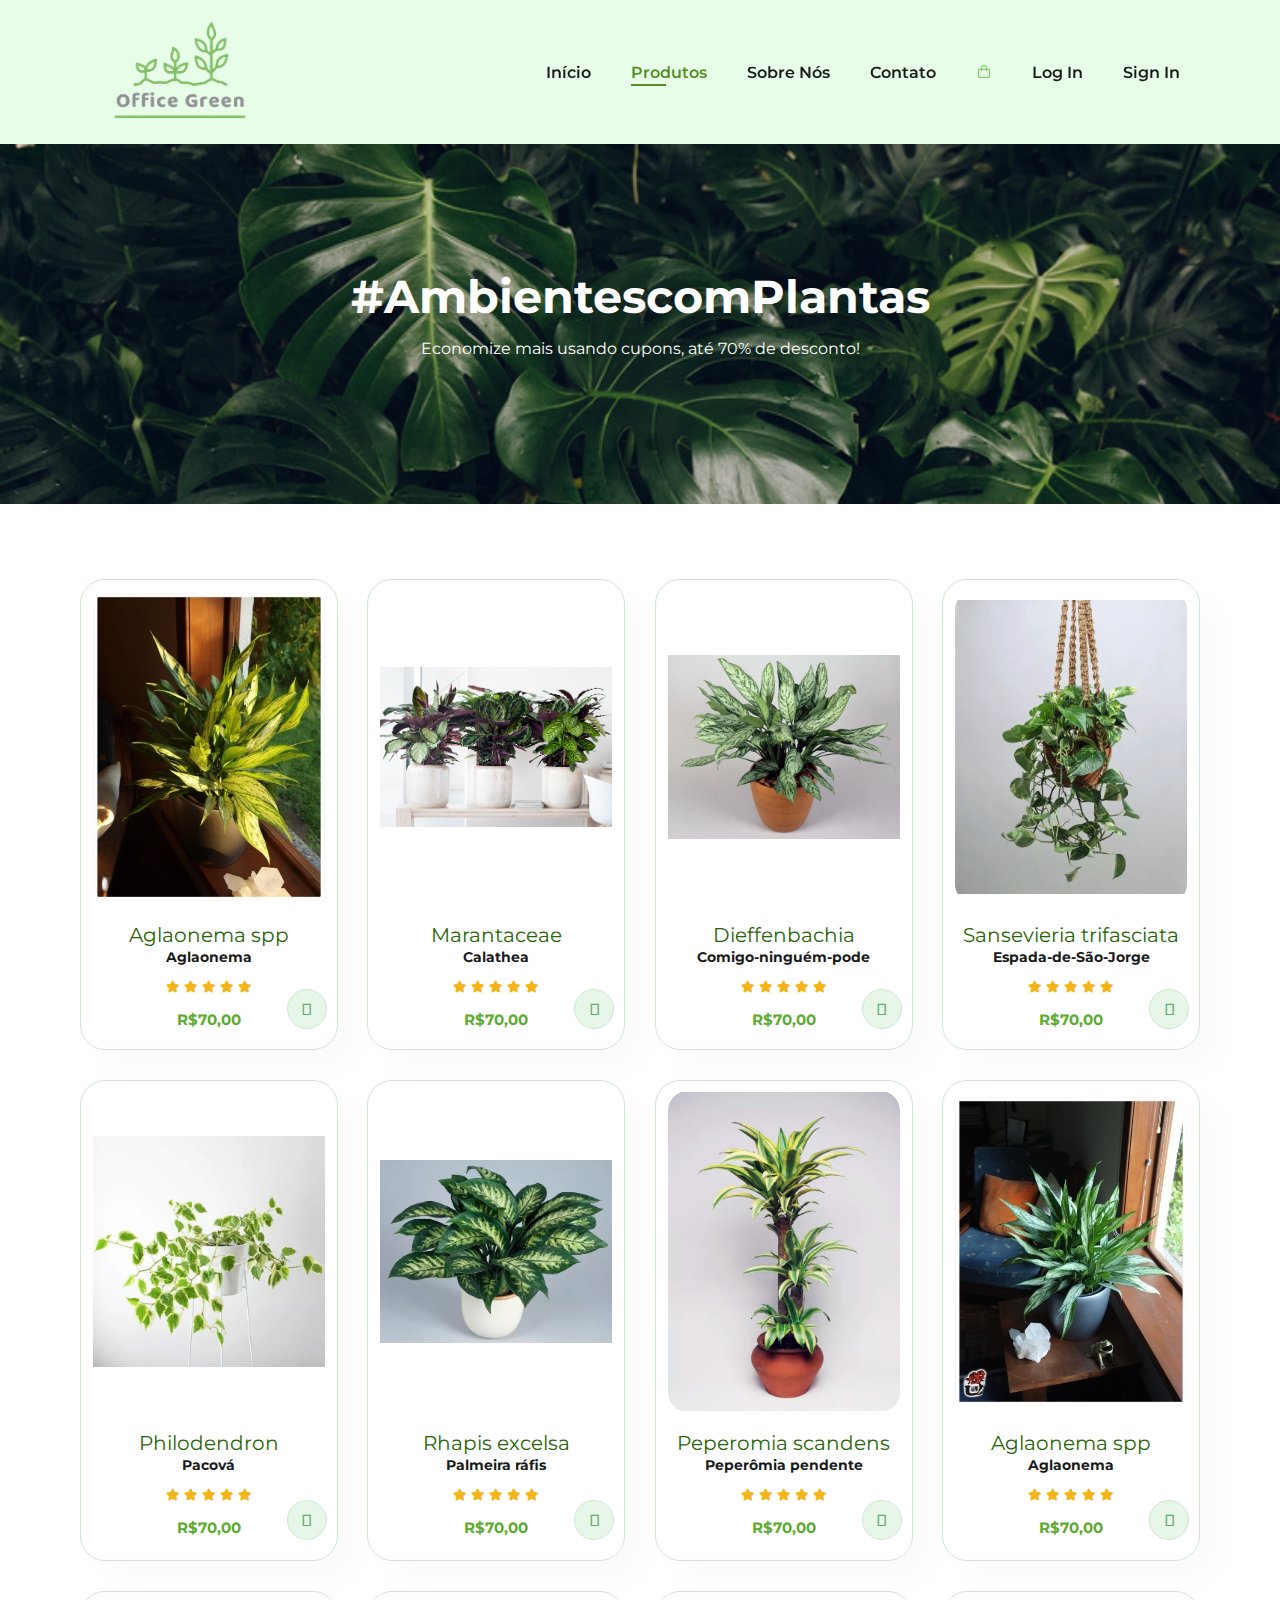
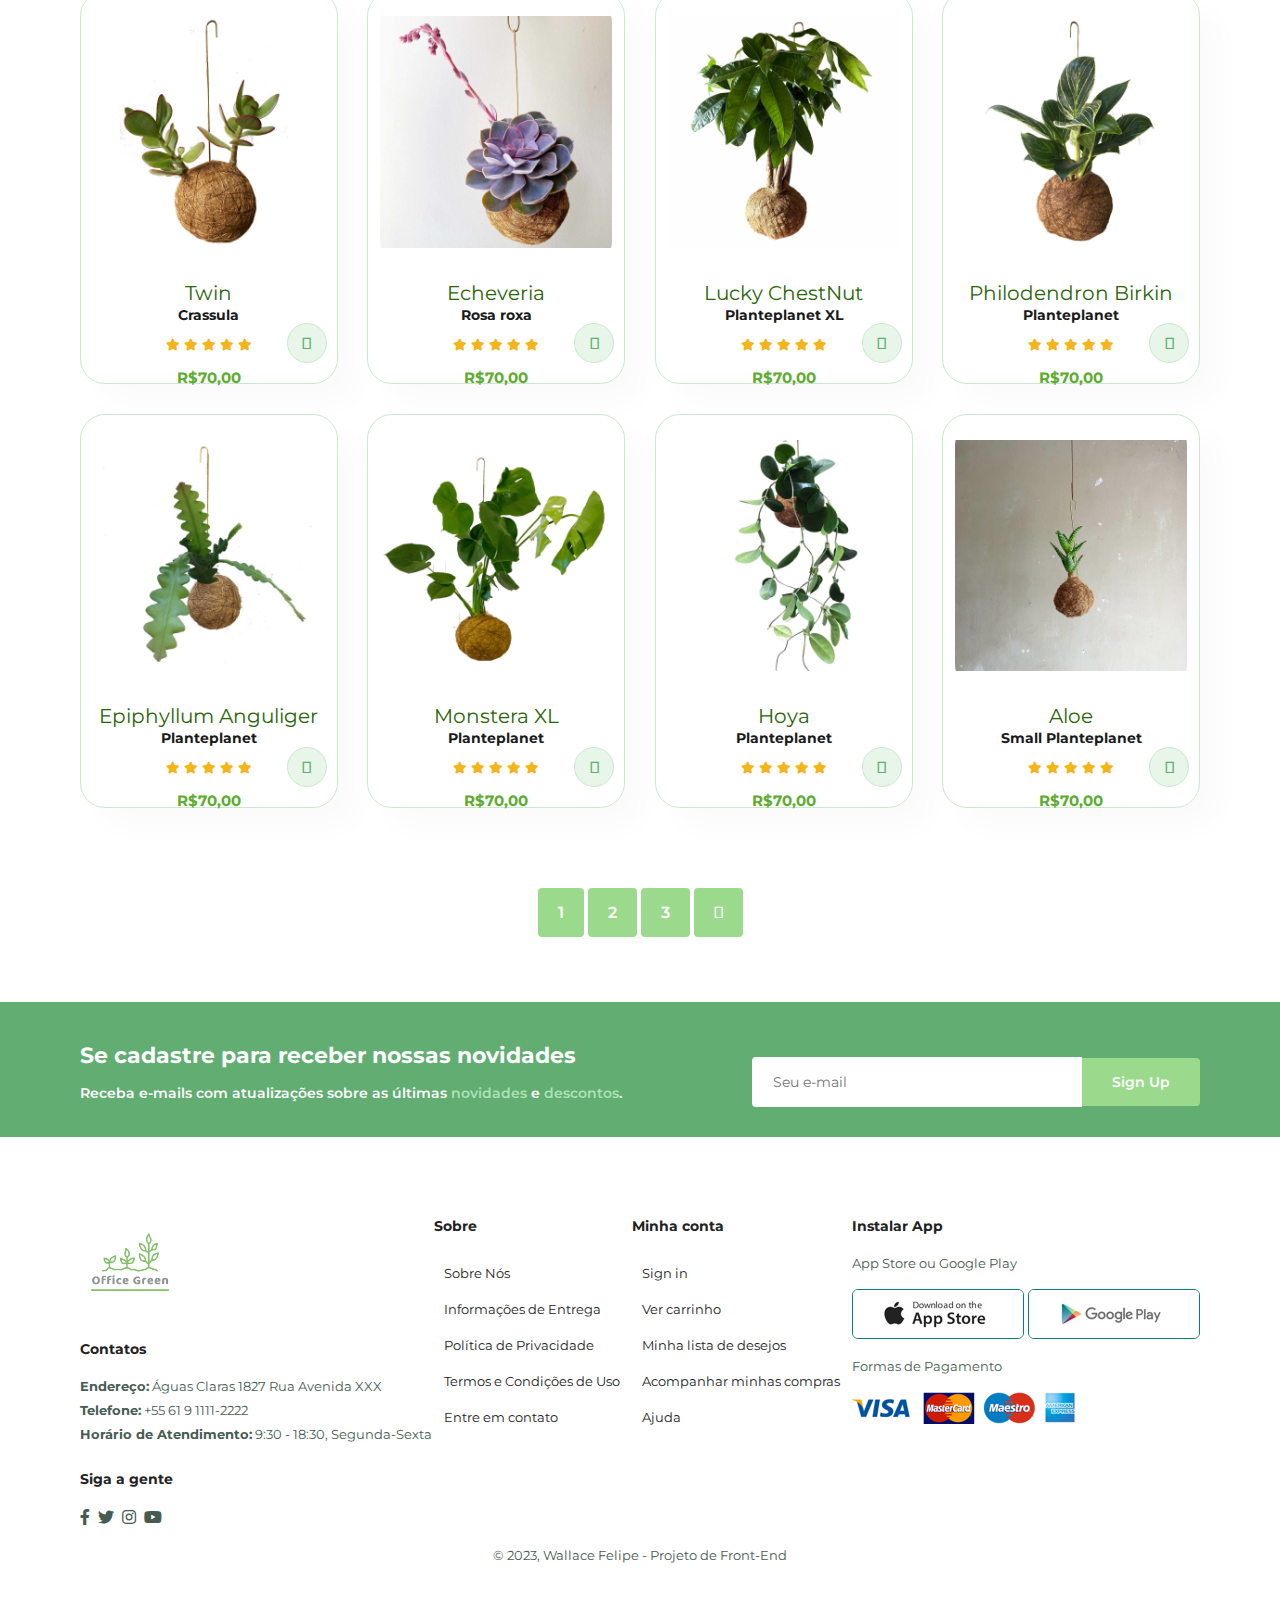
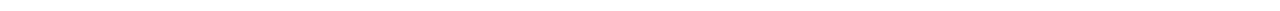
<file: public/produtos.html>
<!DOCTYPE html>
<html lang="en">
  <head>
    <meta charset="UTF-8" />
    <meta http-equiv="X-UA-Compatible" content="IE=edge" />
    <meta name="viewport" content="width=device-width, initial-scale=1.0" />
    <title>Office Green</title>
    <link rel="icon" href="img/logo.png" />
    <link
      href="https://unpkg.com/boxicons@2.1.4/css/boxicons.min.css"
      rel="stylesheet"
    />
    <link
      rel="stylesheet"
      href="https://pro.fontawesome.com/releases/v5.10.0/css/all.css"
    />
    <link rel="stylesheet" href="styles.css" />
  </head>
  <body>
    <section id="header">
      <a href="index.html"
        ><img src="img/logo.png" class="logo" alt="" width="200" height="100" />
      </a>

      <div>
        <u1 id="navbar">
          <li><a href="index.html">Início</a></li>
          <li><a class="active" href="produtos.html">Produtos</a></li>
          <li><a href="sobre.html">Sobre Nós</a></li>
          <li><a href="contato.html">Contato</a></li>
          <li id="lg-bag">
            <a href="carrinho.html"
              ><i class="bx bx-shopping-bag" style="color: #87cf6a"></i
            ></a>
          </li>
          <li><a href="login.html">Log In</a></li>
          <li><a href="sign.html">Sign In</a></li>
          <a href="#" id="close"><i class="far fa-times"></i></a>
        </u1>
      </div>
      <div id="mobile">
        <a href="carrinho.html"
          ><i class="bx bx-shopping-bag" style="color: #87cf6a"></i
        ></a>
        <i id="bar" class="fas fa-outdent"></i>
      </div>
    </section>

    <section id="page-header">
      <h2>#AmbientescomPlantas</h2>
      <p>Economize mais usando cupons, até 70% de desconto!</p>
    </section>

    <section id="product1" class="section-p1">
      <div class="pro-container">
        <div class="pro" onclick="window.location.href='produto.html';">
          <img src="img/products/Aglaonema4.png.jpeg" alt="" />
          <div class="des">
            <span>Aglaonema spp</span>
            <h5>Aglaonema</h5>
            <div class="star">
              <i class="fas fa-star"></i>
              <i class="fas fa-star"></i>
              <i class="fas fa-star"></i>
              <i class="fas fa-star"></i>
              <i class="fas fa-star"></i>
            </div>
            <h4>R$70,00</h4>
          </div>
          <a href="#"><i class="fal fa-shopping-cart cart"></i></a>
        </div>
        <div class="pro">
          <img src="img/products/Calathea.png" alt="" />
          <div class="des">
            <span>Marantaceae</span>
            <h5>Calathea</h5>
            <div class="star">
              <i class="fas fa-star"></i>
              <i class="fas fa-star"></i>
              <i class="fas fa-star"></i>
              <i class="fas fa-star"></i>
              <i class="fas fa-star"></i>
            </div>
            <h4>R$70,00</h4>
          </div>
          <a href="#"><i class="fal fa-shopping-cart cart"></i></a>
        </div>
        <div class="pro">
          <img src="img/products/Comigo-ninguém-pode.png" alt="" />
          <div class="des">
            <span>Dieffenbachia</span>
            <h5>Comigo-ninguém-pode</h5>
            <div class="star">
              <i class="fas fa-star"></i>
              <i class="fas fa-star"></i>
              <i class="fas fa-star"></i>
              <i class="fas fa-star"></i>
              <i class="fas fa-star"></i>
            </div>
            <h4>R$70,00</h4>
          </div>
          <a href="#"><i class="fal fa-shopping-cart cart"></i></a>
        </div>
        <div class="pro">
          <img src="img/products/Espada-de-São-Jorge.png" alt="" />
          <div class="des">
            <span>Sansevieria trifasciata</span>
            <h5>Espada-de-São-Jorge</h5>
            <div class="star">
              <i class="fas fa-star"></i>
              <i class="fas fa-star"></i>
              <i class="fas fa-star"></i>
              <i class="fas fa-star"></i>
              <i class="fas fa-star"></i>
            </div>
            <h4>R$70,00</h4>
          </div>
          <a href="#"><i class="fal fa-shopping-cart cart"></i></a>
        </div>
        <div class="pro">
          <img src="img/products/Pacová.png" alt="" />
          <div class="des">
            <span>Philodendron</span>
            <h5>Pacová</h5>
            <div class="star">
              <i class="fas fa-star"></i>
              <i class="fas fa-star"></i>
              <i class="fas fa-star"></i>
              <i class="fas fa-star"></i>
              <i class="fas fa-star"></i>
            </div>
            <h4>R$70,00</h4>
          </div>
          <a href="#"><i class="fal fa-shopping-cart cart"></i></a>
        </div>
        <div class="pro">
          <img src="img/products/Palmeira-ráfis.png" alt="" />
          <div class="des">
            <span>Rhapis excelsa</span>
            <h5>Palmeira ráfis</h5>
            <div class="star">
              <i class="fas fa-star"></i>
              <i class="fas fa-star"></i>
              <i class="fas fa-star"></i>
              <i class="fas fa-star"></i>
              <i class="fas fa-star"></i>
            </div>
            <h4>R$70,00</h4>
          </div>
          <a href="#"><i class="fal fa-shopping-cart cart"></i></a>
        </div>
        <div class="pro">
          <img src="img/products/Peperômia pendente.png" alt="" />
          <div class="des">
            <span>Peperomia scandens</span>
            <h5>Peperômia pendente</h5>
            <div class="star">
              <i class="fas fa-star"></i>
              <i class="fas fa-star"></i>
              <i class="fas fa-star"></i>
              <i class="fas fa-star"></i>
              <i class="fas fa-star"></i>
            </div>
            <h4>R$70,00</h4>
          </div>
          <a href="#"><i class="fal fa-shopping-cart cart"></i></a>
        </div>
        <div class="pro">
          <img src="img/products/Aglaonema2.png.jpeg" alt="" />
          <div class="des">
            <span>Aglaonema spp</span>
            <h5>Aglaonema</h5>
            <div class="star">
              <i class="fas fa-star"></i>
              <i class="fas fa-star"></i>
              <i class="fas fa-star"></i>
              <i class="fas fa-star"></i>
              <i class="fas fa-star"></i>
            </div>
            <h4>R$70,00</h4>
          </div>
          <a href="#"><i class="fal fa-shopping-cart cart"></i></a>
        </div>
        <div class="pro">
          <img src="img/products/Crassula.png" alt="" />
          <div class="des">
            <span>Twin</span>
            <h5>Crassula</h5>
            <div class="star">
              <i class="fas fa-star"></i>
              <i class="fas fa-star"></i>
              <i class="fas fa-star"></i>
              <i class="fas fa-star"></i>
              <i class="fas fa-star"></i>
            </div>
            <h4>R$70,00</h4>
          </div>
          <a href="#"><i class="fal fa-shopping-cart cart"></i></a>
        </div>
        <div class="pro">
          <img src="img/products/echeveria.png" alt="" />
          <div class="des">
            <span>Echeveria</span>
            <h5>Rosa roxa</h5>
            <div class="star">
              <i class="fas fa-star"></i>
              <i class="fas fa-star"></i>
              <i class="fas fa-star"></i>
              <i class="fas fa-star"></i>
              <i class="fas fa-star"></i>
            </div>
            <h4>R$70,00</h4>
          </div>
          <a href="#"><i class="fal fa-shopping-cart cart"></i></a>
        </div>
        <div class="pro">
          <img src="img/products/chestnuts.png" alt="" />
          <div class="des">
            <span>Lucky ChestNut</span>
            <h5>Planteplanet XL</h5>
            <div class="star">
              <i class="fas fa-star"></i>
              <i class="fas fa-star"></i>
              <i class="fas fa-star"></i>
              <i class="fas fa-star"></i>
              <i class="fas fa-star"></i>
            </div>
            <h4>R$70,00</h4>
          </div>
          <a href="#"><i class="fal fa-shopping-cart cart"></i></a>
        </div>
        <div class="pro">
          <img src="img/products/philodendron.png" alt="" />
          <div class="des">
            <span>Philodendron Birkin</span>
            <h5>Planteplanet</h5>
            <div class="star">
              <i class="fas fa-star"></i>
              <i class="fas fa-star"></i>
              <i class="fas fa-star"></i>
              <i class="fas fa-star"></i>
              <i class="fas fa-star"></i>
            </div>
            <h4>R$70,00</h4>
          </div>
          <a href="#"><i class="fal fa-shopping-cart cart"></i></a>
        </div>
        <div class="pro">
          <img src="img/products/Epiphyllum.png" alt="" />
          <div class="des">
            <span>Epiphyllum Anguliger</span>
            <h5>Planteplanet</h5>
            <div class="star">
              <i class="fas fa-star"></i>
              <i class="fas fa-star"></i>
              <i class="fas fa-star"></i>
              <i class="fas fa-star"></i>
              <i class="fas fa-star"></i>
            </div>
            <h4>R$70,00</h4>
          </div>
          <a href="#"><i class="fal fa-shopping-cart cart"></i></a>
        </div>
        <div class="pro">
          <img src="img/products/monstera.png" alt="" />
          <div class="des">
            <span>Monstera XL</span>
            <h5>Planteplanet</h5>
            <div class="star">
              <i class="fas fa-star"></i>
              <i class="fas fa-star"></i>
              <i class="fas fa-star"></i>
              <i class="fas fa-star"></i>
              <i class="fas fa-star"></i>
            </div>
            <h4>R$70,00</h4>
          </div>
          <a href="#"><i class="fal fa-shopping-cart cart"></i></a>
        </div>
        <div class="pro">
          <img src="img/products/hoya.png" alt="" />
          <div class="des">
            <span>Hoya</span>
            <h5>Planteplanet</h5>
            <div class="star">
              <i class="fas fa-star"></i>
              <i class="fas fa-star"></i>
              <i class="fas fa-star"></i>
              <i class="fas fa-star"></i>
              <i class="fas fa-star"></i>
            </div>
            <h4>R$70,00</h4>
          </div>
          <a href="#"><i class="fal fa-shopping-cart cart"></i></a>
        </div>
        <div class="pro">
          <img src="img/products/minicrassula.png" alt="" />
          <div class="des">
            <span>Aloe</span>
            <h5>Small Planteplanet</h5>
            <div class="star">
              <i class="fas fa-star"></i>
              <i class="fas fa-star"></i>
              <i class="fas fa-star"></i>
              <i class="fas fa-star"></i>
              <i class="fas fa-star"></i>
            </div>
            <h4>R$70,00</h4>
          </div>
          <a href="#"><i class="fal fa-shopping-cart cart"></i></a>
        </div>
      </div>
    </section>

    <section id="trocadePagina" class="section-p1">
      <a href="#">1</a>
      <a href="#">2</a>
      <a href="#">3</a>
      <a href="#"><i class="fal fa-long-arrow-alt-right"></i></a>
    </section>

    <section id="newsletter" class="section-p1 section-m1">
      <div class="newstext">
        <h4>Se cadastre para receber nossas novidades</h4>
        <p>
          Receba e-mails com atualizações sobre as últimas
          <span>novidades</span> e <span>descontos</span>.
        </p>
      </div>
      <div class="form">
        <input type="text" placeholder="Seu e-mail" />
        <button class="normal">Sign Up</button>
      </div>
    </section>

    <footer class="section-p1">
      <div class="col">
        <a href="index.html"><img class="logo" src="img/logo.png" alt="" /> </a>
        <h4>Contatos</h4>
        <p><strong>Endereço:</strong> Águas Claras 1827 Rua Avenida XXX</p>
        <p><strong>Telefone:</strong> +55 61 9 1111-2222</p>
        <p>
          <strong>Horário de Atendimento:</strong> 9:30 - 18:30, Segunda-Sexta
        </p>
        <div class="follow">
          <h4>Siga a gente</h4>
          <div class="icon">
            <i class="fab fa-facebook-f"></i>
            <i class="fab fa-twitter"></i>
            <i class="fab fa-instagram"></i>
            <i class="fab fa-youtube"></i>
          </div>
        </div>
      </div>
      <div class="col">
        <h4>Sobre</h4>
        <a href="sobre.html">Sobre Nós</a>
        <a href="#">Informações de Entrega</a>
        <a href="#">Política de Privacidade</a>
        <a href="#">Termos e Condições de Uso</a>
        <a href="#">Entre em contato</a>
      </div>
      <div class="col">
        <h4>Minha conta</h4>
        <a href="#">Sign in</a>
        <a href="#">Ver carrinho</a>
        <a href="#">Minha lista de desejos</a>
        <a href="#">Acompanhar minhas compras</a>
        <a href="#">Ajuda</a>
      </div>
      <div class="col install">
        <h4>Instalar App</h4>
        <p>App Store ou Google Play</p>
        <div class="row">
          <img src="img/pay/app.jpg" alt="" />
          <img src="img/pay/play.jpg" alt="" />
        </div>
        <p>Formas de Pagamento</p>
        <img src="img/pay/pay.png" alt="" />
      </div>

      <div class="copyright">
        <p>© 2023, Wallace Felipe - Projeto de Front-End</p>
      </div>
    </footer>

    <script src="script.js"></script>
  </body>
</html>
</file>
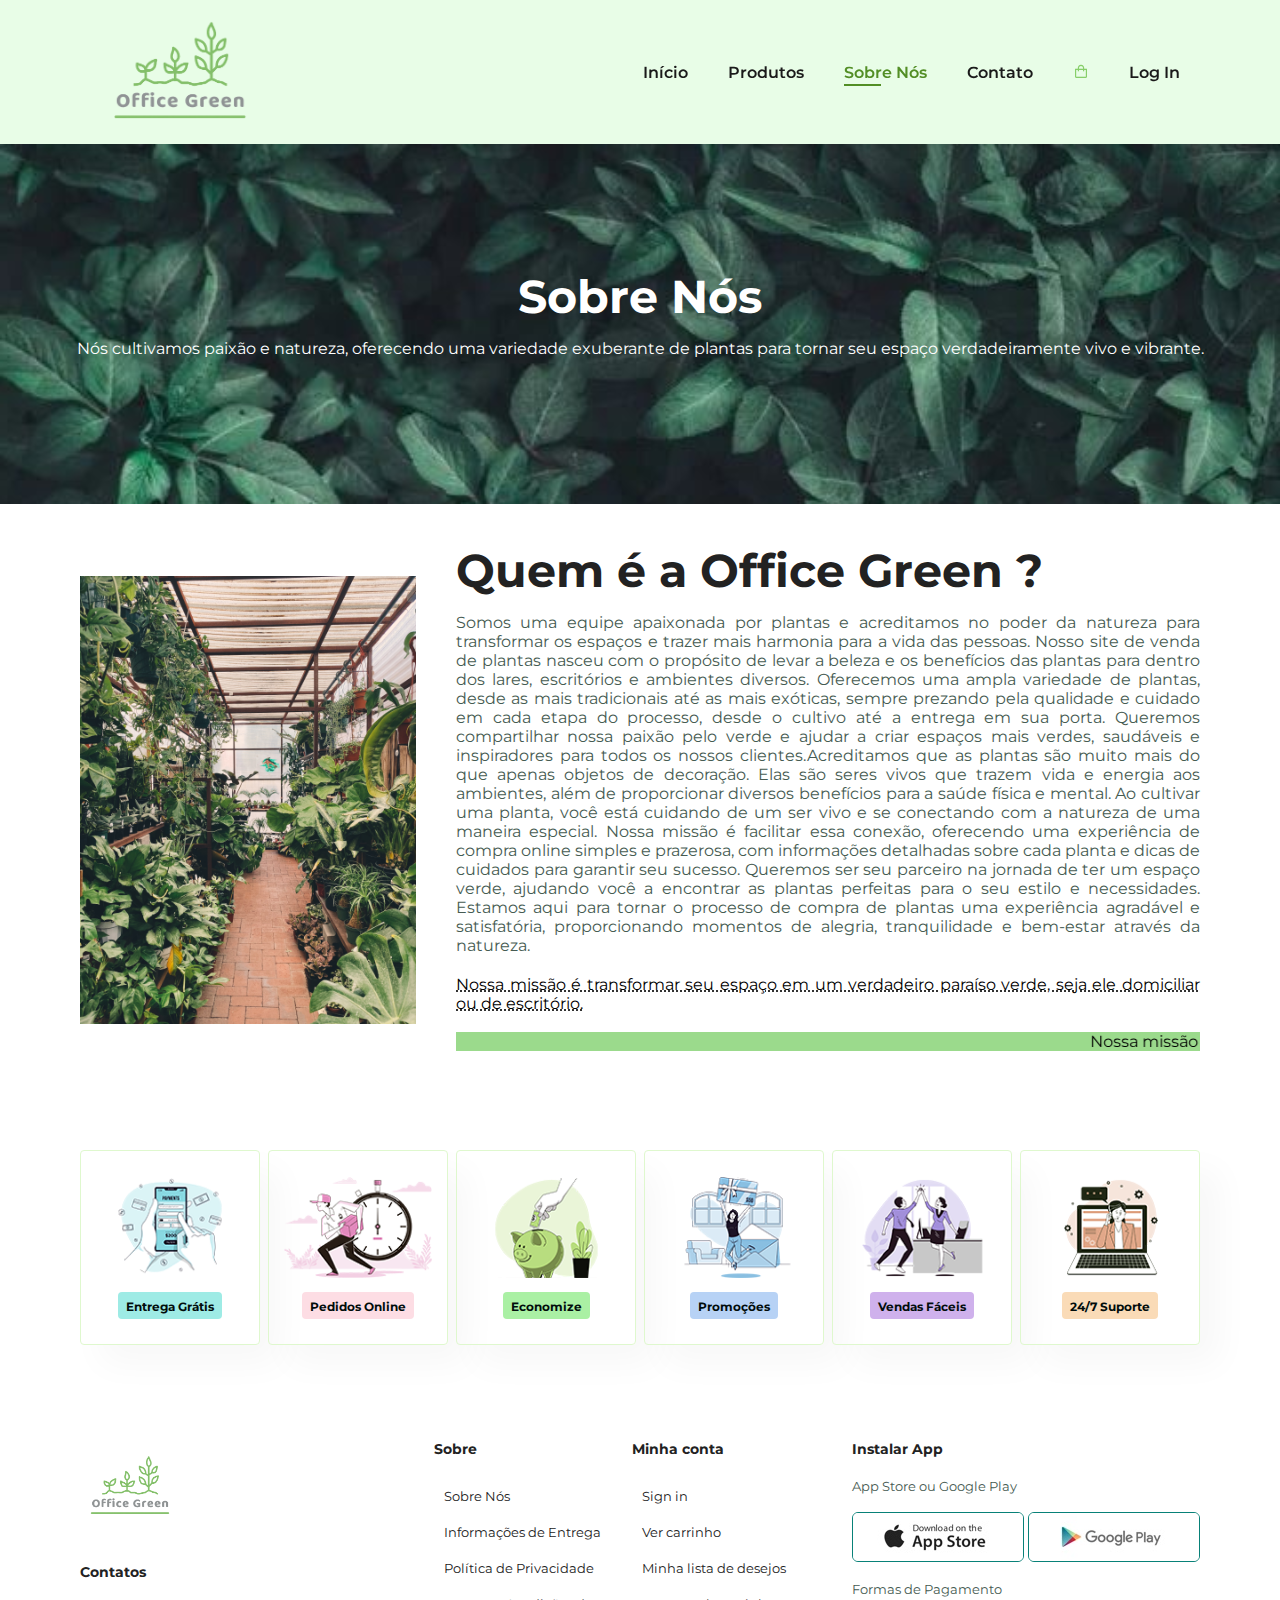
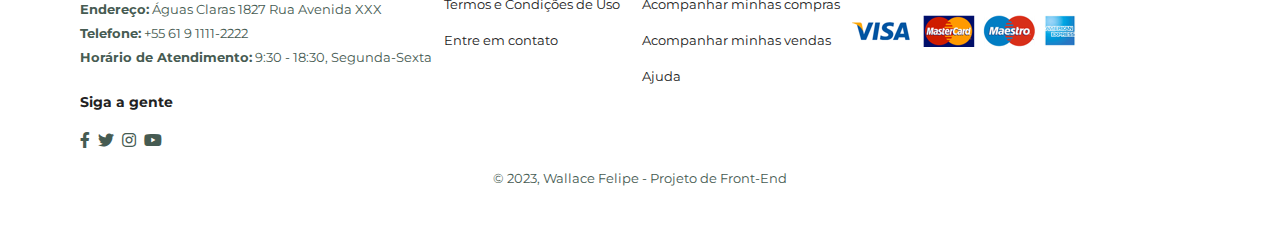
<file: public/sobre.html>
<!DOCTYPE html>
<html lang="en">
  <head>
    <meta charset="UTF-8" />
    <meta http-equiv="X-UA-Compatible" content="IE=edge" />
    <meta name="viewport" content="width=device-width, initial-scale=1.0" />
    <title>Office Green</title>
    <link rel="icon" href="img/logo.png" />
    <link
      href="https://unpkg.com/boxicons@2.1.4/css/boxicons.min.css"
      rel="stylesheet"
    />
    <link
      rel="stylesheet"
      href="https://pro.fontawesome.com/releases/v5.10.0/css/all.css"
    />
    <link rel="stylesheet" href="styles.css" />
  </head>
  <body>
    <section id="header">
      <a href="index.html"
        ><img src="img/logo.png" class="logo" alt="" width="200" height="100" />
      </a>

      <div>
        <u1 id="navbar">
          <li><a href="index.html">Início</a></li>
          <li><a href="produtos.html">Produtos</a></li>
          <li><a class="active" href="sobre.html">Sobre Nós</a></li>
          <li><a href="contato.html">Contato</a></li>
          <li id="lg-bag">
            <a href="carrinho.html"
              ><i class="bx bx-shopping-bag" style="color: #87cf6a"></i
            ></a>
          </li>
          <li><a href="login.html">Log In</a></li>

          <a href="#" id="close"><i class="far fa-times"></i></a>
        </u1>
      </div>
      <div id="mobile">
        <a href="carrinho.html"
          ><i class="bx bx-shopping-bag" style="color: #87cf6a"></i
        ></a>
        <i id="bar" class="fas fa-outdent"></i>
      </div>
    </section>

    <section id="page-header" class="sobre-header">
      <h2>Sobre Nós</h2>
      <p>
        Nós cultivamos paixão e natureza, oferecendo uma variedade exuberante de
        plantas para tornar seu espaço verdadeiramente vivo e vibrante.
      </p>
    </section>

    <section id="about-head" class="section-p1">
      <img src="img/blog/blogimg.png.jpg" alt="">
    <div>
        <h2>Quem é a Office Green ?</h2>
        <p>Somos uma equipe apaixonada por plantas e acreditamos no poder da natureza para transformar os espaços e trazer mais harmonia para a vida das pessoas. 
        Nosso site de venda de plantas nasceu com o propósito de levar a beleza e os benefícios das plantas para dentro dos lares, escritórios e ambientes diversos. 
        Oferecemos uma ampla variedade de plantas, desde as mais tradicionais até as mais exóticas, sempre prezando pela qualidade e cuidado em cada etapa do processo, 
        desde o cultivo até a entrega em sua porta. Queremos compartilhar nossa paixão pelo verde e ajudar a criar espaços mais verdes, 
        saudáveis e inspiradores para todos os nossos clientes.Acreditamos que as plantas são muito mais do que apenas objetos de decoração. 
        Elas são seres vivos que trazem vida e energia aos ambientes, além de proporcionar diversos benefícios para a saúde física e mental. 
        Ao cultivar uma planta, você está cuidando de um ser vivo e se conectando com a natureza de uma maneira especial. Nossa missão é facilitar essa conexão, 
        oferecendo uma experiência de compra online simples e prazerosa, com informações detalhadas sobre cada planta e dicas de cuidados para garantir seu sucesso. 
        Queremos ser seu parceiro na jornada de ter um espaço verde, ajudando você a encontrar as plantas perfeitas para o seu estilo e necessidades. 
        Estamos aqui para tornar o processo de compra de plantas uma experiência agradável e satisfatória, proporcionando momentos de alegria, 
        tranquilidade e bem-estar através da natureza.
        </p>
        <abbr title="">
            Nossa missão é transformar seu espaço em um verdadeiro paraíso verde, seja ele domiciliar ou de escritório.
        </abbr>
        <br><br>
        <marquee bgcolor="#9bda8c" loop"-1" scrollamount="10" width="100%">
            Nossa missão é transformar seu espaço em um verdadeiro paraíso verde, seja ele domiciliar ou de escritório.
        </marquee>
    </div>
    </section>

    <section id="feature" class="section-p1">
        <div class="fe-box">
          <img src="img/features/f1.png" alt="" />
          <h6>Entrega Grátis</h6>
        </div>
        <div class="fe-box">
          <img src="img/features/f2.png" alt="" />
          <h6>Pedidos Online</h6>
        </div>
        <div class="fe-box">
          <img src="img/features/f3.png" alt="" />
          <h6>Economize</h6>
        </div>
        <div class="fe-box">
          <img src="img/features/f4.png" alt="" />
          <h6>Promoções</h6>
        </div>
        <div class="fe-box">
          <img src="img/features/f5.png" alt="" />
          <h6>Vendas Fáceis</h6>
        </div>
        <div class="fe-box">
          <img src="img/features/f6.png" alt="" />
          <h6>24/7 Suporte</h6>
        </div>
      </section>

      <footer class="section-p1">
        <div class="col">
          <a href="index.html"><img class="logo" src="img/logo.png" alt="" /> </a>
          <h4>Contatos</h4>
          <p><strong>Endereço:</strong> Águas Claras 1827 Rua Avenida XXX</p>
          <p><strong>Telefone:</strong> +55 61 9 1111-2222</p>
          <p>
            <strong>Horário de Atendimento:</strong> 9:30 - 18:30, Segunda-Sexta
          </p>
          <div class="follow">
            <h4>Siga a gente</h4>
            <div class="icon">
              <i class="fab fa-facebook-f"></i>
              <i class="fab fa-twitter"></i>
              <i class="fab fa-instagram"></i>
              <i class="fab fa-youtube"></i>
            </div>
          </div>
        </div>
        <div class="col">
          <h4>Sobre</h4>
          <a href="sobre.html">Sobre Nós</a>
          <a href="acompanharCompras.html">Informações de Entrega</a>
          <a href="contato.html">Política de Privacidade</a>
          <a href="contato.html">Termos e Condições de Uso</a>
          <a href="contato.html">Entre em contato</a>
        </div>
        <div class="col">
          <h4>Minha conta</h4>
          <a href="login.html">Sign in</a>
          <a href="carrinho.html">Ver carrinho</a>
          <a href="listaDesejos.html">Minha lista de desejos</a>
          <a href="acompanharCompras.html">Acompanhar minhas compras</a>
          <a href="acompanharVendas.html">Acompanhar minhas vendas</a>
          <a href="contato.html">Ajuda</a>
        </div>
        <div class="col install">
          <h4>Instalar App</h4>
          <p>App Store ou Google Play</p>
          <div class="row">
            <img src="img/pay/app.jpg" alt="" />
            <img src="img/pay/play.jpg" alt="" />
          </div>
          <p>Formas de Pagamento</p>
          <img src="img/pay/pay.png" alt="" />
        </div>
  
        <div class="copyright">
          <p>© 2023, Wallace Felipe - Projeto de Front-End</p>
        </div>
      </footer>
    <script src="script.js"></script>
  </body>
</html>
</file>
<file: public/styles.css>
@import url("https://fonts.googleapis.com/css2?family=Montserrat:wght@300;400;500;600;700&display=swap");

* {
  padding: 0;
  box-sizing: border-box;
  margin: 0;
  font-family: "Montserrat", sans-serif;
  transition: 0.3s ease;
}

h1 {
  font-size: 50px;
  line-height: 64px;
  color: #222;
}

h2 {
  font-size: 46px;
  line-height: 54px;
  color: #222;
}

h4 {
  font-size: 20px;
  color: #222;
}

h6 {
  font-weight: 700;
  font-size: 12px;
}

p {
  font-size: 16px;
  color: #465b52;
  margin: 15px 0 20px 0;
}

.section-p1 {
  padding: 40px 80px;
}

.section-m1 {
  margin: 40px 0;
}

button.normal {
  font-size: 14px;
  font-weight: 600;
  padding: 15px 30px;
  color: #010c0b;
  background-color: white;
  border-radius: 4px;
  cursor: pointer;
  border: none;
  outline: none;
  transition: 0.2s;
}

body {
  width: 100%;
}

/* cores usadas {
  --PrimaryColor: hsl(94, 59%, 35%);
  --HoverColor: #bdf094;
  --paleGreen: hsl(96, 75%, 89%);
  --whiteColor: hsl(0, 0%, 100%);
  --blackColor: hsl(0, 0%, 18%);
  --textColor: hsl(240, 1%, 48%);
  --bgColor: hsl(220, 10%, 94%);
  --greyText: rgb(190, 190, 190);
  --inputColor: hsl(330, 12%, 97%);

} */

img {
  max-width: 100%;
  object-fit: contain;
}

body {
  color: var(--text-color);
}

#header {
  display: flex;
  align-items: center;
  justify-content: space-between;
  padding: 20px 80px;
  background: hsl(117, 85%, 95%);
  box-shadow: 0 5px 15px rgba(0, 0, 0, 0.06);
  z-index: 999;
  position: sticky;
  top: 0;
  left: 0;
}

#navbar {
  display: flex;
  align-items: center;
  justify-content: center;
}

#navbar li {
  list-style: none;
  padding: 0 20px;
  position: relative;
}

#navbar li a {
  text-decoration: none;
  font-size: 16px;
  font-weight: 600;
  color: #1a1a1a;
  transition: 0.3s ease;
}

#navbar li a:hover,
#navbar li a.active {
  color: hsl(94, 59%, 35%);
}

#navbar li a.active::after,
#navbar li a:hover::after {
  content: "";
  width: 30%;
  height: 2px;
  background: hsl(94, 59%, 35%);
  position: absolute;
  bottom: -4px;
  left: 20px;
}

#mobile {
  display: none;
  align-items: center;
}

#close {
  display: none;
}

#hero {
  background-image: url("img/hero.png");
  height: 90vh;
  width: 100%;
  background-size: cover;
  background-position: top 25% right 0;
  padding: 0 80px;
  display: flex;
  flex-direction: column;
  align-items: flex-start;
  justify-content: flex-start;
  padding-top: 13rem;
}

#hero h4 {
  padding-bottom: 15px;
}

#hero h1 {
  color: hsl(95, 34%, 38%);
}

.voceVerde {
  font-style: italic;
  color: hsl(95, 34%, 38%);
}

.button {
  --offset: 10px;
  --border-size: 2px;

  display: block;
  position: relative;
  left: 300px;
  top: 20px;
  color: hsl(0, 0%, 0%);
  border: 0;
  padding: 14px 80px 14px 65px;
  appearance: none;
  background: transparent;
  text-transform: uppercase;
  letter-spacing: 0.25rem;
  outline: none;
  cursor: pointer;
  font-weight: bold;
  border-radius: 0;
  box-shadow: inset 0 0 0 var(--border-size);
}

.button:hover {
  color: hsl(94, 59%, 35%);
  background: rgba(100, 0, 0, 0.03);
}

.button__horizontal,
.button__vertical {
  position: absolute;
  top: var(--horizontal-offset, 0);
  right: var(--vertical-offset, 0);
  bottom: var(--horizontal-offset, 0);
  left: var(--vertical-offset, 0);
  transition: transform 0.6s ease;
  will-change: transform;

  &::before {
    content: "";
    position: absolute;
    border: inherit;
  }
}

.button__horizontal {
  --vertical-offset: calc(var(--offset) * -1);
  border-top: var(--border-size) solid currentColor;
  border-bottom: var(--border-size) solid currentColor;

  &::before {
    top: calc(var(--vertical-offset) - var(--border-size));
    bottom: calc(var(--vertical-offset) - var(--border-size));
    left: calc(var(--vertical-offset) * -1);
    right: calc(var(--vertical-offset) * -1);
  }
}

.button:hover .button__horizontal {
  transform: scaleX(0);
}

.button__vertical {
  --horizontal-offset: calc(var(--offset) * -1);
  border-left: var(--border-size) solid currentColor;
  border-right: var(--border-size) solid currentColor;

  &::before {
    top: calc(var(--horizontal-offset) * -1);
    bottom: calc(var(--horizontal-offset) * -1);
    left: calc(var(--horizontal-offset) - var(--border-size));
    right: calc(var(--horizontal-offset) - var(--border-size));
  }
}

.button:hover .button__vertical {
  transform: scaleY(0);
}

#feature {
  display: flex;
  align-items: center;
  justify-content: space-between;
  flex-wrap: wrap;
}

#feature .fe-box {
  width: 180px;
  text-align: center;
  padding: 25px 15px;
  box-shadow: 20px 20px 34px rgba(0, 0, 0, 0.03);
  border: 1px solid hsl(96, 75%, 89%);
  border-radius: 4px;
  margin: 15px 0;
}

#feature .fe-box:hover {
  box-shadow: 10px 10px 54px rgba(0, 0, 0, 0.1);
}

#feature .fe-box img {
  width: 100%;
  margin-bottom: 10px;
}

#feature .fe-box h6 {
  display: inline-block;
  padding: 9px 8px 6px 8px;
  line-height: 1;
  border-radius: 4px;
  color: #010c0b;
  background-color: #9eebe5;
}

#feature .fe-box:nth-child(2) h6 {
  background-color: #fddde4;
}

#feature .fe-box:nth-child(3) h6 {
  background-color: #aaf0a4;
}

#feature .fe-box:nth-child(4) h6 {
  background-color: #b7d2f5;
}

#feature .fe-box:nth-child(5) h6 {
  background-color: #cfb1ec;
}

#feature .fe-box:nth-child(6) h6 {
  background-color: #fadbb7;
}

#product1 {
  text-align: center;
}

#product1 .pro-container {
  display: flex;
  justify-content: space-between;
  padding-top: 20px;
  flex-wrap: wrap;
}

#product1 .pro {
  width: 23%;
  min-width: 250px;
  padding: 10px 12px;
  border: 1px solid #cce7d0;
  border-radius: 25px;
  cursor: pointer;
  box-shadow: 20px 20px 30px rgba(0, 0, 0, 0.02);
  margin: 15px 0;
  transition: 0.2s ease;
  position: relative;
}

#product1 .pro:hover {
  box-shadow: 20px 20px 30px rgba(0, 0, 0, 0.06);
}

#product1 .pro img {
  width: 100%;
  height: 70%;
  border-radius: 20px;
}

.des {
  text-align: center;
  padding: 15px 0;
}

.des span {
  color: hsl(98, 87%, 21%);
  font-size: 20px;
}

.des h5 {
  padding-top: 1px;
  color: #1a1a1a;
  font-size: 14px;
  padding-bottom: 10px;
}

.star i {
  font-size: 12px;
  color: rgb(243, 181, 25);
  padding-bottom: 10px;
}

.des h4 {
  padding-top: 7px;
  font-size: 15px;
  font-weight: 700;
  color: hsl(98, 57%, 43%);
}

.cart {
  width: 40px;
  height: 40px;
  line-height: 40px;
  border-radius: 50px;
  background-color: #e8f6ea;
  font-weight: 500;
  color: #61ad72;
  border: 1px solid #cce7d0;
  position: absolute;
  bottom: 20px;
  right: 10px;
}

.favorite {
  width: 40px;
  height: 40px;
  line-height: 40px;
  border-radius: 50px;
  background-color: #e8f6ea;
  font-weight: 500;
  color: #61ad72;
  border: 1px solid #cce7d0;
  position: absolute;
  bottom: 20px;
  left: 10px;
}

#banner {
  display: flex;
  flex-direction: column;
  justify-content: center;
  align-items: center;
  text-align: center;
  background-image: url("img/banner/banner.png");
  width: 100%;
  height: 40vh;
  background-size: cover;
  background-position: center;
}

#banner h4 {
  color: white;
  font-size: 16px;
}

#banner h2 {
  color: white;
  font-size: 30px;
  padding: 10px 0;
}

#banner h2 span {
  color: hsl(94, 59%, 35%);
}

#banner button:hover {
  background-color: hsl(94, 59%, 35%);
  color: white;
}

#newsletter {
  display: flex;
  justify-content: space-between;
  flex-wrap: wrap;
  align-items: center;
  background-color: #61ad72;
  width: 100%;
  height: 15vh;
}

#newsletter h4 {
  font-size: 22px;
  font-weight: 700;
  color: #ffffff;
  align-items: center;
}

#newsletter p {
  font-size: 14px;
  font-weight: 600;
  color: #ffffff;
  align-items: center;
}

#newsletter p span {
  color: #ade2b6;
}

#newsletter .form {
  align-items: center;
  display: flex;
  width: 40%;
}

#newsletter input {
  height: 3.125rem;
  padding: 0 1.25rem;
  font-size: 14px;
  width: 100%;
  border: 1px solid transparent;
  border-radius: 4px;
  outline: none;
  border-top-right-radius: 0;
  border-bottom-right-radius: 0;
}

#newsletter button {
  background-color: #9bda8c;
  color: white;
  white-space: nowrap;
  border-top-left-radius: 0;
  border-bottom-left-radius: 0;
}

footer {
  display: flex;
  flex-wrap: wrap;
  justify-content: space-between;
}

footer .col {
  display: flex;
  flex-direction: column;
  align-items: flex-start;
  margin-bottom: 20px;
}

footer .logo {
  padding-bottom: 30px;
  padding-right: 120px;
  width: 200px;
  height: 100px;
}

footer h4 {
  font-size: 14px;
  padding-bottom: 20px;
}

footer p {
  font-size: 13px;
  margin: 0 0 8px 0;
}

footer a {
  font-size: 13px;
  text-decoration: none;
  color: #222;
  margin: 10px;
}

footer .follow {
  margin-top: 20px;
}

footer .follow i {
  color: #465b52;
  padding-right: 4px;
  cursor: pointer;
}

footer .install .row img {
  border: 1px solid #088178;
  border-radius: 6px;
}

footer .install img {
  margin: 10px 0 15px 0;
}

footer .follow i:hover,
footer a:hover {
  color: #61ad72;
}

footer .copyright {
  width: 100%;
  text-align: center;
}

#page-header {
  background-image: url("img/banner/banner.png");
  width: 100%;
  height: 40vh;
  background-size: cover;
  display: flex;
  justify-content: center;
  text-align: center;
  flex-direction: column;
  padding: 14px;
}

#page-header h2,
#page-header p {
  color: #ffffff;
}

#trocadePagina {
  text-align: center;
}

#trocadePagina a {
  text-decoration: none;
  background-color: #9bda8c;
  padding: 15px 20px;
  border-radius: 4px;
  color: #ffffff;
  font-weight: 600;
}

#trocadePagina a:hover {
  background-color: hsl(94, 59%, 35%);
}

#pagination a i {
  font-size: 16px;
  font-weight: 600;
}

#detalhesProduto {
  display: flex;
  margin-top: 20px;
  text-align: justify;
}

#detalhesProduto .umProdutoImg {
  width: 32%;
  margin-right: 20px;
}

.imagensPequenas {
  display: flex;
  justify-content: space-between;
}

.small-img-col {
  flex-basis: 24%;
  cursor: pointer;
}

#detalhesProduto .umProdutoDetalhe {
  width: 50%;
  padding-top: 30px;
}

#detalhesProduto .umProdutoDetalhe h4 {
  padding: 40px 0 20px 0;
}

#detalhesProduto .umProdutoDetalhe h2 {
  font-size: 20px;
}

#detalhesProduto .umProdutoDetalhe select {
  display: block;
  padding: 5px 10px;
  margin-bottom: 10px;
}

#detalhesProduto .umProdutoDetalhe input {
  width: 50px;
  height: 47px;
  padding-left: 10px;
  font-size: 16px;
  margin-right: 10px;
}

#detalhesProduto .umProdutoDetalhe button {
  background: #9bda8c;
  color: #ffffff;
}

#detalhesProduto .umProdutoDetalhe button:hover {
  background-color: hsl(94, 59%, 35%);
  color: white;
}

#detalhesProduto .umProdutoDetalhe input:focus {
  outline: none;
}

#detalhesProduto .umProdutoDetalhe span {
  line-height: 25px;
}

#page-header.sobre-header {
  background-image: url("img/banner/banner3.png");
}

#about-head {
  display: flex;
  align-items: center;
  text-align: justify;
}

#about-head img {
  width: 30%;
  height: auto;
}

#about-head div {
  padding-left: 40px;
  display: block;
}

#detalhes-contato {
  display: flex;
  align-items: center;
  justify-content: space-between;
}

#detalhes-contato .detalhes {
  width: 40%;
}

#detalhes-contato .detalhes span,
#formulario form span {
  font-size: 12px;
}

#detalhes-contato .detalhes h2,
#formulario form h2 {
  font-size: 26px;
  line-height: 35px;
  padding: 20px 0;
}

#detalhes-contato .detalhes h3 {
  font-size: 16px;
  padding-bottom: 15px;
}

#detalhes-contato .detalhes li {
  list-style: none;
  display: flex;
  padding: 10px 0;
}

#detalhes-contato .detalhes li i {
  font-size: 14px;
  padding-right: 22px;
}

#detalhes-contato .detalhes li p {
  margin: 0;
  font-size: 14px;
}

#detalhes-contato .map {
  width: 55%;
  height: 400px;
}

#detalhes-contato .map iframe {
  width: 100%;
  height: 100%;
}

#formulario {
  display: flex;
  justify-content: space-between;
  margin: 30px;
  padding: 80px;
  border: 1px solid #e1e1e1;
}

#formulario form {
  width: 65%;
  display: flex;
  flex-direction: column;
  align-items: flex-start;
}

#formulario form input,
#formulario form textarea {
  width: 100%;
  padding: 12px 15px;
  outline: none;
  margin-bottom: 20px;
  border: 1px solid #e1e1e1;
}

#formulario form button {
  background-color: #9bda8c;
  color: #ffffff;
}

#formulario form button:hover {
  background-color: hsl(94, 59%, 35%);
  color: white;
}

#formulario .pessoas div {
  padding-bottom: 25px;
  display: flex;
  align-items: flex-start;
}

#formulario .pessoas div img {
  width: 65px;
  height: 65px;
  object-fit: cover;
  margin-right: 15px;
}

#formulario .pessoas div p {
  margin: 0;
  font-size: 13px;
  line-height: 25px;
}

#formulario .pessoas div p span {
  display: block;
  font-size: 16px;
  font-weight: 600;
  color: #000;
}

#carrinho table {
  width: 100%;
  border-collapse: collapse;
  table-layout: fixed;
  white-space: nowrap;
}
#carrinho table img {
  width: 70px;
}

#carrinho table td:nth-child(1) {
  width: 100px;
  text-align: center;
}

#carrinho table td:nth-child(2) {
  width: 150px;
  text-align: center;
}

#carrinho table td:nth-child(3) {
  width: 250px;
  text-align: center;
}

#carrinho table td:nth-child(4),
#carrinho table td:nth-child(5),
#carrinho table td:nth-child(6) {
  width: 150px;
  text-align: center;
}

#carrinho table td:nth-child(5) input {
  width: 70px;
  padding: 10px 5px 10px 15px;
}

#carrinho table thead {
  border: 1px solid #e2e9e1;
  border-left: none;
  border-right: none;
}

#carrinho table thead td {
  font-weight: 700;
  text-transform: uppercase;
  font-size: 13px;
  padding: 18px 0;
}

#carrinho table tbody tr td {
  padding-top: 15px;
}

#carrinho table tbody td {
  font-size: 13px;
}

#ad-carrinho {
  display: flex;
  flex-wrap: wrap;
  justify-content: space-between;
}

#cupom {
  width: 50%;
  margin-bottom: 30px;
}

#cupom h3,
#subtotal h3,
.subtotal {
  padding-bottom: 15px;
}

#cupom input {
  padding: 10px 20px;
  outline: none;
  width: 60%;
  margin-right: 10px;
  border: 1px solid #e2e9e1;
}

#cupom button,
#subtotal button {
  background-color: #9bda8c;
  color: #fff;
  padding: 12px 20px;
}

#cupom button:hover,
#subtotal button:hover {
  background-color: hsl(94, 59%, 35%);
  color: white;
}

#subtotal,
.subtotal {
  width: 50%;
  margin-bottom: 30px;
  border: 1px solid #e2e9e1;
  padding: 30px;
}

#subtotal table,
.subtotal table {
  border-collapse: collapse;
  width: 100%;
  margin-bottom: 20px;
}

#subtotal table td,
.subtotal table td {
  width: 50%;
  border: 1px solid #e2e9e1;
  padding: 10px;
  font-size: 13px;
}

.fa-times-circle {
  color: #9bda8c;
}

.fa-times-circle:hover {
  color: hsl(94, 59%, 35%);
}

#pagamento button {
  background-color: #9bda8c;
  color: #fff;
  padding: 12px 20px;
}

#pagamento button:hover {
  background-color: hsl(94, 59%, 35%);
  color: white;
}

#pagamento * {
  margin: 10px 0;
}

@keyframes slideUp {
  0% {
    -webkit-transform: translateY(100%);
    transform: translateY(100%);
    visibility: visible;
  }

  100% {
    -webkit-transform: translateY(0);
    transform: translateY(0);
  }
}

#pagamento .container {
  width: 65%;
  padding: 2px 10%;
  margin-left: 20%;
}

#pagamento div {
  padding: 10 10px;
}

#pagamento .container h1 {
  align-self: center;
}

#pagamento .container form {
  width: 100%;
}

#pagamento .container > * {
  margin-top: 20px;
}

#pagamento .container input {
  width: 100%;
  min-height: 25px;
  border: #1a1a1a;
  font-size: 1rem;
  letter-spacing: 0.15rem;
  margin-top: 5px;
  border-radius: 4px;
  outline: none;
  margin-bottom: 20px;
  border: 1px solid #e1e1e1;
}

#pagamento .container label {
  text-transform: uppercase;
  font-size: 12px;
  letter-spacing: 2px;
}

#pagamento .container h1 {
  font-size: 24px;
  line-height: 10px;
  letter-spacing: 1px;
}

#pagamento .container h1:nth-of-type(2) {
  margin-top: 10%;
}

#pagamento .name,
.subtotal {
  justify-content: space-between;
  display: flex;
  width: 100%;
}

#pagamento .name div,
.subtotal div {
  width: 45%;
}

#pagamento .address-info {
  display: flex;
  justify-content: space-between;
}

#pagamento .address-info div {
  width: 30%;
}

#pagamento .cc-info {
  display: flex;
  justify-content: space-between;
}

#pagamento .cc-info div {
  width: 45%;
}

#pagamento .btns {
  display: flex;
  flex-direction: row;
  justify-content: space-between;
}

#pagamento .btns button {
  margin: 3px 0;
  height: 60px;
  width: 40%;
  color: #ffffff;
  background-color: #9bda8c;
  text-transform: uppercase;
  border: 0;
  border-radius: 0.3rem;
  letter-spacing: 2px;
}

#pagamento .btns button:hover {
  animation-name: btn-hov;
  animation-duration: 550ms;
  animation-fill-mode: forwards;
}

@keyframes btn-hov {
  100% {
    background-color: hsl(94, 59%, 35%);
    color: white;
    transform: scale(1.05);
  }
}

input:focus,
button:focus {
  outline: none;
}

#login * {
  padding: 0;
  box-sizing: border-box;
  margin: 0;
}

#login h1 {
  font-weight: bold;
  margin: 0;
}

#login h2 {
  text-align: center;
}

#login p {
  font-size: 14px;
  font-weight: 100;
  line-height: 20px;
  letter-spacing: 0.5px;
  margin: 20px 0 30px;
}

#login span {
  font-size: 12px;
}

#login a {
  color: #333;
  font-size: 14px;
  text-decoration: none;
  margin: 15px 0;
}

#login button {
  border-radius: 20px;
  border: 1px solid #9bda8c;
  background-color: #9bda8c;
  color: #ffffff;
  font-size: 12px;
  font-weight: bold;
  padding: 12px 45px;
  letter-spacing: 1px;
  text-transform: uppercase;
  transition: transform 80ms ease-in;
}

#login button:active {
  transform: scale(0.95);
}

#login button:focus {
  outline: none;
}

#login button.ghost {
  background-color: transparent;
  border-color: #ffffff;
}

#login form {
  background-color: #ffffff;
  display: flex;
  align-items: center;
  justify-content: center;
  flex-direction: column;
  padding: 0 50px;
  height: 100%;
  text-align: center;
}

#login input {
  background-color: #eee;
  border: none;
  padding: 12px 15px;
  margin: 8px 0;
  width: 100%;
}

#login .container {
  background-color: #fff;
  border-radius: 10px;
  box-shadow: 0 14px 28px rgba(0, 0, 0, 0.25), 0 10px 10px rgba(0, 0, 0, 0.22);
  margin-left: 25%;
  margin-bottom: 5%;
  position: relative;
  overflow: hidden;
  width: 50%;
  height: 500px;
}

#login .form-container {
  position: absolute;
  top: 0;
  height: 100%;
  transition: all 0.6s ease-in-out;
}

#login .sign-in-container {
  left: 0;
  width: 50%;
  z-index: 2;
}

#login .container.right-panel-active .sign-in-container {
  transform: translateX(100%);
}

#login .sign-up-container {
  left: 0;
  width: 50%;
  opacity: 0;
  z-index: 1;
}

#login .container.right-panel-active .sign-up-container {
  transform: translateX(100%);
  opacity: 1;
  z-index: 5;
  animation: show 0.6s;
}

@keyframes show {
  0%,
  49.99% {
    opacity: 0;
    z-index: 1;
  }

  50%,
  100% {
    opacity: 1;
    z-index: 5;
  }
}

#login .overlay-container {
  position: absolute;
  top: 0;
  height: 100%;
  left: 50%;
  width: 50%;
  overflow: hidden;
  transition: transform 0.6s ease-in-out;
  z-index: 20;
}

#login .container.right-panel-active .overlay-container {
  transform: translateX(-100%);
}

#login .overlay {
  background: #9bda8c;
  background-repeat: no-repeat;
  background-size: cover;
  background-position: 0 0;
  color: #ffffff;
  position: relative;
  left: -100%;
  height: 100%;
  width: 200%;
  transform: translateX(0);
  transition: transform 0.6s ease-in-out;
}

#login .container.right-panel-active .overlay {
  transform: translateX(50%);
}

#login .overlay-panel {
  position: absolute;
  display: flex;
  align-items: center;
  justify-content: center;
  flex-direction: column;
  padding: 0 40px;
  text-align: center;
  top: 0;
  height: 100%;
  width: 50%;
  transform: translateX(0);
  transition: transform 0.6s ease-in-out;
}

#login .overlay-left {
  transform: translateX(-20%);
}

#login .container.right-panel-active .overlay-left {
  transform: translateX(0);
}

#login .overlay-right {
  right: 0;
  transform: translateX(0);
}

#login .container.right-panel-active .overlay-right {
  transform: translateX(20%);
}

#login .social-container {
  margin: 20px 0;
}

#login .social-container a {
  border: 1px solid #dddddd;
  border-radius: 50%;
  display: inline-flex;
  justify-content: center;
  align-items: center;
  margin: 0 5px;
  height: 40px;
  width: 40px;
}

#acompanhamento .card {
  z-index: 0;
  background-color: #eceff1;
  padding-bottom: 10px;
  padding-left: 5px;
  padding-right: 5px;
  margin-top: 10px;
  margin-bottom: 10px;
  border-radius: 10px;
}

#acompanhamento .top {
  padding-top: 40px;
  padding-left: 13% !important;
  padding-right: 13% !important;
}

span.numeroPedido {
  color: #61ad72;
}

#progressbar {
  margin-bottom: 30px;
  overflow: hidden;
  color: #61ad72;
  padding-left: 0;
  margin-top: 30px;
}

#progressbar li {
  list-style-type: none;
  font-size: 13px;
  width: 25%;
  float: left;
  position: relative;
  font-weight: 400;
}

#progressbar .step0::before {
  font-family: FontAwesome;
  content: "\f10c";
  color: #fff;
}

#progressbar li::before {
  width: 40px;
  height: 40px;
  line-height: 45px;
  display: block;
  font-size: 20px;
  background: #9bda8c;
  border-radius: 50%;
  margin: auto;
  padding: 0;
}

/* Progressbar connector */
#progressbar li::after {
  content: "";
  width: 100%;
  height: 12px;
  background-color: #9bda8c;
  position: absolute;
  top: 16px;
  left: 0;
  z-index: -1;
}

#progressbar li:last-child::after {
  border-top-right-radius: 10px;
  border-bottom-right-radius: 10px;
  position: absolute;
  left: -50%;
}

#progressbar li:nth-child(2)::after,
#progressbar li:nth-child(3)::after {
  left: -50%;
}

#progressbar li:first-child::after {
  border-top-left-radius: 10px;
  border-bottom-right-radius: 10px;
  position: absolute;
  left: 50%;
}

/* Color number of the step and the connect tor before it */

#progressbar li.active::before,
#progressbar li.active::after {
  background-color: #61ad72;
}

#progressbar li.active::before {
  font-family: FontAwesome;
  content: "\f00c";
}

#acompanhamento .icon {
  width: 60px;
  height: 60px;
  margin-right: 15px;
}

#acompanhamento .icon-content {
  padding-bottom: 20px;
}

#adminVendas .btn {
  display: block;
  width: 100%;
  cursor: pointer;
  border-radius: 0.5rem;
  margin-top: 1rem;
  font-size: 1.7rem;
  padding: 1rem 3rem;
  background: #9bda8c;
  color: var(--white);
  border: 0px;
}

#adminVendas .btn:hover {
  background: #61ad72;
}

#adminVendas .container {
  padding: 2rem;
  margin: 0 auto;
  font-size: 2px;
}

#adminVendas .adminProdutoForm form {
  max-width: 50rem;
  margin: 0 auto;
  padding: 2rem;
  border-radius: 0.5rem;
  background: #f0f3ef;
}

#adminVendas .adminProdutoForm form h3 {
  text-transform: uppercase;
  color: #000;
  text-align: center;
  font-size: 1rem;
}

#adminVendas .adminProdutoForm form .box {
  width: 100%;
  border-radius: 0.5rem;
  padding: 0.5rem 1.5rem;
  font-size: 1.7rem;
  margin: 1rem 0;
  background: #fff;
  text-transform: none;
  border: 0px;
}

#adminVendas .adminProdutoForm form .btnImagem {
  width: 100%;
  border-radius: 0.5rem;
  padding: 1.2rem 1.5rem;
  font-size: 1.7rem;
  margin: 1rem 0;
  background: #fff;
  text-transform: none;
}

#adminVendas .adminProdutoForm textarea {
  width: 100%;
  padding: 12px 15px;
  outline: none;
  margin-bottom: 20px;
  border: 1px solid #e1e1e1;
}

.modal-footer button {
  border: none;
  background-color: #9bda8c;
  color: #fff;
}
.modal-footer button:hover {
  border: none;
  background-color: #61ad72;
  color: #fff;
}

.botaoModal button {
  bottom: -15%;
  position: absolute;
  left: 85%;
  border: none;
  background-color: #9bda8c;
  color: #fff;
  padding: 12px 20px;
  margin-bottom: 10%;
}
.botaoModal button:hover {
  border: none;
  background-color: #61ad72;
  color: #fff;
}

.botaoModal .btn-primary {
  color: #fff;
  background-color: #9bda8c;
  border-color: #9bda8c;
}

/* ******************************************************** IPAD ******************************************************** */

@media (max-width: 799px) {
  .section-p1 {
    padding: 40px 40px;
  }

  #navbar {
    display: flex;
    flex-direction: column;
    align-items: flex-start;
    justify-content: flex-start;
    position: fixed;
    top: 0;
    right: -300px;
    height: 100vh;
    width: 300px;
    background-color: hsl(117, 85%, 95%);
    box-shadow: 0 40px 60px rgba(0, 0, 0, 0.1);
    padding: 80px 0 0 10px;
    transition: 0.3s;
  }
  #navbar.active {
    right: 0px;
  }
  #navbar li {
    margin-bottom: 25px;
  }

  #mobile {
    display: flex;
    align-items: center;
  }

  #mobile i {
    color: #9bda8c;
    font-size: 24px;
    padding-left: 20px;
  }

  #close {
    display: initial;
    position: absolute;
    top: 30px;
    color: #9bda8c;
    font-size: 24px;
  }

  #lg-bag {
    display: none;
  }

  #hero {
    height: 75vh;
    background-position: top 30% right 30%;
    padding: 0 80px;
  }

  #hero h1 {
    font-size: 30px;
    padding-right: 100px;
    padding-top: 30px;
  }
  #hero h2 {
    font-size: 25px;
  }

  #hero p {
    font-size: 20px;
    padding-right: 290px;
  }

  .button {
    left: 10px;
    top: 40px;
  }

  #feature {
    justify-content: center;
  }

  #feature .fe-box {
    margin: 15px 15px;
  }

  #product1 .pro-container {
    justify-content: center;
  }

  #product1 .pro {
    margin: 15px;
  }

  #banner {
    height: 22vh;
  }

  .section-p1 .pro-container .des h4 {
    padding-bottom: 82px;
  }

  #newsletter {
    height: 100%;
  }

  #newsletter .form {
    width: 70%;
  }

  /* página sobre nós */

  #page-header.sobre-header {
    height: 30%;
  }

  #about-head {
    flex-direction: column;
  }

  #about-head img {
    width: 100%;
    margin-bottom: 20px;
  }

  #about-head div {
    padding-left: 0px;
  }

  /* Página de contato */
  #formulario {
    padding: 40px;
  }

  #formulario form {
    width: 50%;
  }
}

/* Página de carrinho */

#carrinho {
  overflow-x: auto;
}

/* Página de acompanhamento dos pedidos */

/* ******************************************************** CELULAR ******************************************************** */

@media (max-width: 477px) {
  .section-p1 {
    padding: 20px;
  }

  #header {
    padding: 10px 30px;
  }

  h2 {
    font-size: 25px;
  }

  #hero {
    background-position: top 10% right 60%;
    padding: 0 30px;
  }

  #hero h1 {
    font-size: 35px;
    padding-top: 10px;
  }
  #hero h2 {
    font-size: 25px;
    padding-bottom: 5px;
  }

  #hero p {
    font-size: 20px;
    padding-right: 60px;
  }

  #feature {
    justify-content: space-between;
  }

  #feature .fe-box {
    width: 155px;
    margin: 0 0 15px 0;
  }

  #product1 .pro {
    width: 100%;
  }

  #newsletter {
    padding: 40px 20px;
  }

  #newsletter .form {
    width: 100%;
  }

  /* página para um produto */

  #detalhesProduto {
    display: flex;
    flex-direction: column;
  }

  #detalhesProduto .umProdutoImg {
    width: 100%;
    margin-right: 0px;
  }

  #detalhesProduto .umProdutoDetalhe {
    width: 100%;
  }

  /* página sobre nós */

  #about-head {
    flex-direction: column;
  }

  #about-head img {
    width: 100%;
    margin-bottom: 20px;
  }

  #about-head div {
    padding-left: 0px;
  }

  /* Página de contato */

  #detalhes-contato {
    flex-direction: column;
  }

  #detalhes-contato .detalhes {
    width: 100%;
    margin-bottom: 30px;
  }

  #detalhes-contato .map {
    width: 100%;
  }

  #formulario {
    margin: 10px;
    padding: 30px 10px;
    flex-wrap: wrap;
  }

  #formulario form {
    width: 100%;
    margin-bottom: 30px;
  }

  /* Página de carrinho */

  #ad-carrinho {
    flex-direction: column;
  }

  #cupom {
    width: 100%;
  }

  #subtotal {
    width: 100%;
    padding: 20px;
  }

  /* Página de pagamento */

  #pagamento .wrapper {
    width: 100%;
  }

  #pagamento .container {
    width: 100%;
  }

  #pagamento .btns {
    align-items: center;
  }
  #pagamento .btns button {
    width: 50%;
  }

  #pagamento form h1 {
    text-align: center;
  }

  #pagamento .name,
  #pagamento .address-info,
  #pagamento .cc-info {
    flex-direction: column;
    width: 100%;
    justify-content: space-between;
  }

  #pagamento .name,
  #pagamento .address-info,
  #pagamento .cc-info div {
    align-items: center;
    flex-direction: column;
    width: 100%;
    display: flex;
  }

  #pagamento .street,
  #pagamento .cc-num {
    text-align: center;
  }

  #pagamento input {
    margin: 5px 0;
    min-height: 30px;
  }
}
</file>
